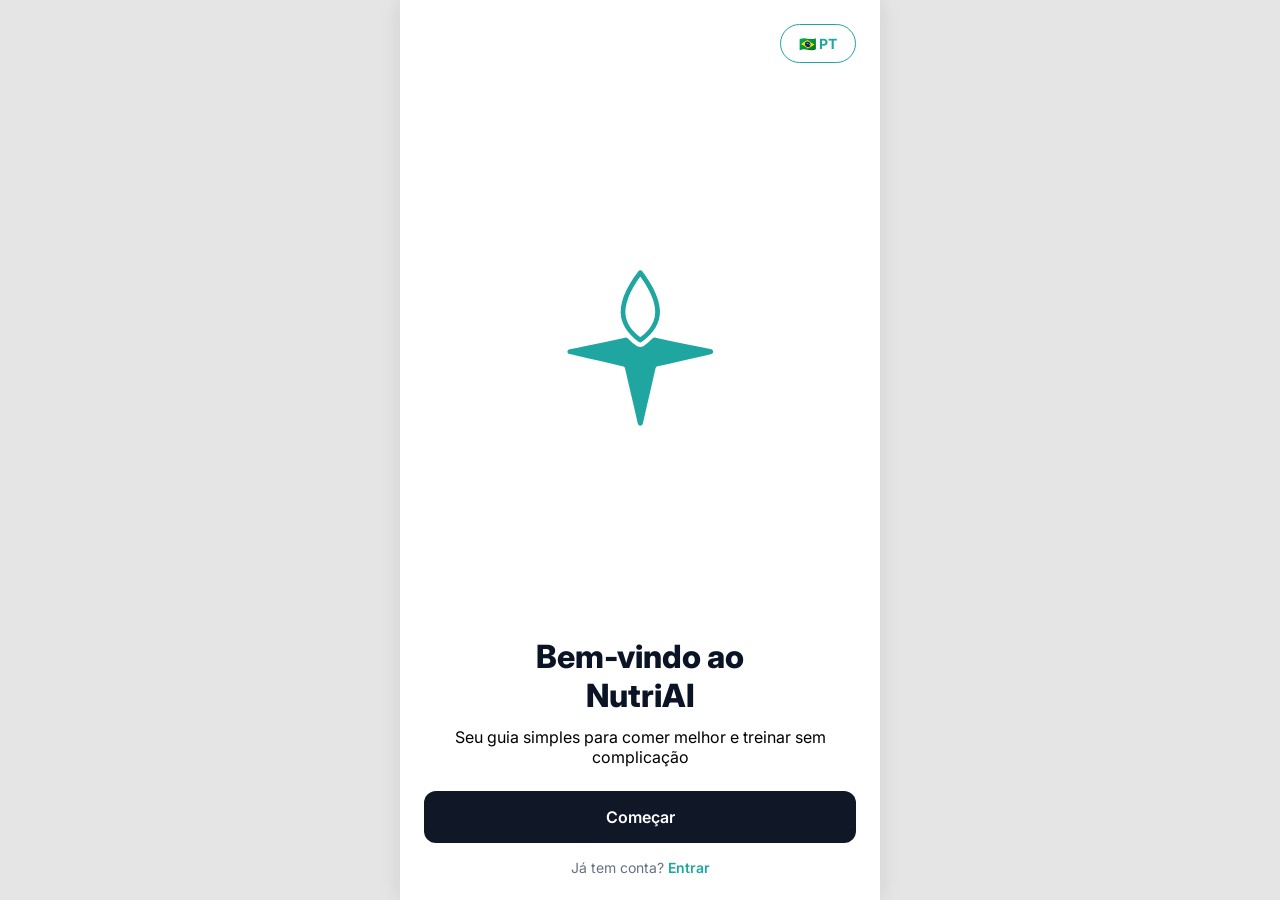
<file: index.html>
<!DOCTYPE html>
<html lang="pt-BR">
<head>
    <meta charset="UTF-8">
    <meta name="viewport" content="width=device-width, initial-scale=1.0">
    <title>NutriAI - Onboarding</title>
    <link rel="stylesheet" href="css/styles.css">
    <link href="https://fonts.googleapis.com/css2?family=Inter:wght@400;600;700;800&display=swap" rel="stylesheet">
</head>
<body>
    <div id="app">
        
       <section id="step-welcome" class="screen active">
            <div class="welcome-header">
                <div class="lang-selector">
                    <button id="lang-btn" class="lang-badge" onclick="toggleLangMenu()">🇧🇷 PT</button>
                    <div id="lang-menu" class="lang-menu hidden">
                        <button onclick="setLanguage('en')">🇺🇸 EN</button>
                        <button onclick="setLanguage('es')">🇪🇸 ES</button>
                        <button onclick="setLanguage('pt')">🇧🇷 PT</button>
                    </div>
                </div>
                
                <div style="margin: 40px 0; display: flex; justify-content: center; flex: 1; align-items: center;">
                    <img src="assets/logo.svg" alt="NutriAI Logo" style="width: 230px; height: auto;">
                </div>
            </div>
            
            <div class="welcome-content">
                <h1 data-i18n="welcome_title">Bem-vindo ao<br>NutriAI</h1>
                <p data-i18n="welcome_subtitle">Seu guia simples para comer melhor e treinar sem complicação</p>
            </div>
            
            <div class="bottom-action">
                <button class="btn-primary" onclick="nextStep('step-quiz-age')" data-i18n="btn_start">Começar</button>
                <p class="login-text"><span data-i18n="already_have_account">Já tem conta?</span> <a href="login.html" data-i18n="login">Entrar</a></p>
            </div>
        </section>

        <section id="step-quiz-age" class="screen">
            <div class="top-bar">
                <button class="icon-btn back-btn" onclick="nextStep('step-welcome')">←</button>
                <div class="progress-bar"><div class="progress" style="width: 8%;"></div></div>
            </div>
            <div class="content-wrapper" style="display: flex; flex-direction: column; align-items: center;">
                <h2 data-i18n="quiz_age_title">Qual é a sua idade?</h2>
                <p class="subtitle" data-i18n="quiz_age_subtitle">Isso nos ajuda a calcular suas necessidades calóricas diárias.</p>
                <div class="picker-container">
                    <div class="picker-frame"></div> 
                    <div class="scroll-picker" id="age-picker"></div>
                </div>
            </div>
            <div class="bottom-action">
                <button class="btn-primary" onclick="saveAgeAndNext()" data-i18n="btn_continue">Continuar</button>
            </div>
        </section>

        <section id="step-quiz-weight" class="screen">
            <div class="top-bar">
                <button class="icon-btn back-btn" onclick="nextStep('step-quiz-age')">←</button>
                <div class="progress-bar"><div class="progress" style="width: 16%;"></div></div>
            </div>
            <div class="content-wrapper" style="display: flex; flex-direction: column; align-items: center;">
                <h2 data-i18n="quiz_weight_title">Qual é o seu peso atual?</h2>
                <p class="subtitle" data-i18n="quiz_weight_subtitle">Usaremos para calcular suas porções ideais e ajustar seu plano de treino.</p>
                <div class="weight-display">
                    <span id="weight-value">70</span><span class="weight-unit" id="weight-unit-label">kg</span>
                </div>
                <div class="ruler-container">
                    <div class="ruler-pointer"></div>
                    <div class="scroll-ruler" id="weight-picker"></div>
                </div>
                <div class="unit-toggle">
                    <button class="unit-btn active" onclick="setWeightUnit('kg')" id="btn-weight-kg">kg</button>
                    <button class="unit-btn" onclick="setWeightUnit('lbs')" id="btn-weight-lbs">lbs</button>
                </div>
            </div>
            <div class="bottom-action">
                <button class="btn-primary" onclick="saveWeightAndNext()" data-i18n="btn_continue">Continuar</button>
            </div>
        </section>

        <section id="step-quiz-height" class="screen">
            <div class="top-bar">
                <button class="icon-btn back-btn" onclick="nextStep('step-quiz-weight')">←</button>
                <div class="progress-bar"><div class="progress" style="width: 24%;"></div></div>
            </div>
            <div class="content-wrapper">
                <h2 data-i18n="quiz_height_title">Qual é a sua altura?</h2>
                <p class="subtitle" data-i18n="quiz_height_subtitle">Usaremos para calcular suas porções ideais e ajustar seu plano de treino.</p>
                <div class="height-layout">
                    <div class="height-unit-toggle">
                        <button class="v-unit-btn active" onclick="setHeightUnit('cm')" id="btn-height-cm">cm</button>
                        <button class="v-unit-btn" onclick="setHeightUnit('ft')" id="btn-height-ft">ft</button>
                    </div>
                    <div class="height-display">
                        <span id="height-value">160</span><span class="height-unit-label" id="height-unit-label">cm</span>
                    </div>
                    <div class="v-ruler-container">
                        <div class="v-ruler-pointer"></div>
                        <div class="scroll-v-ruler" id="height-picker"></div>
                    </div>
                </div>
            </div>
            <div class="bottom-action">
                <button class="btn-primary" onclick="saveHeightAndNext()" data-i18n="btn_continue">Continuar</button>
            </div>
        </section>

        <section id="step-quiz-gender" class="screen">
            <div class="top-bar">
                <button class="icon-btn back-btn" onclick="nextStep('step-quiz-height')">←</button>
                <div class="progress-bar"><div class="progress" style="width: 32%;"></div></div>
            </div>
            <div class="content-wrapper">
                <h2 data-i18n="quiz_gender_title">Qual é o seu gênero?</h2>
                <p class="subtitle" data-i18n="quiz_gender_subtitle">Ajuda a personalizar suas necessidades nutricionais e plano de treino.</p>
                <div class="options-group">
                    <label class="option-card">
                        <input type="radio" name="gender" value="masculino">
                        <div class="card-icon-content">
                            <span class="emoji-icon bg-blue">👦</span>
                            <span class="card-content" data-i18n="gender_male">Masculino</span>
                        </div>
                        <div class="radio-indicator"></div>
                    </label>
                    <label class="option-card">
                        <input type="radio" name="gender" value="feminino">
                        <div class="card-icon-content">
                            <span class="emoji-icon bg-pink">👩</span>
                            <span class="card-content" data-i18n="gender_female">Feminino</span>
                        </div>
                        <div class="radio-indicator"></div>
                    </label>
                    <label class="option-card selected">
                        <input type="radio" name="gender" value="outro" checked>
                        <div class="card-icon-content">
                            <span class="emoji-icon bg-yellow">😶</span>
                            <span class="card-content" data-i18n="gender_other">Prefiro não dizer</span>
                        </div>
                        <div class="radio-indicator"></div>
                    </label>
                </div>
            </div>
            <div class="bottom-action">
                <button class="btn-primary" onclick="saveGenderAndNext()" data-i18n="btn_continue">Continuar</button>
            </div>
        </section>

        <section id="step-quiz-objective" class="screen">
            <div class="top-bar">
                <button class="icon-btn back-btn" onclick="nextStep('step-quiz-gender')">←</button>
                <div class="progress-bar"><div class="progress" style="width: 40%;"></div></div>
            </div>
            <div class="content-wrapper">
                <h2 data-i18n="quiz_objective_title">Qual é o seu objetivo?</h2>
                <p class="subtitle" data-i18n="quiz_objective_subtitle">Vamos criar um plano focado no seu resultado.</p>
                <div class="options-group">
                    <label class="option-card">
                        <input type="radio" name="objective" value="perder">
                        <span class="card-content" data-i18n="obj_lose">Perder peso</span>
                        <div class="radio-indicator"></div>
                    </label>
                    <label class="option-card">
                        <input type="radio" name="objective" value="ganhar">
                        <span class="card-content" data-i18n="obj_gain">Ganhar massa muscular</span>
                        <div class="radio-indicator"></div>
                    </label>
                    <label class="option-card">
                        <input type="radio" name="objective" value="manter">
                        <span class="card-content" data-i18n="obj_maintain">Manter peso</span>
                        <div class="radio-indicator"></div>
                    </label>
                    <label class="option-card selected">
                        <input type="radio" name="objective" value="performance" checked>
                        <span class="card-content" data-i18n="obj_perform">Melhorar performance</span>
                        <div class="radio-indicator"></div>
                    </label>
                </div>
            </div>
            <div class="bottom-action">
                <button class="btn-primary" onclick="saveObjectiveAndNext()" data-i18n="btn_continue">Continuar</button>
            </div>
        </section>

        <section id="step-quiz-routine" class="screen">
            <div class="top-bar">
                <button class="icon-btn back-btn" onclick="nextStep('step-quiz-objective')">←</button>
                <div class="progress-bar"><div class="progress" style="width: 48%;"></div></div>
            </div>
            <div class="content-wrapper">
                <h2 data-i18n="quiz_routine_title">Como está sua rotina hoje?</h2>
                <p class="subtitle" data-i18n="quiz_routine_subtitle">Isso define quantas calorias você precisa.</p>
                <div class="options-group">
                    <label class="option-card">
                        <input type="radio" name="routine" value="sedentary">
                        <div class="card-text">
                            <span class="card-content" data-i18n="routine_sedentary">Sedentário</span>
                            <span class="card-description" data-i18n="routine_sedentary_desc">Pouco ou nenhum exercício</span>
                        </div>
                        <div class="radio-indicator"></div>
                    </label>
                    <label class="option-card">
                        <input type="radio" name="routine" value="light">
                        <div class="card-text">
                            <span class="card-content" data-i18n="routine_light">Levemente ativo</span>
                            <span class="card-description" data-i18n="routine_light_desc">Exercício leve 1-3 dias/sem</span>
                        </div>
                        <div class="radio-indicator"></div>
                    </label>
                    <label class="option-card">
                        <input type="radio" name="routine" value="moderate">
                        <div class="card-text">
                            <span class="card-content" data-i18n="routine_moderate">Moderadamente ativo</span>
                            <span class="card-description" data-i18n="routine_moderate_desc">Esportes 3-5 dias/sem</span>
                        </div>
                        <div class="radio-indicator"></div>
                    </label>
                    <label class="option-card selected">
                        <input type="radio" name="routine" value="active" checked>
                        <div class="card-text">
                            <span class="card-content" data-i18n="routine_active">Muito ativo</span>
                            <span class="card-description" data-i18n="routine_active_desc">Exercício pesado 6-7 dias/sem</span>
                        </div>
                        <div class="radio-indicator"></div>
                    </label>
                </div>
            </div>
            <div class="bottom-action">
                <button class="btn-primary" onclick="saveRoutineAndNext()" data-i18n="btn_continue">Continuar</button>
            </div>
        </section>

        <section id="step-quiz-workouts" class="screen">
            <div class="top-bar">
                <button class="icon-btn back-btn" onclick="nextStep('step-quiz-routine')">←</button>
                <div class="progress-bar"><div class="progress" style="width: 56%;"></div></div>
            </div>
            <div class="content-wrapper">
                <h2 data-i18n="quiz_workouts_title">Quantas vezes por semana você consegue treinar?</h2>
                <p class="subtitle" data-i18n="quiz_workouts_subtitle">Considere o que é realista para você.</p>
                <div class="options-group">
                    <label class="option-card selected">
                        <input type="radio" name="workouts" value="1_2" checked>
                        <span class="card-content" data-i18n="workouts_1_2">1–2 vezes</span>
                        <div class="radio-indicator"></div>
                    </label>
                    <label class="option-card">
                        <input type="radio" name="workouts" value="3">
                        <span class="card-content" data-i18n="workouts_3">3 vezes</span>
                        <div class="radio-indicator"></div>
                    </label>
                    <label class="option-card">
                        <input type="radio" name="workouts" value="4_5">
                        <span class="card-content" data-i18n="workouts_4_5">4–5 vezes</span>
                        <div class="radio-indicator"></div>
                    </label>
                    <label class="option-card">
                        <input type="radio" name="workouts" value="0">
                        <span class="card-content" data-i18n="workouts_0">Não treino atualmente</span>
                        <div class="radio-indicator"></div>
                    </label>
                </div>
            </div>
            <div class="bottom-action">
                <button class="btn-primary" onclick="saveWorkoutsAndNext()" data-i18n="btn_continue">Continuar</button>
            </div>
        </section>

        <section id="step-quiz-diet" class="screen">
            <div class="top-bar">
                <button class="icon-btn back-btn" onclick="nextStep('step-quiz-workouts')">←</button>
                <div class="progress-bar"><div class="progress" style="width: 64%;"></div></div>
            </div>
            <div class="content-wrapper">
                <h2 data-i18n="quiz_diet_title">Como é sua alimentação hoje?</h2>
                <p class="subtitle" data-i18n="quiz_diet_subtitle">Não existe resposta certa.</p>
                <div class="options-group">
                    <label class="option-card selected">
                        <input type="radio" name="diet" value="irregular" checked>
                        <span class="card-content" data-i18n="diet_irregular">Irregular</span>
                        <div class="radio-indicator"></div>
                    </label>
                    <label class="option-card">
                        <input type="radio" name="diet" value="balanced">
                        <span class="card-content" data-i18n="diet_balanced">Balanceada na maior parte do tempo</span>
                        <div class="radio-indicator"></div>
                    </label>
                    <label class="option-card">
                        <input type="radio" name="diet" value="structured">
                        <span class="card-content" data-i18n="diet_structured">Estruturada</span>
                        <div class="radio-indicator"></div>
                    </label>
                    <label class="option-card">
                        <input type="radio" name="diet" value="none">
                        <span class="card-content" data-i18n="diet_none">Não sigo nenhum padrão</span>
                        <div class="radio-indicator"></div>
                    </label>
                </div>
            </div>
            <div class="bottom-action">
                <button class="btn-primary" onclick="saveDietAndNext()" data-i18n="btn_continue">Continuar</button>
            </div>
        </section>

        <section id="step-quiz-side-effects" class="screen">
            <div class="top-bar">
                <button class="icon-btn back-btn" onclick="nextStep('step-quiz-diet')">←</button>
                <div class="progress-bar"><div class="progress" style="width: 72%;"></div></div>
            </div>
            <div class="content-wrapper">
                <h2 data-i18n="quiz_side_effects_title">Qual efeito colateral você tem mais receio?</h2>
                <p class="subtitle" data-i18n="quiz_side_effects_subtitle">Essas informações ajudam a prevenir desconfortos.</p>
                <div class="options-group">
                    <label class="option-card">
                        <input type="radio" name="side_effects" value="nausea">
                        <span class="card-content" data-i18n="side_effects_nausea">Náusea</span>
                        <div class="radio-indicator"></div>
                    </label>
                    <label class="option-card">
                        <input type="radio" name="side_effects" value="fatigue">
                        <span class="card-content" data-i18n="side_effects_fatigue">Fadiga</span>
                        <div class="radio-indicator"></div>
                    </label>
                    <label class="option-card">
                        <input type="radio" name="side_effects" value="constipation">
                        <span class="card-content" data-i18n="side_effects_constipation">Constipação</span>
                        <div class="radio-indicator"></div>
                    </label>
                    <label class="option-card">
                        <input type="radio" name="side_effects" value="diarrhea">
                        <span class="card-content" data-i18n="side_effects_diarrhea">Diarreia</span>
                        <div class="radio-indicator"></div>
                    </label>
                    <label class="option-card">
                        <input type="radio" name="side_effects" value="headache">
                        <span class="card-content" data-i18n="side_effects_headache">Dor de cabeça</span>
                        <div class="radio-indicator"></div>
                    </label>
                    <label class="option-card">
                        <input type="radio" name="side_effects" value="reflux">
                        <span class="card-content" data-i18n="side_effects_reflux">Refluxo</span>
                        <div class="radio-indicator"></div>
                    </label>
                    <label class="option-card">
                        <input type="radio" name="side_effects" value="loss_of_appetite">
                        <span class="card-content" data-i18n="side_effects_loss_of_appetite">Perda de apetite</span>
                        <div class="radio-indicator"></div>
                    </label>
                    <label class="option-card selected">
                        <input type="radio" name="side_effects" value="none" checked>
                        <span class="card-content" data-i18n="side_effects_none">Nenhum em específico</span>
                        <div class="radio-indicator"></div>
                    </label>
                </div>
            </div>
            <div class="bottom-action">
                <button class="btn-primary" onclick="saveSideEffectsAndNext()" data-i18n="btn_continue">Continuar</button>
            </div>
        </section>

        <section id="step-quiz-motivation" class="screen">
            <div class="top-bar">
                <button class="icon-btn back-btn" onclick="nextStep('step-quiz-side-effects')">←</button>
                <div class="progress-bar"><div class="progress" style="width: 80%;"></div></div>
            </div>
            <div class="content-wrapper">
                <h2 data-i18n="quiz_motivation_title">O que está te levando a iniciar esse processo?</h2>
                <p class="subtitle" data-i18n="quiz_motivation_subtitle">Selecione o principal motivo.</p>
                <div class="options-group">
                    <label class="option-card">
                        <input type="radio" name="motivation" value="body_relation">
                        <span class="card-content" data-i18n="mot_body_relation">Melhorar a relação com meu corpo</span>
                        <div class="radio-indicator"></div>
                    </label>
                    <label class="option-card">
                        <input type="radio" name="motivation" value="energy">
                        <span class="card-content" data-i18n="mot_energy">Ter mais energia no dia a dia</span>
                        <div class="radio-indicator"></div>
                    </label>
                    <label class="option-card">
                        <input type="radio" name="motivation" value="health">
                        <span class="card-content" data-i18n="mot_health">Cuidar da saúde</span>
                        <div class="radio-indicator"></div>
                    </label>
                    <label class="option-card">
                        <input type="radio" name="motivation" value="new_beginning">
                        <span class="card-content" data-i18n="mot_new_beginning">Um novo começo</span>
                        <div class="radio-indicator"></div>
                    </label>
                    <label class="option-card">
                        <input type="radio" name="motivation" value="specific_event">
                        <span class="card-content" data-i18n="mot_specific_event">Um evento específico</span>
                        <div class="radio-indicator"></div>
                    </label>
                    <label class="option-card selected">
                        <input type="radio" name="motivation" value="other" checked>
                        <span class="card-content" data-i18n="mot_other">Outro motivo pessoal</span>
                        <div class="radio-indicator"></div>
                    </label>
                </div>
            </div>
            <div class="bottom-action">
                <button class="btn-primary" onclick="saveMotivationAndNext()" data-i18n="btn_continue">Continuar</button>
            </div>
        </section>

        <section id="step-quiz-pace" class="screen">
            <div class="top-bar">
                <button class="icon-btn back-btn" onclick="nextStep('step-quiz-motivation')">←</button>
                <div class="progress-bar"><div class="progress" style="width: 90%;"></div></div>
            </div>
            <div class="content-wrapper">
                <h2 data-i18n="quiz_pace_title">Qual ritmo você considera adequado?</h2>
                <p class="subtitle" data-i18n="quiz_pace_subtitle">Resultados consistentes tendem a ser progressivos.</p>
                <div class="options-group">
                    <label class="option-card selected">
                        <input type="radio" name="pace" value="gradual" checked>
                        <span class="card-content" data-i18n="pace_gradual">Gradual e sustentável</span>
                        <div class="radio-indicator"></div>
                    </label>
                    <label class="option-card">
                        <input type="radio" name="pace" value="moderate">
                        <span class="card-content" data-i18n="pace_moderate">Moderado</span>
                        <div class="radio-indicator"></div>
                    </label>
                    <label class="option-card">
                        <input type="radio" name="pace" value="unknown">
                        <span class="card-content" data-i18n="pace_unknown">Não sei informar</span>
                        <div class="radio-indicator"></div>
                    </label>
                </div>
            </div>
            <div class="bottom-action">
                <button class="btn-primary" onclick="savePaceAndNext()" data-i18n="btn_continue">Continuar</button>
            </div>
        </section>

        <section id="step-quiz-restrictions" class="screen">
            <div class="top-bar">
                <button class="icon-btn back-btn" onclick="nextStep('step-quiz-pace')">←</button>
                <div class="progress-bar"><div class="progress" style="width: 100%;"></div></div>
            </div>
            <div class="content-wrapper">
                <h2 data-i18n="quiz_restrictions_title">Você tem restrições alimentares?</h2>
                <p class="subtitle" data-i18n="quiz_restrictions_subtitle">Selecione a opção que melhor te descreve.</p>
                <div class="options-group">
                    <label class="option-card selected">
                        <input type="radio" name="restriction" value="none" checked>
                        <span class="card-content" data-i18n="rest_none">Nenhuma restrição</span>
                        <div class="radio-indicator"></div>
                    </label>
                    <label class="option-card">
                        <input type="radio" name="restriction" value="vegetarian">
                        <span class="card-content" data-i18n="rest_vegetarian">Vegetariano</span>
                        <div class="radio-indicator"></div>
                    </label>
                    <label class="option-card">
                        <input type="radio" name="restriction" value="vegan">
                        <span class="card-content" data-i18n="rest_vegan">Vegano</span>
                        <div class="radio-indicator"></div>
                    </label>
                    <div class="allergy-wrapper" style="margin-top: 12px;">
                        <div class="option-card alert-card" id="btn-allergy-toggle" onclick="toggleAllergy()">
                            <div class="card-icon-content text-danger">
                                <svg width="20" height="20" viewBox="0 0 24 24" fill="none" stroke="currentColor" stroke-width="2" stroke-linecap="round" stroke-linejoin="round"><path d="M10.29 3.86L1.82 18a2 2 0 0 0 1.71 3h16.94a2 2 0 0 0 1.71-3L13.71 3.86a2 2 0 0 0-3.42 0z"></path><line x1="12" y1="9" x2="12" y2="13"></line><line x1="12" y1="17" x2="12.01" y2="17"></line></svg>
                                <span class="card-content" data-i18n="rest_allergies" style="color: inherit;">Tenho alergias</span>
                            </div>
                            <span class="text-danger" id="allergy-icon" style="font-size: 24px; line-height: 0.5; font-weight: 400;">＋</span>
                        </div>
                        <div class="allergy-content hidden" id="allergy-content" style="margin-top: 12px;">
                            <textarea id="allergy-text" class="alert-textarea" placeholder="Quais alergias? Ex: Amendoim, Camarão, Intolerância à lactose..." data-i18n-placeholder="rest_allergies_placeholder"></textarea>
                            <p class="warning-text text-danger" data-i18n="rest_allergies_warning">ESSES ALIMENTOS SERÃO COMPLETAMENTE REMOVIDOS DO SEU PLANO.</p>
                        </div>
                    </div>
                </div>
            </div>
            <div class="bottom-action">
                <button class="btn-primary" onclick="saveRestrictionsAndNext()" data-i18n="btn_continue">Continuar</button>
            </div>
        </section>

        <section id="step-register" class="screen">
            <div class="top-bar">
                <button class="icon-btn back-btn" onclick="nextStep('step-paywall')">←</button>
                <div class="progress-bar"><div class="progress" style="width: 100%;"></div></div>
            </div>
            <div class="content-wrapper" style="display: flex; flex-direction: column; align-items: center; justify-content: center; text-align: center;">
                <h2 data-i18n="register_title">Quase lá! 🎉</h2>
                <p class="subtitle" data-i18n="register_subtitle">Crie sua conta para salvar seu progresso e receber seu plano personalizado.</p>
                
                <form id="register-form" action="Controller/api.php?action=register" method="POST" style="width: 100%; margin-top: 20px;">
                    <div class="input-group" style="display: flex; flex-direction: column; gap: 15px;">
                        <input type="text" name="nome" placeholder="Seu nome completo" required class="form-control" style="padding: 16px; border-radius: 12px; border: 1.5px solid #E5E7EB; font-size: 16px; width: 100%; box-sizing: border-box; outline: none; transition: border-color 0.2s;">
                        <input type="email" name="email" placeholder="seuemail@exemplo.com" required class="form-control" style="padding: 16px; border-radius: 12px; border: 1.5px solid #E5E7EB; font-size: 16px; width: 100%; box-sizing: border-box; outline: none; transition: border-color 0.2s;">
                        <input type="password" name="senha" placeholder="Mínimo 6 caracteres" required class="form-control" style="padding: 16px; border-radius: 12px; border: 1.5px solid #E5E7EB; font-size: 16px; width: 100%; box-sizing: border-box; outline: none; transition: border-color 0.2s;">
                    </div>
                </form>
            </div>
            <div class="bottom-action">
                <button class="btn-primary" onclick="document.getElementById('register-form').submit()" data-i18n="btn_register">Criar Minha Conta</button>
            </div>
        </section>

        <section id="step-paywall" class="screen paywall-bg">
            <div class="top-bar">
                <button class="icon-btn back-btn text-white" onclick="nextStep('step-quiz-restrictions')">✕</button>
            </div>
            <div class="paywall-content">
                <div class="paywall-card">
                    <h2 data-i18n="paywall_title">Monitore diariamente cada dose</h2>
                    <h3 class="price"><span data-i18n="price_value">R$ 12,49 /mês</span> <span class="light-price" data-i18n="price_weekly">(R$ 3,12/semana)</span></h3>
                    <button class="btn-primary btn-unlock" onclick="nextStep('step-register')" data-i18n="btn_start_journey_lock">COMEÇAR MINHA JORNADA 🔒</button>
                    <a href="#" class="view-plans" onclick="togglePlansModal()" data-i18n="view_plans">VER OS PLANOS</a>
                    <div class="legal-links">
                        <span data-i18n="terms">Termos</span> • <span data-i18n="privacy">Privacidade</span> • <span data-i18n="restore">Restaurar</span>
                    </div>
                </div>
            </div>

            <div id="plans-modal" class="plans-modal hidden">
                <div class="plans-modal-backdrop" onclick="togglePlansModal()"></div>
                <div class="plans-modal-content">
                    <button class="close-plans-btn" onclick="togglePlansModal()">✕</button>
                    <div class="plans-options-container">
                        <label class="plan-option selected">
                            <div class="plan-badge" data-i18n="save_50">ECONOMIZE 50%</div>
                            <input type="radio" name="plan" value="annual" checked>
                            <div class="plan-left">
                                <div class="plan-radio"></div>
                                <span class="plan-title" data-i18n="plan_annual">Plano anual</span>
                            </div>
                            <div class="plan-right">
                                <span class="plan-price-value" data-i18n="price_annual_monthly">R$ 12,49</span>
                                <span class="plan-price-period" data-i18n="per_month">por mês</span>
                            </div>
                        </label>
                        <label class="plan-option">
                            <input type="radio" name="plan" value="monthly">
                            <div class="plan-left">
                                <div class="plan-radio"></div>
                                <span class="plan-title" data-i18n="plan_monthly">Plano mensal</span>
                            </div>
                            <div class="plan-right">
                                <span class="plan-price-value" data-i18n="price_monthly_monthly">R$ 24,90</span>
                                <span class="plan-price-period" data-i18n="per_month">por mês</span>
                            </div>
                        </label>
                    </div>
                    <button class="btn-primary btn-unlock" onclick="nextStep('step-register')" data-i18n="btn_start_journey_lock">COMEÇAR MINHA JORNADA 🔒</button>
                </div>
            </div>
        </section>

    </div>

    <script src="js/JavaScript.js"></script>
</body>
</html>
</file>
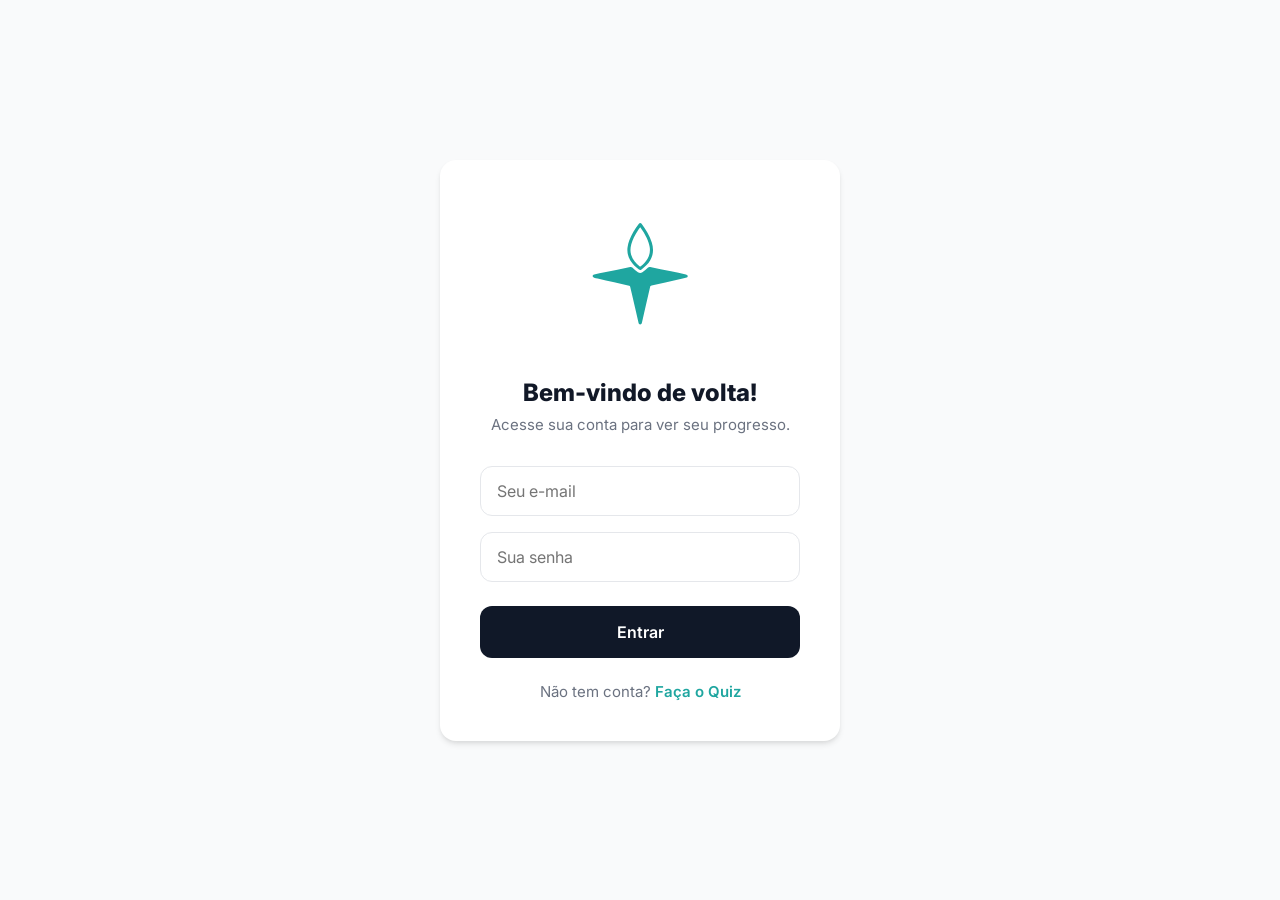
<file: app.html>
<!DOCTYPE html>
<html lang="pt-BR">

<head>
    <meta charset="UTF-8">
    <meta name="viewport" content="width=device-width, initial-scale=1.0, maximum-scale=1.0, user-scalable=no">
    <title>NutriAI - App</title>
    <link rel="stylesheet" href="css/app.css">
    <link rel="stylesheet" href="css/dashboard.css">
    <link rel="stylesheet" href="css/workout.css">
    <link rel="stylesheet" href="css/scanner.css">
    <link rel="stylesheet" href="css/progress.css">
    <link rel="stylesheet" href="css/diet.css">
    <link rel="stylesheet" href="css/recentes.css">
    <link rel="stylesheet" href="css/profile.css">
    <link href="https://fonts.googleapis.com/css2?family=Inter:wght@400;600;700;800&display=swap" rel="stylesheet">
</head>

<body>
    <script>
        // Função para realizar logout de forma limpa e segura
        function logoutUser() {
            localStorage.clear();
            sessionStorage.clear();
            window.location.href = 'Controller/api.php?action=logout';
        }

        // Função para exclusão completa da conta do usuário
        function deleteAccount() {
            if (confirm('Tem certeza de que deseja excluir permanentemente sua conta e todos os seus dados? Esta ação não pode ser desfeita.')) {
                fetch('Controller/api.php?action=delete_account')
                    .then(res => res.json())
                    .then(data => {
                        if (data.status === 'success') {
                            localStorage.clear();
                            sessionStorage.clear();
                            alert('Sua conta foi excluída com sucesso.');
                            window.location.href = 'index.html';
                        } else {
                            alert('Erro ao excluir conta: ' + (data.message || 'Erro desconhecido.'));
                        }
                    })
                    .catch(err => {
                        console.error(err);
                        alert('Erro ao conectar ao servidor para excluir conta.');
                    });
            }
        }

        // Verificação de autenticação no servidor
        fetch('Controller/api.php?action=session')
            .then(res => res.json())
            .then(data => {
                if (!data.logged_in) {
                    window.location.href = 'login.html?error=NãoAutenticado';
                } else {
                    document.getElementById('header-user-name').textContent = data.nome;
                    // Sincronizar dados iniciais
                    fetch('Controller/api.php?action=sync')
                        .then(res => res.json())
                        .then(syncData => {
                            if (syncData.status === 'success' && syncData.data) {
                                // Se o banco possui dados para este usuário, carregamos
                                if (Object.keys(syncData.data).length > 0) {
                                    // Limpar dados locais anteriores de outros usuários (preservando idioma/tema)
                                    const savedLang = localStorage.getItem('fitguide_user_lang');
                                    const savedTheme = localStorage.getItem('fitguide_theme');
                                    localStorage.clear();
                                    if (savedLang) localStorage.setItem('fitguide_user_lang', savedLang);
                                    if (savedTheme) localStorage.setItem('fitguide_theme', savedTheme);

                                    for (const [key, value] of Object.entries(syncData.data)) {
                                        // Use original setItem para não causar loop
                                        Storage.prototype.setItem.call(localStorage, key, JSON.stringify(value));
                                    }
                                } else {
                                    // Se o banco está vazio (novo usuário), enviamos o onboarding inicial do localStorage
                                    for (let i = 0; i < localStorage.length; i++) {
                                        const key = localStorage.key(i);
                                        if (key && (key.startsWith('fitguide_') || key.startsWith('diet_'))) {
                                            const value = localStorage.getItem(key);
                                            let parsedValue = value;
                                            try { parsedValue = JSON.parse(value); } catch (e) { }

                                            fetch('Controller/api.php?action=sync', {
                                                method: 'POST',
                                                headers: { 'Content-Type': 'application/json' },
                                                body: JSON.stringify({ key: key, value: parsedValue })
                                            });
                                        }
                                    }
                                }

                                // Recarregar a página se houve sincronização pela primeira vez na sessão
                                if (!sessionStorage.getItem('synced_once')) {
                                    sessionStorage.setItem('synced_once', 'true');
                                    window.location.reload();
                                }
                            }
                        });

                    // Sobrescrever localStorage.setItem para salvar no banco SQLite automaticamente!
                    const originalSetItem = localStorage.setItem;
                    localStorage.setItem = function (key, value) {
                        originalSetItem.apply(this, arguments);

                        // Apenas salvar chaves específicas do aplicativo
                        if (key.startsWith('fitguide_') || key.startsWith('diet_')) {
                            let parsedValue = value;
                            try { parsedValue = JSON.parse(value); } catch (e) { }

                            fetch('Controller/api.php?action=sync', {
                                method: 'POST',
                                headers: { 'Content-Type': 'application/json' },
                                body: JSON.stringify({ key: key, value: parsedValue })
                            });
                        }
                    };
                }
            })
            .catch(() => {
                window.location.href = 'login.html';
            });
    </script>
    <div id="app-container">

        <div id="fab-overlay" class="fab-overlay" onclick="toggleFabMenu()"></div>

        <div id="fab-menu" class="fab-menu">
            <button class="fab-action-btn" onclick="handleFabAction('search')">.
                <svg width="22" height="22" viewBox="0 0 24 24" fill="none" stroke="white" stroke-width="2"
                    stroke-linecap="round" stroke-linejoin="round">
                    <circle cx="11" cy="11" r="8"></circle>
                    <line x1="21" y1="21" x2="16.65" y2="16.65"></line>
                </svg>
            </button>
            <button class="fab-action-btn" onclick="handleFabAction('manual')">
                <svg width="22" height="22" viewBox="0 0 24 24" fill="none" stroke="white" stroke-width="2"
                    stroke-linecap="round" stroke-linejoin="round">
                    <path d="M12 20h9"></path>
                    <path d="M16.5 3.5a2.121 2.121 0 0 1 3 3L7 19l-4 1 1-4L16.5 3.5z"></path>
                </svg>
            </button>
            <button class="fab-action-btn" onclick="handleFabAction('camera')">
                <svg width="22" height="22" viewBox="0 0 24 24" fill="none" stroke="white" stroke-width="2"
                    stroke-linecap="round" stroke-linejoin="round">
                    <path d="M23 19a2 2 0 0 1-2 2H3a2 2 0 0 1-2-2V8a2 2 0 0 1 2-2h4l2-3h6l2 3h4a2 2 0 0 1 2 2z"></path>
                    <circle cx="12" cy="13" r="4"></circle>
                </svg>
            </button>
        </div>

        <main id="main-content">

            <section id="tab-dashboard" class="app-screen active">

                <header class="dash-header">
                    <div class="header-brand">
                        <img src="assets/logo.svg" alt="NutriAI" class="app-logo">
                        <h2>Olá, <span id="header-user-name">Usuário</span>!</h2>
                    </div>
                    <div class="streak-badge">
                        <span>🔥</span> 0
                    </div>
                </header>

                <div class="date-scroller" id="date-scroller">
                </div>

                <div class="carousel-container">
                    <div class="carousel-track" id="stats-carousel">

                        <div class="carousel-slide">
                            <div class="cal-main-card">
                                <div class="cal-text">
                                    <span class="cal-number" id="dash-cal-val">2306</span>
                                    <span class="cal-label">Calorias rest.</span>
                                </div>
                                <div class="cal-ring-container">
                                    <svg class="circular-chart-large" viewBox="0 0 80 80">
                                        <circle class="circle-bg" cx="40" cy="40" r="34" stroke-width="8"></circle>
                                        <circle class="circle-progress" id="dash-cal-ring" cx="40" cy="40" r="34"
                                            stroke-width="8" stroke="#111827"></circle>
                                    </svg>
                                    <div class="cal-ring-inner">
                                        <svg width="20" height="20" viewBox="0 0 24 24" fill="none"
                                            stroke="currentColor" stroke-width="2" stroke-linecap="round"
                                            stroke-linejoin="round">
                                            <path
                                                d="M8.5 14.5A2.5 2.5 0 0011 12c0-1.38-.5-2-1-3-1.072-2.143-.224-4.054 2-6 .5 2.5 2 4.9 4 6.5 2 1.6 3 3.5 3 5.5a7 7 0 11-14 0c0-1.153.433-2.294 1-3a2.5 2.5 0 002.5 2.5z">
                                            </path>
                                        </svg>
                                    </div>
                                </div>
                            </div>

                            <div class="macros-grid">
                                <div class="macro-min-card">
                                    <span class="macro-val" id="dash-prot-val">129g</span>
                                    <span class="macro-lbl">Proteínas rest.</span>
                                    <div class="macro-icon-wrapper">
                                        <svg class="circular-chart" viewBox="0 0 44 44">
                                            <circle class="circle-bg" cx="22" cy="22" r="18"></circle>
                                            <circle class="circle-progress" id="dash-prot-ring" cx="22" cy="22" r="18"
                                                stroke="#EF4444"></circle>
                                        </svg>
                                        <div class="macro-icon-inner bg-red-light">🍗</div>
                                    </div>
                                </div>
                                <div class="macro-min-card">
                                    <span class="macro-val" id="dash-carb-val">303g</span>
                                    <span class="macro-lbl">Carbos rest.</span>
                                    <div class="macro-icon-wrapper">
                                        <svg class="circular-chart" viewBox="0 0 44 44">
                                            <circle class="circle-bg" cx="22" cy="22" r="18"></circle>
                                            <circle class="circle-progress" id="dash-carb-ring" cx="22" cy="22" r="18"
                                                stroke="#F59E0B"></circle>
                                        </svg>
                                        <div class="macro-icon-inner bg-yellow-light">🌾</div>
                                    </div>
                                </div>
                                <div class="macro-min-card">
                                    <span class="macro-val" id="dash-fat-val">64g</span>
                                    <span class="macro-lbl">Gorduras rest.</span>
                                    <div class="macro-icon-wrapper">
                                        <svg class="circular-chart" viewBox="0 0 44 44">
                                            <circle class="circle-bg" cx="22" cy="22" r="18"></circle>
                                            <circle class="circle-progress" id="dash-fat-ring" cx="22" cy="22" r="18"
                                                stroke="#3B82F6"></circle>
                                        </svg>
                                        <div class="macro-icon-inner bg-blue-light">🥑</div>
                                    </div>
                                </div>
                            </div>
                        </div>

                        <div class="carousel-slide">
                            <div class="macros-grid">
                                <div class="macro-min-card">
                                    <span class="macro-val" id="dash-fib-val">38g</span>
                                    <span class="macro-lbl">Fibras rest.</span>
                                    <div class="macro-icon-wrapper">
                                        <svg class="circular-chart" viewBox="0 0 44 44">
                                            <circle class="circle-bg" cx="22" cy="22" r="18"></circle>
                                            <circle class="circle-progress" id="dash-fib-ring" cx="22" cy="22" r="18"
                                                stroke="#A855F7"></circle>
                                        </svg>
                                        <div class="macro-icon-inner bg-purple-light">🫐</div>
                                    </div>
                                </div>
                                <div class="macro-min-card">
                                    <span class="macro-val" id="dash-sug-val">87g</span>
                                    <span class="macro-lbl">Açúcar rest.</span>
                                    <div class="macro-icon-wrapper">
                                        <svg class="circular-chart" viewBox="0 0 44 44">
                                            <circle class="circle-bg" cx="22" cy="22" r="18"></circle>
                                            <circle class="circle-progress" id="dash-sug-ring" cx="22" cy="22" r="18"
                                                stroke="#EC4899"></circle>
                                        </svg>
                                        <div class="macro-icon-inner bg-pink-light">🥄</div>
                                    </div>
                                </div>
                                <div class="macro-min-card">
                                    <span class="macro-val" id="dash-sod-val">2300mg</span>
                                    <span class="macro-lbl">Sódio rest.</span>
                                    <div class="macro-icon-wrapper">
                                        <svg class="circular-chart" viewBox="0 0 44 44">
                                            <circle class="circle-bg" cx="22" cy="22" r="18"></circle>
                                            <circle class="circle-progress" id="dash-sod-ring" cx="22" cy="22" r="18"
                                                stroke="#F97316"></circle>
                                        </svg>
                                        <div class="macro-icon-inner bg-orange-light">🧂</div>
                                    </div>
                                </div>
                            </div>
                            <div class="health-score-card">
                                <div class="health-header">
                                    <h4>Health score</h4><span>0/10</span>
                                </div>
                                <div class="health-bar">
                                    <div class="health-fill" style="width: 0%;"></div>
                                </div>
                                <p class="health-desc">Carbos e gorduras estão no caminho certo. Você está com poucas
                                    calorias e proteínas.</p>
                            </div>
                        </div>

                        <div class="carousel-slide">
                            <div class="activity-grid">
                                <div class="activity-card">
                                    <div class="act-header"><span class="act-number">0</span><span
                                            class="act-total">/10000</span></div><span class="act-label">Passos
                                        Hoje</span>
                                </div>
                                <div class="activity-card right-card">
                                    <div class="burned-header"><span>🔥</span><span class="act-number">0</span></div>
                                    <span class="act-label">Calorias gastas</span>
                                </div>
                            </div>
                            <div class="water-card">
                                <div class="water-left">
                                    <div class="water-icon-large">💧</div>
                                    <div class="water-info">
                                        <h4>Água</h4><span id="water-amount">0 ml</span>
                                    </div>
                                </div>
                                <div class="water-controls"><button class="circle-btn"
                                        onclick="updateWater(-250)">-</button><button class="circle-btn btn-dark"
                                        onclick="updateWater(250)">+</button></div>
                            </div>
                        </div>
                    </div>

                    <div class="carousel-indicators" id="carousel-dots">
                        <span class="dot active"></span><span class="dot"></span><span class="dot"></span>
                    </div>
                </div>

                <div id="dashboard-bottom-area" style="padding: 0 24px 24px 24px; margin-top: 24px;">

                    <div id="slide-sugestoes">
                        <div class="section-header-row" style="margin-top: 0;">
                            <h3 class="section-title">Sugestões do dia</h3>
                            <span class="link-action" style="cursor: pointer;"
                                onclick="switchTab('tab-diet', document.getElementById('nav-diet'))">VER MAIS</span>
                        </div>

                        <div class="suggestions-stack-container" id="suggestions-stack">
                        </div>
                    </div>

                </div>
            </section>

            <section id="tab-workout" class="app-screen">

                <header class="app-header">
                    <h2>Meus Treinos</h2>
                    <button class="icon-btn">
                        <svg width="24" height="24" viewBox="0 0 24 24" fill="none" stroke="currentColor"
                            stroke-width="2" stroke-linecap="round" stroke-linejoin="round">
                            <circle cx="12" cy="12" r="3"></circle>
                            <path
                                d="M19.4 15a1.65 1.65 0 0 0 .33 1.82l.06.06a2 2 0 0 1 0 2.83 2 2 0 0 1-2.83 0l-.06-.06a1.65 1.65 0 0 0-1.82-.33 1.65 1.65 0 0 0-1 1.51V21a2 2 0 0 1-2 2 2 2 0 0 1-2-2v-.09A1.65 1.65 0 0 0 9 19.4a1.65 1.65 0 0 0-1.82.33l-.06.06a2 2 0 0 1-2.83 0 2 2 0 0 1 0-2.83l.06-.06a1.65 1.65 0 0 0 .33-1.82 1.65 1.65 0 0 0-1.51-1H3a2 2 0 0 1-2-2 2 2 0 0 1 2-2h.09A1.65 1.65 0 0 0 4.6 9a1.65 1.65 0 0 0-.33-1.82l-.06-.06a2 2 0 0 1 0-2.83 2 2 0 0 1 2.83 0l.06.06a1.65 1.65 0 0 0 1.82.33H9a1.65 1.65 0 0 0 1-1.51V3a2 2 0 0 1 2-2 2 2 0 0 1 2 2v.09a1.65 1.65 0 0 0 1 1.51 1.65 1.65 0 0 0 1.82-.33l.06-.06a2 2 0 0 1 2.83 0 2 2 0 0 1 0 2.83l-.06.06a1.65 1.65 0 0 0-.33 1.82V9a1.65 1.65 0 0 0 1.51 1H21a2 2 0 0 1 2 2 2 2 0 0 1-2 2h-.09a1.65 1.65 0 0 0-1.51 1z">
                            </path>
                        </svg>
                    </button>
                </header>

                <div class="date-scroller" id="workout-date-scroller">
                </div>

                <div class="screen-body">

                    <div class="workout-carousel-container">
                        <div class="workout-carousel-track" id="workout-hero-carousel">

                            <div class="workout-carousel-slide">
                                <div class="workout-hero-card">
                                    <div class="hero-top">
                                        <span class="ai-badge">✨ Feito sob medida (IA)</span>
                                    </div>
                                    <h3 class="hero-title">Peito, Ombros e Tríceps</h3>
                                    <div class="hero-details">
                                        <span>⏱ 45 min</span>
                                        <span class="dot-separator">•</span>
                                        <span>🔥 Alta intensidade</span>
                                    </div>
                                    <button class="btn-start-workout">COMEÇAR TREINO</button>
                                </div>
                            </div>

                            <div class="workout-carousel-slide">
                                <div class="workout-hero-card generate-card" onclick="openGenerateModal()">
                                    <div class="hero-top">
                                        <span class="ai-badge dark-badge">🤖 Inteligência Artificial</span>
                                    </div>
                                    <h3 class="hero-title" style="color: var(--text-dark);">Gerar Novo Treino</h3>
                                    <div class="hero-details" style="color: var(--text-muted); margin-bottom: 20px;">
                                        <span>Crie uma nova rotina baseada na sua semana</span>
                                    </div>
                                    <button class="btn-start-workout btn-dark-outline">CONFIGURAR PARÂMETROS</button>
                                </div>
                            </div>

                        </div>

                        <div class="carousel-indicators" id="workout-carousel-dots">
                            <span class="dot active"></span>
                            <span class="dot"></span>
                        </div>
                    </div>

                    <div class="section-header-row">
                        <h3 class="section-title">Exercícios (4)</h3>
                    </div>

                    <div class="exercise-list-container">
                        <div class="exercise-card">
                            <div class="ex-image-box">
                                <svg width="24" height="24" viewBox="0 0 24 24" fill="none" stroke="currentColor"
                                    stroke-width="2" stroke-linecap="round" stroke-linejoin="round">
                                    <path d="M6.5 6.5h11M6.5 17.5h11M5 4v16M19 4v16M9 9h6v6H9z"></path>
                                </svg>
                            </div>
                            <div class="ex-info">
                                <h4>Supino Reto com Halteres</h4>
                                <p>3 séries • 10 a 12 reps</p>
                            </div>
                            <button class="ex-action-btn" onclick="openSwapModal(this, 'Peitoral')">
                                <svg width="20" height="20" viewBox="0 0 24 24" fill="none" stroke="currentColor"
                                    stroke-width="2" stroke-linecap="round" stroke-linejoin="round">
                                    <path d="M17 3l4 4-4 4"></path>
                                    <path d="M3 7h18"></path>
                                    <path d="M7 21l-4-4 4-4"></path>
                                    <path d="M21 17H3"></path>
                                </svg>
                            </button>
                        </div>

                        <div class="exercise-card">
                            <div class="ex-image-box">
                                <svg width="24" height="24" viewBox="0 0 24 24" fill="none" stroke="currentColor"
                                    stroke-width="2" stroke-linecap="round" stroke-linejoin="round">
                                    <path d="M6.5 6.5h11M6.5 17.5h11M5 4v16M19 4v16M9 9h6v6H9z"></path>
                                </svg>
                            </div>
                            <div class="ex-info">
                                <h4>Crucifixo Inclinado</h4>
                                <p>3 séries • 12 reps</p>
                            </div>
                            <button class="ex-action-btn" onclick="openSwapModal(this, 'Peitoral')">
                                <svg width="20" height="20" viewBox="0 0 24 24" fill="none" stroke="currentColor"
                                    stroke-width="2" stroke-linecap="round" stroke-linejoin="round">
                                    <path d="M17 3l4 4-4 4"></path>
                                    <path d="M3 7h18"></path>
                                    <path d="M7 21l-4-4 4-4"></path>
                                    <path d="M21 17H3"></path>
                                </svg>
                            </button>
                        </div>

                        <div class="exercise-card">
                            <div class="ex-image-box">
                                <svg width="24" height="24" viewBox="0 0 24 24" fill="none" stroke="currentColor"
                                    stroke-width="2" stroke-linecap="round" stroke-linejoin="round">
                                    <path d="M18 8h1a4 4 0 0 1 0 8h-1M2 8h16v9a4 4 0 0 1-4 4H6a4 4 0 0 1-4-4V8z"></path>
                                    <line x1="6" y1="1" x2="6" y2="4"></line>
                                    <line x1="10" y1="1" x2="10" y2="4"></line>
                                    <line x1="14" y1="1" x2="14" y2="4"></line>
                                </svg>
                            </div>
                            <div class="ex-info">
                                <h4>Desenvolvimento Lateral</h4>
                                <p>4 séries • 15 reps</p>
                            </div>
                            <button class="ex-action-btn" onclick="openSwapModal(this, 'Ombros')">
                                <svg width="20" height="20" viewBox="0 0 24 24" fill="none" stroke="currentColor"
                                    stroke-width="2" stroke-linecap="round" stroke-linejoin="round">
                                    <path d="M17 3l4 4-4 4"></path>
                                    <path d="M3 7h18"></path>
                                    <path d="M7 21l-4-4 4-4"></path>
                                    <path d="M21 17H3"></path>
                                </svg>
                            </button>
                        </div>

                        <div class="exercise-card">
                            <div class="ex-image-box">
                                <svg width="24" height="24" viewBox="0 0 24 24" fill="none" stroke="currentColor"
                                    stroke-width="2" stroke-linecap="round" stroke-linejoin="round">
                                    <path d="M6.5 6.5h11M6.5 17.5h11M5 4v16M19 4v16M9 9h6v6H9z"></path>
                                </svg>
                            </div>
                            <div class="ex-info">
                                <h4>Tríceps na Polia</h4>
                                <p>3 séries • Falha</p>
                            </div>
                            <button class="ex-action-btn" onclick="openSwapModal(this, 'Tríceps')">
                                <svg width="20" height="20" viewBox="0 0 24 24" fill="none" stroke="currentColor"
                                    stroke-width="2" stroke-linecap="round" stroke-linejoin="round">
                                    <path d="M17 3l4 4-4 4"></path>
                                    <path d="M3 7h18"></path>
                                    <path d="M7 21l-4-4 4-4"></path>
                                    <path d="M21 17H3"></path>
                                </svg>
                            </button>
                        </div>

                    </div>

                </div>
            </section>

            <section id="tab-camera" class="app-screen">

                <video id="camera-stream" class="camera-feed" autoplay playsinline></video>

                <div class="camera-ui">
                    <div class="camera-top-bar">
                        <button class="cam-icon-btn dark-cam-btn"
                            onclick="switchTab('tab-dashboard', document.getElementById('nav-dashboard'))">
                            <svg width="20" height="20" viewBox="0 0 24 24" fill="none" stroke="white" stroke-width="2"
                                stroke-linecap="round" stroke-linejoin="round">
                                <line x1="18" y1="6" x2="6" y2="18"></line>
                                <line x1="6" y1="6" x2="18" y2="18"></line>
                            </svg>
                        </button>

                        <button class="cam-icon-btn dark-cam-btn">
                            <span style="color: white; font-weight: 600; font-size: 16px;">?</span>
                        </button>
                    </div>

                    <div class="focus-frame-container">
                        <div class="focus-frame">
                            <div class="corner top-left"></div>
                            <div class="corner top-right"></div>
                            <div class="corner bottom-left"></div>
                            <div class="corner bottom-right"></div>
                            <div class="scan-laser" id="scan-laser"></div>
                        </div>
                    </div>

                    <div class="camera-bottom-section">

                        <div class="scanner-mode-pill">
                            <button class="mode-btn active">
                                <svg width="18" height="18" viewBox="0 0 24 24" fill="none" stroke="currentColor"
                                    stroke-width="2" stroke-linecap="round" stroke-linejoin="round">
                                    <path
                                        d="M12 20.94c1.5 0 2.75 1.06 4 1.06 3 0 6-8 6-12.22A4.91 4.91 0 0 0 17 5c-2.22 0-4 1.44-5 2-1-.56-2.78-2-5-2a4.9 4.9 0 0 0-5 4.78C2 14 5 22 8 22c1.25 0 2.5-1.06 4-1.06Z">
                                    </path>
                                    <path d="M10 2c1 .5 2 2 2 5"></path>
                                </svg>
                                <span>Scan Food</span>
                            </button>
                            <button class="mode-btn">
                                <svg width="20" height="20" viewBox="0 0 24 24" fill="none" stroke="currentColor"
                                    stroke-width="2" stroke-linecap="round" stroke-linejoin="round">
                                    <path d="M3 5v14"></path>
                                    <path d="M8 5v14"></path>
                                    <path d="M12 5v14"></path>
                                    <path d="M17 5v14"></path>
                                    <path d="M21 5v14"></path>
                                </svg>
                            </button>
                        </div>

                        <div class="camera-capture-row">
                            <button class="cam-icon-btn outline-cam-btn" id="flash-btn"
                                onclick="this.classList.toggle('active')">
                                <svg width="20" height="20" viewBox="0 0 24 24" fill="none" stroke="currentColor"
                                    stroke-width="2" stroke-linecap="round" stroke-linejoin="round">
                                    <polygon points="13 2 3 14 12 14 11 22 21 10 12 10 13 2"></polygon>
                                </svg>
                            </button>

                            <button class="capture-btn" onclick="simulateScan()">
                                <div class="capture-btn-inner"></div>
                            </button>

                            <button class="cam-icon-btn outline-cam-btn">
                                <svg width="20" height="20" viewBox="0 0 24 24" fill="none" stroke="currentColor"
                                    stroke-width="2" stroke-linecap="round" stroke-linejoin="round">
                                    <rect x="3" y="3" width="18" height="18" rx="2" ry="2"></rect>
                                    <circle cx="8.5" cy="8.5" r="1.5"></circle>
                                    <polyline points="21 15 16 10 5 21"></polyline>
                                </svg>
                            </button>
                        </div>
                    </div>
                </div>

                <div id="analyzing-overlay" class="analyzing-overlay">
                    <div class="ai-spinner">
                        <svg viewBox="0 0 24 24" fill="none" stroke="var(--primary)" stroke-width="2"
                            stroke-linecap="round" stroke-linejoin="round">
                            <path
                                d="M12 2v4M12 18v4M4.93 4.93l2.83 2.83M16.24 16.24l2.83 2.83M2 12h4M18 12h4M4.93 19.07l2.83-2.83M16.24 7.76l2.83-2.83">
                            </path>
                        </svg>
                    </div>
                    <h3 class="mt-16 text-white">Analisando...</h3>
                    <p class="text-gray-400 text-sm mt-8">A Inteligência Artificial está calculando os macros.</p>
                </div>

                <div id="scan-result-modal" class="modal-overlay" style="z-index: 1000;">
                    <div class="bottom-sheet">
                        <div class="sheet-header">
                            <h3>Prato Identificado</h3>
                            <button class="icon-btn" onclick="closeScanResult()">
                                <svg width="24" height="24" viewBox="0 0 24 24" fill="none" stroke="currentColor"
                                    stroke-width="2" stroke-linecap="round" stroke-linejoin="round">
                                    <line x1="18" y1="6" x2="6" y2="18"></line>
                                    <line x1="6" y1="6" x2="18" y2="18"></line>
                                </svg>
                            </button>
                        </div>

                        <div class="scanned-food-info">
                            <div class="feature-card"
                                style="margin-bottom: 24px; cursor: default; transform: none; box-shadow: none; border: 1px solid var(--border-color);">
                                <div class="recipe-image-placeholder"><span>🥗</span></div>
                                <div class="recipe-info">
                                    <h4 class="recipe-title">Salada de Frango Grelhado</h4>
                                    <p class="recipe-macros">Porção estimada: 350g</p>
                                    <span class="recipe-tag" style="background: #ECFDF5; color: #10B981;">98% de
                                        Precisão</span>
                                </div>
                            </div>

                            <h4 class="section-title" style="font-size: 14px;">Macros Calculados</h4>
                            <div class="macros-grid" style="margin-bottom: 24px;">
                                <div class="macro-min-card" style="background: #F8FAFC;"><span
                                        class="macro-val">320</span><span class="macro-lbl">Calorias</span></div>
                                <div class="macro-min-card" style="background: #FEF2F2;"><span
                                        class="macro-val">35g</span><span class="macro-lbl">Proteínas</span></div>
                                <div class="macro-min-card" style="background: #FEF3C7;"><span
                                        class="macro-val">12g</span><span class="macro-lbl">Carbos</span></div>
                                <div class="macro-min-card" style="background: #DBEAFE;"><span
                                        class="macro-val">15g</span><span class="macro-lbl">Gorduras</span></div>
                            </div>

                            <button class="btn-submit-gen" onclick="addToDiet()">Registrar no Diário</button>
                        </div>
                    </div>
                </div>

            </section>

            <section id="tab-diet" class="app-screen">
                <header class="app-header">
                    <h2>Banco de Alimentos</h2>
                </header>

                <div class="screen-body diet-body">
                    <div class="search-input-wrapper">
                        <svg class="search-icon" width="20" height="20" viewBox="0 0 24 24" fill="none"
                            stroke="currentColor" stroke-width="2" stroke-linecap="round" stroke-linejoin="round">
                            <circle cx="11" cy="11" r="8"></circle>
                            <line x1="21" y1="21" x2="16.65" y2="16.65"></line>
                        </svg>
                        <input type="text" id="main-food-search" class="food-search-input"
                            placeholder="Buscar receitas, produtos..." onkeyup="searchMainDatabase()">
                    </div>

                    <div id="main-food-results" class="food-results-list">
                        <div class="empty-state-search">
                            <span
                                style="font-size: 48px; display: block; text-align: center; margin-top: 40px;">🥗</span>
                            <p class="placeholder-text" style="margin-top: 16px;">Consulte calorias, macros, sódio e
                                muito mais em nosso banco de dados.</p>
                        </div>
                    </div>
                </div>

            </section>

            <section id="tab-recentes" class="app-screen">
                <header class="app-header">
                    <button class="icon-btn" style="margin-right: auto; margin-left: -8px;"
                        onclick="switchTab('tab-diet', null)">
                        <svg width="24" height="24" viewBox="0 0 24 24" fill="none" stroke="currentColor"
                            stroke-width="2" stroke-linecap="round" stroke-linejoin="round">
                            <line x1="19" y1="12" x2="5" y2="12"></line>
                            <polyline points="12 19 5 12 12 5"></polyline>
                        </svg>
                    </button>
                    <h2 style="margin-right: auto;">Adicionados</h2>
                </header>

                <div class="screen-body">
                    <div class="recent-summary-hero">
                        <div class="cal-main-card" style="box-shadow: 0 4px 12px rgba(0,0,0,0.03);">
                            <div class="cal-text">
                                <span class="cal-number" id="recent-cal-val">2306</span>
                                <span class="cal-label">Calorias rest.</span>
                            </div>
                            <div class="cal-ring-container">
                                <svg class="circular-chart-large" viewBox="0 0 80 80">
                                    <circle class="circle-bg" cx="40" cy="40" r="34" stroke-width="8"></circle>
                                    <circle class="circle-progress" id="recent-cal-ring" cx="40" cy="40" r="34"
                                        stroke-width="8" stroke="#111827"></circle>
                                </svg>
                                <div class="cal-ring-inner">
                                    <svg width="20" height="20" viewBox="0 0 24 24" fill="none" stroke="currentColor"
                                        stroke-width="2" stroke-linecap="round" stroke-linejoin="round">
                                        <path
                                            d="M8.5 14.5A2.5 2.5 0 0011 12c0-1.38-.5-2-1-3-1.072-2.143-.224-4.054 2-6 .5 2.5 2 4.9 4 6.5 2 1.6 3 3.5 3 5.5a7 7 0 11-14 0c0-1.153.433-2.294 1-3a2.5 2.5 0 002.5 2.5z">
                                        </path>
                                    </svg>
                                </div>
                            </div>
                        </div>

                        <div class="macros-grid">
                            <div class="macro-min-card" style="box-shadow: 0 4px 12px rgba(0,0,0,0.03);">
                                <span class="macro-val" id="recent-prot-val">129g</span>
                                <span class="macro-lbl">Proteínas rest.</span>
                                <div class="macro-icon-wrapper">
                                    <svg class="circular-chart" viewBox="0 0 44 44">
                                        <circle class="circle-bg" cx="22" cy="22" r="18"></circle>
                                        <circle class="circle-progress" id="recent-prot-ring" cx="22" cy="22" r="18"
                                            stroke="#EF4444"></circle>
                                    </svg>
                                    <div class="macro-icon-inner bg-red-light">🍗</div>
                                </div>
                            </div>
                            <div class="macro-min-card" style="box-shadow: 0 4px 12px rgba(0,0,0,0.03);">
                                <span class="macro-val" id="recent-carb-val">303g</span>
                                <span class="macro-lbl">Carbos rest.</span>
                                <div class="macro-icon-wrapper">
                                    <svg class="circular-chart" viewBox="0 0 44 44">
                                        <circle class="circle-bg" cx="22" cy="22" r="18"></circle>
                                        <circle class="circle-progress" id="recent-carb-ring" cx="22" cy="22" r="18"
                                            stroke="#F59E0B"></circle>
                                    </svg>
                                    <div class="macro-icon-inner bg-yellow-light">🌾</div>
                                </div>
                            </div>
                            <div class="macro-min-card" style="box-shadow: 0 4px 12px rgba(0,0,0,0.03);">
                                <span class="macro-val" id="recent-fat-val">64g</span>
                                <span class="macro-lbl">Gorduras rest.</span>
                                <div class="macro-icon-wrapper">
                                    <svg class="circular-chart" viewBox="0 0 44 44">
                                        <circle class="circle-bg" cx="22" cy="22" r="18"></circle>
                                        <circle class="circle-progress" id="recent-fat-ring" cx="22" cy="22" r="18"
                                            stroke="#3B82F6"></circle>
                                    </svg>
                                    <div class="macro-icon-inner bg-blue-light">🥑</div>
                                </div>
                            </div>
                        </div>
                    </div>

                    <h3 class="section-title" style="margin-top: 24px;">Comido recentemente</h3>
                    <div id="recent-foods-list" class="recent-foods-list">
                        <p class="placeholder-text" style="margin-top: 0;">Nenhum alimento registrado hoje.</p>
                    </div>
                </div>
            </section>

            <section id="tab-progress" class="app-screen">

                <header class="progress-header">
                    <h2>Progresso</h2>
                </header>

                <div class="progress-body">

                    <div class="progress-grid-2">
                        <div class="prog-card">
                            <span class="prog-label">Meu peso</span>
                            <h3 class="prog-value">55 kg</h3>
                            <div class="prog-bar-bg">
                                <div class="prog-bar-fill" style="width: 30%;"></div>
                            </div>
                            <div class="prog-meta-row">
                                <span>Meta <strong>70 kg</strong></span>
                            </div>
                            <div class="prog-footer-text">Próxima pesagem: 1d</div>
                        </div>

                        <div class="prog-card flex-center">
                            <div class="fire-icon-wrapper">
                                <span>🔥</span>
                                <div class="fire-number">0</div>
                            </div>
                            <span class="prog-label highlight-orange">Sequência de dias</span>
                            <div class="week-dots">
                                <div class="w-dot-col"><span>S</span>
                                    <div class="w-dot"></div>
                                </div>
                                <div class="w-dot-col"><span>M</span>
                                    <div class="w-dot"></div>
                                </div>
                                <div class="w-dot-col"><span>T</span>
                                    <div class="w-dot"></div>
                                </div>
                                <div class="w-dot-col"><span>W</span>
                                    <div class="w-dot"></div>
                                </div>
                                <div class="w-dot-col"><span>T</span>
                                    <div class="w-dot"></div>
                                </div>
                                <div class="w-dot-col"><span>F</span>
                                    <div class="w-dot"></div>
                                </div>
                                <div class="w-dot-col"><span>S</span>
                                    <div class="w-dot"></div>
                                </div>
                            </div>
                        </div>
                    </div>

                    <div class="prog-tabs-bar">
                        <button class="prog-tab active" onclick="toggleProgTab(this, 'time1')">90 Dias</button>
                        <button class="prog-tab" onclick="toggleProgTab(this, 'time1')">6 Meses</button>
                        <button class="prog-tab" onclick="toggleProgTab(this, 'time1')">1 Ano</button>
                        <button class="prog-tab" onclick="toggleProgTab(this, 'time1')">Todos os tempos</button>
                    </div>

                    <div class="prog-card">
                        <div class="card-header-row">
                            <h4 class="card-title-white">Progresso do Objetivo</h4>
                            <button class="prog-badge outline-badge">
                                <svg width="12" height="12" viewBox="0 0 24 24" fill="none" stroke="currentColor"
                                    stroke-width="2">
                                    <path d="M4 15s1-1 4-1 5 2 8 2 4-1 4-1V3s-1 1-4 1-5-2-8-2-4 1-4 1z"></path>
                                    <line x1="4" y1="22" x2="4" y2="15"></line>
                                </svg>
                                0% da meta
                                <svg width="12" height="12" viewBox="0 0 24 24" fill="none" stroke="currentColor"
                                    stroke-width="2" style="margin-left:4px;">
                                    <path d="M12 20h9"></path>
                                    <path d="M16.5 3.5a2.121 2.121 0 0 1 3 3L7 19l-4 1 1-4L16.5 3.5z"></path>
                                </svg>
                            </button>
                        </div>

                        <div class="chart-container">
                            <div class="chart-grid-line"><span>55.5</span>
                                <div class="dashed-line"></div>
                            </div>
                            <div class="chart-grid-line"><span>55.3</span>
                                <div class="dashed-line"></div>
                            </div>
                            <div class="chart-grid-line"><span>55.0</span>
                                <div class="dashed-line"></div>
                            </div>
                            <div class="chart-grid-line"><span>54.8</span>
                                <div class="dashed-line"></div>
                            </div>
                            <div class="chart-grid-line"><span>54.5</span>
                                <div class="dashed-line"></div>
                            </div>

                            <div class="chart-solid-line" style="top: 50%;"></div>
                        </div>

                        <p class="motivational-text">Começar é a parte mais difícil. Você está pronto para isso!</p>
                    </div>

                    <h3 class="section-title-prog">Fotos de progresso</h3>
                    <div class="prog-card photo-card">
                        <div class="photo-icon-box">
                            <svg width="24" height="24" viewBox="0 0 24 24" fill="none" stroke="#9CA3AF"
                                stroke-width="2">
                                <rect x="5" y="2" width="14" height="20" rx="2" ry="2"></rect>
                                <line x1="12" y1="18" x2="12.01" y2="18"></line>
                            </svg>
                        </div>
                        <div class="photo-info">
                            <p>Deseja adicionar uma foto para acompanhar seu progresso?</p>
                            <button class="btn-prog-action">+ Carregar uma foto</button>
                        </div>
                    </div>

                    <div class="prog-tabs-bar">
                        <button class="prog-tab active" onclick="toggleProgTab(this, 'time2')">Esta semana</button>
                        <button class="prog-tab" onclick="toggleProgTab(this, 'time2')">Semana passada</button>
                        <button class="prog-tab" onclick="toggleProgTab(this, 'time2')">Há 2 semanas</button>
                        <button class="prog-tab" onclick="toggleProgTab(this, 'time2')">Há 3 semanas</button>
                    </div>

                    <div class="prog-card">
                        <h4 class="card-title-white" style="margin-bottom: 8px;">Calorias totais</h4>
                        <div class="calories-val">0.0 <span>cal</span></div>

                        <div class="chart-container large-chart">
                            <div class="chart-grid-line"><span>0</span>
                                <div class="dashed-line"></div>
                            </div>
                            <div class="chart-grid-line"><span>0</span>
                                <div class="dashed-line"></div>
                            </div>
                            <div class="chart-grid-line"><span>0</span>
                                <div class="dashed-line"></div>
                            </div>
                            <div class="chart-grid-line"><span>0</span>
                                <div class="dashed-line"></div>
                            </div>

                            <div class="x-axis-labels">
                                <span>dom.</span><span>seg.</span><span>ter.</span><span>qua.</span><span>qui.</span><span>sex.</span><span>sáb.</span>
                            </div>
                        </div>

                        <div class="chart-legend">
                            <div class="legend-item"><span class="lg-icon" style="color:#F87171;">🍗</span> Protein
                            </div>
                            <div class="legend-item"><span class="lg-icon" style="color:#FBBF24;">🌾</span> Carbs</div>
                            <div class="legend-item"><span class="lg-icon" style="color:#60A5FA;">🥑</span> Fats</div>
                        </div>

                        <p class="motivational-text">Começar é a parte mais difícil. Você está pronto para isso!</p>
                    </div>

                    <div class="prog-card">
                        <div class="card-header-row" style="margin-bottom: 12px;">
                            <h4 class="card-title-white">Seu IMC</h4>
                            <svg width="20" height="20" viewBox="0 0 24 24" fill="none" stroke="#9CA3AF"
                                stroke-width="2">
                                <circle cx="12" cy="12" r="10"></circle>
                                <path d="M9.09 9a3 3 0 0 1 5.83 1c0 2-3 3-3 3"></path>
                                <line x1="12" y1="17" x2="12.01" y2="17"></line>
                            </svg>
                        </div>

                        <div class="imc-value-row">
                            <span class="imc-number">17.96</span>
                            <span class="imc-desc">"Seu peso é"</span>
                            <span class="imc-badge blue-badge">Abaixo do peso</span>
                        </div>

                        <div class="imc-gradient-bar-container">
                            <div class="imc-gradient-bar"></div>
                            <div class="imc-marker" style="left: 15%;"></div>
                        </div>

                        <div class="imc-legend">
                            <span>
                                <div class="dot-c" style="background:#38BDF8;"></div> Abaixo do peso
                            </span>
                            <span>
                                <div class="dot-c" style="background:#10B981;"></div> Saudável
                            </span>
                            <span>
                                <div class="dot-c" style="background:#F59E0B;"></div> Sobrepeso
                            </span>
                            <span>
                                <div class="dot-c" style="background:#EF4444;"></div> Obeso
                            </span>
                        </div>
                    </div>

                </div>
            </section>

            <section id="tab-profile" class="app-screen">
                <header class="app-header">
                    <h2>Perfil</h2>
                </header>

                <div class="screen-body profile-body">

                    <!-- User Card -->
                    <div class="profile-user-card">
                        <div class="profile-avatar-large">
                            <svg width="24" height="24" viewBox="0 0 24 24" fill="none" stroke="currentColor"
                                stroke-width="2" stroke-linecap="round" stroke-linejoin="round">
                                <path d="M20 21v-2a4 4 0 0 0-4-4H8a4 4 0 0 0-4 4v2"></path>
                                <circle cx="12" cy="7" r="4"></circle>
                            </svg>
                        </div>
                        <div class="profile-user-info">
                            <h3>Jonas</h3>
                            <p>16 years old</p>
                        </div>
                    </div>

                    <!-- Conta Section -->
                    <h3 class="profile-section-title">Conta</h3>
                    <div class="profile-menu-card">
                        <button class="profile-menu-item" onclick="switchTab('screen-personal-details', null)">
                            <svg width="20" height="20" viewBox="0 0 24 24" fill="none" stroke="currentColor"
                                stroke-width="2" stroke-linecap="round" stroke-linejoin="round">
                                <rect x="2" y="3" width="20" height="14" rx="2" ry="2"></rect>
                                <line x1="8" y1="21" x2="16" y2="21"></line>
                                <line x1="12" y1="17" x2="12" y2="21"></line>
                            </svg>
                            <span>Detalhes pessoais</span>
                        </button>
                        <div class="profile-divider"></div>
                        <button class="profile-menu-item" onclick="switchTab('screen-preferences', null)">
                            <svg width="20" height="20" viewBox="0 0 24 24" fill="none" stroke="currentColor"
                                stroke-width="2" stroke-linecap="round" stroke-linejoin="round">
                                <circle cx="12" cy="12" r="3"></circle>
                                <path
                                    d="M19.4 15a1.65 1.65 0 0 0 .33 1.82l.06.06a2 2 0 0 1 0 2.83 2 2 0 0 1-2.83 0l-.06-.06a1.65 1.65 0 0 0-1.82-.33 1.65 1.65 0 0 0-1 1.51V21a2 2 0 0 1-2 2 2 2 0 0 1-2-2v-.09A1.65 1.65 0 0 0 9 19.4a1.65 1.65 0 0 0-1.82.33l-.06.06a2 2 0 0 1-2.83 0 2 2 0 0 1 0-2.83l.06-.06a1.65 1.65 0 0 0 .33-1.82 1.65 1.65 0 0 0-1.51-1H3a2 2 0 0 1-2-2 2 2 0 0 1 2-2h.09A1.65 1.65 0 0 0 4.6 9a1.65 1.65 0 0 0-.33-1.82l-.06-.06a2 2 0 0 1 0-2.83 2 2 0 0 1 2.83 0l.06.06a1.65 1.65 0 0 0 1.82.33H9a1.65 1.65 0 0 0 1-1.51V3a2 2 0 0 1 2-2 2 2 0 0 1 2 2v.09a1.65 1.65 0 0 0 1 1.51 1.65 1.65 0 0 0 1.82-.33l.06-.06a2 2 0 0 1 2.83 0 2 2 0 0 1 0 2.83l-.06.06a1.65 1.65 0 0 0-.33 1.82V9a1.65 1.65 0 0 0 1.51 1H21a2 2 0 0 1 2 2 2 2 0 0 1-2 2h-.09a1.65 1.65 0 0 0-1.51 1z">
                                </path>
                            </svg>
                            <span>Preferências</span>
                        </button>
                        <div class="profile-divider"></div>
                        <button class="profile-menu-item"
                            onclick="document.getElementById('modal-language').classList.add('show')">
                            <span
                                style="font-weight: 500; font-size: 18px; width: 20px; text-align: center; display: inline-block;">文</span>
                            <span>Idioma</span>
                        </button>
                    </div>

                    <!-- Metas & Rastreamento -->
                    <h3 class="profile-section-title">Metas & Rastreamento</h3>
                    <div class="profile-menu-card">
                        <button class="profile-menu-item">
                            <svg width="20" height="20" viewBox="0 0 24 24" fill="none" stroke="currentColor"
                                stroke-width="2" stroke-linecap="round" stroke-linejoin="round"
                                style="transform: rotate(45deg);">
                                <path d="M12 2v20M17 5H9.5a3.5 3.5 0 0 0 0 7h5a3.5 3.5 0 0 1 0 7H6"></path>
                            </svg>
                            <span>Ajustar macronutrientes</span>
                        </button>
                        <div class="profile-divider"></div>
                        <button class="profile-menu-item" onclick="switchTab('screen-personal-details', null)">
                            <svg width="20" height="20" viewBox="0 0 24 24" fill="none" stroke="currentColor"
                                stroke-width="2" stroke-linecap="round" stroke-linejoin="round">
                                <path d="M4 15s1-1 4-1 5 2 8 2 4-1 4-1V3s-1 1-4 1-5-2-8-2-4 1-4 1z"></path>
                                <line x1="4" y1="22" x2="4" y2="15"></line>
                            </svg>
                            <span>Meta e peso atual</span>
                        </button>
                        <div class="profile-divider"></div>
                        <button class="profile-menu-item">
                            <svg width="20" height="20" viewBox="0 0 24 24" fill="none" stroke="currentColor"
                                stroke-width="2" stroke-linecap="round" stroke-linejoin="round">
                                <path d="M17 21v-2a4 4 0 0 0-4-4H5a4 4 0 0 0-4 4v2"></path>
                                <circle cx="9" cy="7" r="4"></circle>
                                <path d="M23 21v-2a4 4 0 0 0-3-3.87"></path>
                                <path d="M16 3.13a4 4 0 0 1 0 7.75"></path>
                            </svg>
                            <span>Atualizar para Plano Familiar</span>
                        </button>
                        <div class="profile-divider"></div>
                        <button class="profile-menu-item">
                            <svg width="20" height="20" viewBox="0 0 24 24" fill="none" stroke="currentColor"
                                stroke-width="2" stroke-linecap="round" stroke-linejoin="round">
                                <path d="M3 3v18h18"></path>
                                <path d="M18.7 8l-5.1 5.2-2.8-2.7L7 14.3"></path>
                            </svg>
                            <span>Histórico de peso</span>
                        </button>
                        <div class="profile-divider"></div>
                        <button class="profile-menu-item">
                            <svg width="20" height="20" viewBox="0 0 24 24" fill="none" stroke="currentColor"
                                stroke-width="2" stroke-linecap="round" stroke-linejoin="round">
                                <circle cx="12" cy="12" r="10"></circle>
                                <path d="M12 8v4l3 3"></path>
                            </svg>
                            <span>Cores dos Anéis Explicadas</span>
                        </button>
                    </div>

                    <!-- Widgets Section -->
                    <div class="profile-section-header">
                        <h3 class="profile-section-title" style="margin-bottom: 0;">Widgets</h3>
                        <a href="#" class="profile-link">Como adicionar?</a>
                    </div>

                    <div class="profile-widgets-row">
                        <!-- Widget 1 -->
                        <div class="profile-widget-card" style="flex: 1; max-width: calc(50% - 6px);">
                            <div class="widget-preview-circle">
                                <span class="widget-preview-val">2522</span>
                                <span class="widget-preview-lbl">Calorias esquerda</span>
                            </div>
                            <button class="widget-preview-btn">
                                <span>+</span> Registre sua comida
                            </button>
                        </div>
                        <!-- Widget 2 -->
                        <div class="profile-widget-card"
                            style="flex: 1; max-width: calc(50% - 6px); display: flex; flex-direction: row; align-items: center; justify-content: space-between; padding: 16px;">
                            <div class="widget-preview-circle small-circle">
                                <span class="widget-preview-val">2522</span>
                                <span class="widget-preview-lbl" style="font-size: 8px;">Calorias...</span>
                            </div>
                            <div class="widget-preview-macros">
                                <div class="w-macro-row"><span class="w-macro-icon bg-red-light">🍗</span>
                                    <div><strong>137g</strong><span>Proteínas</span></div>
                                </div>
                                <div class="w-macro-row"><span class="w-macro-icon bg-yellow-light">🌾</span>
                                    <div><strong>336g</strong><span>Carboid...</span></div>
                                </div>
                                <div class="w-macro-row"><span class="w-macro-icon bg-blue-light">🥑</span>
                                    <div><strong>70g</strong><span>Gorduras</span></div>
                                </div>
                            </div>
                        </div>
                    </div>

                    <!-- Suporte & Jurídico -->
                    <h3 class="profile-section-title">Suporte & Jurídico</h3>
                    <div class="profile-menu-card">
                        <button class="profile-menu-item">
                            <svg width="20" height="20" viewBox="0 0 24 24" fill="none" stroke="currentColor"
                                stroke-width="2" stroke-linecap="round" stroke-linejoin="round">
                                <path d="M21 15a2 2 0 0 1-2 2H7l-4 4V5a2 2 0 0 1 2-2h14a2 2 0 0 1 2 2z"></path>
                                <line x1="7" y1="15" x2="7" y2="5"></line>
                            </svg>
                            <span>Solicitação de recurso</span>
                        </button>
                        <div class="profile-divider"></div>
                        <button class="profile-menu-item">
                            <svg width="20" height="20" viewBox="0 0 24 24" fill="none" stroke="currentColor"
                                stroke-width="2" stroke-linecap="round" stroke-linejoin="round">
                                <path d="M4 4h16c1.1 0 2 .9 2 2v12c0 1.1-.9 2-2 2H4c-1.1 0-2-.9-2-2V6c0-1.1.9-2 2-2z">
                                </path>
                                <polyline points="22,6 12,13 2,6"></polyline>
                            </svg>
                            <span>Email de Suporte</span>
                        </button>
                        <div class="profile-divider"></div>
                        <button class="profile-menu-item">
                            <svg width="20" height="20" viewBox="0 0 24 24" fill="none" stroke="currentColor"
                                stroke-width="2" stroke-linecap="round" stroke-linejoin="round">
                                <path d="M14 2H6a2 2 0 0 0-2 2v16a2 2 0 0 0 2 2h12a2 2 0 0 0 2-2V8z"></path>
                                <polyline points="14 2 14 8 20 8"></polyline>
                                <line x1="16" y1="13" x2="8" y2="13"></line>
                                <line x1="16" y1="17" x2="8" y2="17"></line>
                                <polyline points="10 9 9 9 8 9"></polyline>
                            </svg>
                            <span>Termos e Condições</span>
                        </button>
                        <div class="profile-divider"></div>
                        <button class="profile-menu-item">
                            <svg width="20" height="20" viewBox="0 0 24 24" fill="none" stroke="currentColor"
                                stroke-width="2" stroke-linecap="round" stroke-linejoin="round">
                                <path d="M12 22s8-4 8-10V5l-8-3-8 3v7c0 6 8 10 8 10z"></path>
                            </svg>
                            <span>Política de Privacidade</span>
                        </button>
                    </div>

                    <!-- Ações da Conta -->
                    <h3 class="profile-section-title">Ações da Conta</h3>
                    <div class="profile-menu-card">
                        <button class="profile-menu-item" onclick="logoutUser()">
                            <svg width="20" height="20" viewBox="0 0 24 24" fill="none" stroke="currentColor"
                                stroke-width="2" stroke-linecap="round" stroke-linejoin="round">
                                <path d="M9 21H5a2 2 0 0 1-2-2V5a2 2 0 0 1 2-2h4"></path>
                                <polyline points="16 17 21 12 16 7"></polyline>
                                <line x1="21" y1="12" x2="9" y2="12"></line>
                            </svg>
                            <span>Sair</span>
                        </button>
                        <div class="profile-divider"></div>
                        <button class="profile-menu-item" style="color: #EF4444;" onclick="deleteAccount()">
                            <svg width="20" height="20" viewBox="0 0 24 24" fill="none" stroke="currentColor"
                                stroke-width="2" stroke-linecap="round" stroke-linejoin="round">
                                <path d="M21 4H8l-7 8 7 8h13a2 2 0 0 0 2-2V6a2 2 0 0 0-2-2z"></path>
                                <line x1="18" y1="9" x2="12" y2="15"></line>
                                <line x1="12" y1="9" x2="18" y2="15"></line>
                            </svg>
                            <span>Excluir Conta?</span>
                        </button>
                    </div>

                    <div class="profile-version">
                        VERSÃO 1.0.211
                    </div>

                </div>
            </section>

            <!-- Screen: Detalhes Pessoais -->
            <section id="screen-personal-details" class="app-screen">
                <header class="app-header header-with-back">
                    <button class="icon-btn back-btn"
                        onclick="switchTab('tab-profile', document.getElementById('nav-profile'))">
                        <svg width="24" height="24" viewBox="0 0 24 24" fill="none" stroke="currentColor"
                            stroke-width="2" stroke-linecap="round" stroke-linejoin="round">
                            <line x1="19" y1="12" x2="5" y2="12"></line>
                            <polyline points="12 19 5 12 12 5"></polyline>
                        </svg>
                    </button>
                    <h2 style="margin-right: auto;">Detalhes pessoais</h2>
                </header>
                <div class="screen-body profile-body">
                    <div class="target-weight-card">
                        <div>
                            <p class="target-lbl">Objetivo</p>
                            <h3 class="target-val" id="pd-val-goal">Manter Peso</h3>
                        </div>
                        <button class="btn-outline-small" onclick="updateProfilePrompt('objective')">Mudar
                            Objetivo</button>
                    </div>

                    <div class="profile-menu-card">
                        <div class="profile-edit-item">
                            <div class="edit-item-info"><span>Peso Atual</span><strong id="pd-val-weight">75 kg</strong>
                            </div>
                            <button class="icon-edit-btn" onclick="updateProfilePrompt('weight')">
                                <svg width="20" height="20" viewBox="0 0 24 24" fill="none" stroke="currentColor"
                                    stroke-width="2" stroke-linecap="round" stroke-linejoin="round">
                                    <path d="M12 20h9"></path>
                                    <path d="M16.5 3.5a2.121 2.121 0 0 1 3 3L7 19l-4 1 1-4L16.5 3.5z"></path>
                                </svg>
                            </button>
                        </div>
                        <div class="profile-divider"></div>
                        <div class="profile-edit-item">
                            <div class="edit-item-info"><span>Altura</span><strong id="pd-val-height">175 cm</strong>
                            </div>
                            <button class="icon-edit-btn" onclick="updateProfilePrompt('height')">
                                <svg width="20" height="20" viewBox="0 0 24 24" fill="none" stroke="currentColor"
                                    stroke-width="2" stroke-linecap="round" stroke-linejoin="round">
                                    <path d="M12 20h9"></path>
                                    <path d="M16.5 3.5a2.121 2.121 0 0 1 3 3L7 19l-4 1 1-4L16.5 3.5z"></path>
                                </svg>
                            </button>
                        </div>
                        <div class="profile-divider"></div>
                        <div class="profile-edit-item">
                            <div class="edit-item-info"><span>Idade</span><strong id="pd-val-age">30 anos</strong></div>
                            <button class="icon-edit-btn" onclick="updateProfilePrompt('age')">
                                <svg width="20" height="20" viewBox="0 0 24 24" fill="none" stroke="currentColor"
                                    stroke-width="2" stroke-linecap="round" stroke-linejoin="round">
                                    <path d="M12 20h9"></path>
                                    <path d="M16.5 3.5a2.121 2.121 0 0 1 3 3L7 19l-4 1 1-4L16.5 3.5z"></path>
                                </svg>
                            </button>
                        </div>
                        <div class="profile-divider"></div>
                        <div class="profile-edit-item">
                            <div class="edit-item-info"><span>Gênero</span><strong id="pd-val-gender">Masculino</strong>
                            </div>
                            <button class="icon-edit-btn" onclick="updateProfilePrompt('gender')">
                                <svg width="20" height="20" viewBox="0 0 24 24" fill="none" stroke="currentColor"
                                    stroke-width="2" stroke-linecap="round" stroke-linejoin="round">
                                    <path d="M12 20h9"></path>
                                    <path d="M16.5 3.5a2.121 2.121 0 0 1 3 3L7 19l-4 1 1-4L16.5 3.5z"></path>
                                </svg>
                            </button>
                        </div>
                        <div class="profile-divider"></div>
                        <div class="profile-edit-item">
                            <div class="edit-item-info"><span>Meta Diária de Passos</span><strong>10000</strong></div>
                            <button class="icon-edit-btn">
                                <svg width="20" height="20" viewBox="0 0 24 24" fill="none" stroke="currentColor"
                                    stroke-width="2" stroke-linecap="round" stroke-linejoin="round">
                                    <path d="M12 20h9"></path>
                                    <path d="M16.5 3.5a2.121 2.121 0 0 1 3 3L7 19l-4 1 1-4L16.5 3.5z"></path>
                                </svg>
                            </button>
                        </div>
                    </div>
                </div>
            </section>

            <!-- Screen: Preferências -->
            <section id="screen-preferences" class="app-screen">
                <header class="app-header header-with-back">
                    <button class="icon-btn back-btn"
                        onclick="switchTab('tab-profile', document.getElementById('nav-profile'))">
                        <svg width="24" height="24" viewBox="0 0 24 24" fill="none" stroke="currentColor"
                            stroke-width="2" stroke-linecap="round" stroke-linejoin="round">
                            <line x1="19" y1="12" x2="5" y2="12"></line>
                            <polyline points="12 19 5 12 12 5"></polyline>
                        </svg>
                    </button>
                    <h2 style="margin-right: auto;">Preferências</h2>
                </header>
                <div class="screen-body profile-body">
                    <div class="profile-menu-card">
                        <div class="pref-item">
                            <span>Aparência</span>
                            <select class="pref-select" id="theme-select" onchange="changeTheme(this.value)">
                                <option value="system">Sistema do dispositivo</option>
                                <option value="light">Claro</option>
                                <option value="dark">Escuro</option>
                            </select>
                        </div>
                    </div>

                    <h3 class="profile-section-title" style="margin-top: 16px;">Geral</h3>
                    <div class="profile-menu-card">
                        <div class="pref-item">
                            <span>Celebrações de Medalhas</span>
                            <label class="toggle-switch">
                                <input type="checkbox" checked>
                                <span class="slider round"></span>
                            </label>
                        </div>
                        <div class="profile-divider"></div>
                        <div class="pref-item">
                            <span>Calorias Queimadas</span>
                            <label class="toggle-switch">
                                <input type="checkbox" checked>
                                <span class="slider round"></span>
                            </label>
                        </div>
                        <div class="profile-divider"></div>
                        <div class="pref-item">
                            <span>Transferir calorias</span>
                            <label class="toggle-switch">
                                <input type="checkbox">
                                <span class="slider round"></span>
                            </label>
                        </div>
                    </div>
                </div>
            </section>

        </main>

        <nav class="bottom-nav">
            <button class="nav-item active" id="nav-dashboard" onclick="switchTab('tab-dashboard', this)">
                <svg viewBox="0 0 24 24" fill="none" stroke="currentColor" stroke-width="2" stroke-linecap="round"
                    stroke-linejoin="round">
                    <path d="M3 9l9-7 9 7v11a2 2 0 0 1-2 2H5a2 2 0 0 1-2-2z"></path>
                    <polyline points="9 22 9 12 15 12 15 22"></polyline>
                </svg>
                <span>Início</span>
            </button>
            <button class="nav-item" id="nav-workout" onclick="switchTab('tab-workout', this)">
                <svg viewBox="0 0 24 24" fill="none" stroke="currentColor" stroke-width="2" stroke-linecap="round"
                    stroke-linejoin="round">
                    <path d="M6.5 6.5h11M6.5 17.5h11M5 4v16M19 4v16M9 9h6v6H9z"></path>
                </svg>
                <span>Treinos</span>
            </button>

            <button class="nav-item nav-fab" id="main-fab" onclick="toggleFabMenu()">
                <div class="fab-circle">
                    <svg viewBox="0 0 24 24" fill="none" stroke="white" stroke-width="2" stroke-linecap="round"
                        stroke-linejoin="round" class="fab-icon-plus">
                        <line x1="12" y1="5" x2="12" y2="19"></line>
                        <line x1="5" y1="12" x2="19" y2="12"></line>
                    </svg>
                </div>
            </button>

            <button class="nav-item" id="nav-progress" onclick="switchTab('tab-progress', this)">
                <svg viewBox="0 0 24 24" fill="none" stroke="currentColor" stroke-width="2" stroke-linecap="round"
                    stroke-linejoin="round">
                    <path d="M18 20V10"></path>
                    <path d="M12 20V4"></path>
                    <path d="M6 20v-4"></path>
                </svg>
                <span>Progresso</span>
            </button>

            <button class="nav-item" id="nav-profile" onclick="switchTab('tab-profile', this)">
                <div class="profile-avatar"></div>
                <span>Perfil</span>
            </button>
        </nav>

        <div id="swap-modal" class="modal-overlay">
            <div class="bottom-sheet">
                <div class="sheet-header">
                    <h3>Alternativas</h3>
                    <button class="icon-btn" onclick="closeSwapModal()">
                        <svg width="24" height="24" viewBox="0 0 24 24" fill="none" stroke="currentColor"
                            stroke-width="2" stroke-linecap="round" stroke-linejoin="round">
                            <line x1="18" y1="6" x2="6" y2="18"></line>
                            <line x1="6" y1="6" x2="18" y2="18"></line>
                        </svg>
                    </button>
                </div>
                <div id="alt-exercises-list" class="exercise-list-container"></div>
            </div>
        </div>

        <div id="generate-modal" class="modal-overlay">
            <div class="bottom-sheet">
                <div class="sheet-header">
                    <h3>Gerar Treino</h3>
                    <button class="icon-btn" onclick="closeGenerateModal()">
                        <svg width="24" height="24" viewBox="0 0 24 24" fill="none" stroke="currentColor"
                            stroke-width="2" stroke-linecap="round" stroke-linejoin="round">
                            <line x1="18" y1="6" x2="6" y2="18"></line>
                            <line x1="6" y1="6" x2="18" y2="18"></line>
                        </svg>
                    </button>
                </div>
                <div class="generate-form-container">

                    <div class="week-selector-container">
                        <button class="day-circle-btn" onclick="toggleDay(this)">Dom</button>
                        <button class="day-circle-btn active" onclick="toggleDay(this)">Seg</button>
                        <button class="day-circle-btn active" onclick="toggleDay(this)">Ter</button>
                        <button class="day-circle-btn active" onclick="toggleDay(this)">Qua</button>
                        <button class="day-circle-btn active" onclick="toggleDay(this)">Qui</button>
                        <button class="day-circle-btn active" onclick="toggleDay(this)">Sex</button>
                        <button class="day-circle-btn" onclick="toggleDay(this)">Sáb</button>
                    </div>

                    <div class="equip-selector-container">
                        <button class="equip-btn" onclick="toggleEquip(this)">Com equipamentos</button>
                        <button class="equip-btn" onclick="toggleEquip(this)">Sem equipamentos</button>
                    </div>

                    <button class="restrict-btn">Exercícios restringidos</button>

                    <button class="btn-submit-gen" onclick="simulateGenerate()">Gerar treino</button>

                </div>
            </div>
        </div>

        <div id="food-detail-modal" class="modal-overlay" style="z-index: 1000;">
            <div class="bottom-sheet">
                <div class="sheet-header">
                    <h3>Informação Nutricional</h3>
                    <button class="icon-btn" onclick="closeFoodDetail()">
                        <svg width="24" height="24" viewBox="0 0 24 24" fill="none" stroke="currentColor"
                            stroke-width="2" stroke-linecap="round" stroke-linejoin="round">
                            <line x1="18" y1="6" x2="6" y2="18"></line>
                            <line x1="6" y1="6" x2="18" y2="18"></line>
                        </svg>
                    </button>
                </div>
                <div id="food-detail-content"></div>
                <button id="btn-register-food" class="btn-submit-gen" style="margin-top: 24px;">Registrar
                    Alimento</button>
            </div>
        </div>

        <!-- EDIT SCREENS (Copied from Onboarding) -->
        <section id="screen-edit-age" class="app-screen">
            <header class="app-header header-with-back">
                <button class="icon-btn back-btn" onclick="switchTab('screen-personal-details', null)">
                    <svg width="24" height="24" viewBox="0 0 24 24" fill="none" stroke="currentColor" stroke-width="2"
                        stroke-linecap="round" stroke-linejoin="round">
                        <line x1="19" y1="12" x2="5" y2="12"></line>
                        <polyline points="12 19 5 12 12 5"></polyline>
                    </svg>
                </button>
                <h2 style="margin-right: auto;">Atualizar Idade</h2>
            </header>
            <div class="screen-body" style="display: flex; flex-direction: column; align-items: center;">
                <div class="picker-container" style="margin-top: 40px;">
                    <div class="picker-frame"></div>
                    <div class="scroll-picker" id="edit-age-picker"></div>
                </div>
                <div class="bottom-action" style="margin-top: auto; padding-top: 20px;">
                    <button class="btn-primary" onclick="saveProfileEdit('age')">Salvar Alteração</button>
                </div>
            </div>
        </section>

        <section id="screen-edit-weight" class="app-screen">
            <header class="app-header header-with-back">
                <button class="icon-btn back-btn" onclick="switchTab('screen-personal-details', null)">
                    <svg width="24" height="24" viewBox="0 0 24 24" fill="none" stroke="currentColor" stroke-width="2"
                        stroke-linecap="round" stroke-linejoin="round">
                        <line x1="19" y1="12" x2="5" y2="12"></line>
                        <polyline points="12 19 5 12 12 5"></polyline>
                    </svg>
                </button>
                <h2 style="margin-right: auto;">Atualizar Peso</h2>
            </header>
            <div class="screen-body" style="display: flex; flex-direction: column; align-items: center;">
                <div class="weight-display" style="margin-top: 40px;">
                    <span id="edit-weight-value">70</span><span class="weight-unit"
                        id="edit-weight-unit-label">kg</span>
                </div>
                <div class="ruler-container">
                    <div class="ruler-pointer"></div>
                    <div class="scroll-ruler" id="edit-weight-picker"></div>
                </div>
                <div class="unit-toggle">
                    <button class="unit-btn active" onclick="setEditWeightUnit('kg')"
                        id="btn-edit-weight-kg">kg</button>
                    <button class="unit-btn" onclick="setEditWeightUnit('lbs')" id="btn-edit-weight-lbs">lbs</button>
                </div>
                <div class="bottom-action" style="margin-top: auto; padding-top: 20px;">
                    <button class="btn-primary" onclick="saveProfileEdit('weight')">Salvar Alteração</button>
                </div>
            </div>
        </section>

        <section id="screen-edit-height" class="app-screen">
            <header class="app-header header-with-back">
                <button class="icon-btn back-btn" onclick="switchTab('screen-personal-details', null)">
                    <svg width="24" height="24" viewBox="0 0 24 24" fill="none" stroke="currentColor" stroke-width="2"
                        stroke-linecap="round" stroke-linejoin="round">
                        <line x1="19" y1="12" x2="5" y2="12"></line>
                        <polyline points="12 19 5 12 12 5"></polyline>
                    </svg>
                </button>
                <h2 style="margin-right: auto;">Atualizar Altura</h2>
            </header>
            <div class="screen-body">
                <div class="height-layout" style="margin-top: 20px;">
                    <div class="height-unit-toggle">
                        <button class="v-unit-btn active" onclick="setEditHeightUnit('cm')"
                            id="btn-edit-height-cm">cm</button>
                        <button class="v-unit-btn" onclick="setEditHeightUnit('ft')" id="btn-edit-height-ft">ft</button>
                    </div>
                    <div class="height-display">
                        <span id="edit-height-value">160</span><span class="height-unit-label"
                            id="edit-height-unit-label">cm</span>
                    </div>
                    <div class="v-ruler-container" style="height: 350px;">
                        <div class="v-ruler-pointer"></div>
                        <div class="scroll-v-ruler" id="edit-height-picker"></div>
                    </div>
                </div>
                <div class="bottom-action" style="margin-top: auto; padding-top: 20px;">
                    <button class="btn-primary" onclick="saveProfileEdit('height')">Salvar Alteração</button>
                </div>
            </div>
        </section>

        <section id="screen-edit-gender" class="app-screen">
            <header class="app-header header-with-back">
                <button class="icon-btn back-btn" onclick="switchTab('screen-personal-details', null)">
                    <svg width="24" height="24" viewBox="0 0 24 24" fill="none" stroke="currentColor" stroke-width="2"
                        stroke-linecap="round" stroke-linejoin="round">
                        <line x1="19" y1="12" x2="5" y2="12"></line>
                        <polyline points="12 19 5 12 12 5"></polyline>
                    </svg>
                </button>
                <h2 style="margin-right: auto;">Atualizar Gênero</h2>
            </header>
            <div class="screen-body">
                <div class="options-group" style="margin-top: 20px;">
                    <label class="option-card">
                        <input type="radio" name="edit_gender" value="male">
                        <div class="card-icon-content">
                            <span class="emoji-icon bg-blue">👦</span>
                            <span class="card-content">Masculino</span>
                        </div>
                        <div class="radio-indicator"></div>
                    </label>
                    <label class="option-card">
                        <input type="radio" name="edit_gender" value="female">
                        <div class="card-icon-content">
                            <span class="emoji-icon bg-pink">👩</span>
                            <span class="card-content">Feminino</span>
                        </div>
                        <div class="radio-indicator"></div>
                    </label>
                    <label class="option-card">
                        <input type="radio" name="edit_gender" value="other">
                        <div class="card-icon-content">
                            <span class="emoji-icon bg-yellow">😶</span>
                            <span class="card-content">Prefiro não dizer</span>
                        </div>
                        <div class="radio-indicator"></div>
                    </label>
                </div>
                <div class="bottom-action" style="margin-top: auto; padding-top: 20px;">
                    <button class="btn-primary" onclick="saveProfileEdit('gender')">Salvar Alteração</button>
                </div>
            </div>
        </section>

        <section id="screen-edit-objective" class="app-screen">
            <header class="app-header header-with-back">
                <button class="icon-btn back-btn" onclick="switchTab('screen-personal-details', null)">
                    <svg width="24" height="24" viewBox="0 0 24 24" fill="none" stroke="currentColor" stroke-width="2"
                        stroke-linecap="round" stroke-linejoin="round">
                        <line x1="19" y1="12" x2="5" y2="12"></line>
                        <polyline points="12 19 5 12 12 5"></polyline>
                    </svg>
                </button>
                <h2 style="margin-right: auto;">Atualizar Objetivo</h2>
            </header>
            <div class="screen-body">
                <div class="options-group" style="margin-top: 20px;">
                    <label class="option-card">
                        <input type="radio" name="edit_objective" value="lose">
                        <span class="card-content">Perder peso</span>
                        <div class="radio-indicator"></div>
                    </label>
                    <label class="option-card">
                        <input type="radio" name="edit_objective" value="gain">
                        <span class="card-content">Ganhar massa muscular</span>
                        <div class="radio-indicator"></div>
                    </label>
                    <label class="option-card">
                        <input type="radio" name="edit_objective" value="maintain">
                        <span class="card-content">Manter peso</span>
                        <div class="radio-indicator"></div>
                    </label>
                    <label class="option-card">
                        <input type="radio" name="edit_objective" value="performance">
                        <span class="card-content">Melhorar performance</span>
                        <div class="radio-indicator"></div>
                    </label>
                </div>
                <div class="bottom-action" style="margin-top: auto; padding-top: 20px;">
                    <button class="btn-primary" onclick="saveProfileEdit('objective')">Salvar Alteração</button>
                </div>
            </div>
        </section>


        <!-- Modal Idioma -->
        <div id="modal-language" class="modal-overlay center-modal">
            <div class="modal-center-card">
                <div class="modal-card-header">
                    <h3>Escolher idioma</h3>
                    <button class="icon-btn"
                        onclick="document.getElementById('modal-language').classList.remove('show')">
                        <svg width="24" height="24" viewBox="0 0 24 24" fill="none" stroke="currentColor"
                            stroke-width="2" stroke-linecap="round" stroke-linejoin="round">
                            <line x1="18" y1="6" x2="6" y2="18"></line>
                            <line x1="6" y1="6" x2="18" y2="18"></line>
                        </svg>
                    </button>
                </div>
                <div class="lang-list">
                    <button class="lang-option active">
                        <span class="lang-flag">🇧🇷</span> Português (BR)
                        <svg class="check-icon" width="20" height="20" viewBox="0 0 24 24" fill="none"
                            stroke="currentColor" stroke-width="2" stroke-linecap="round" stroke-linejoin="round">
                            <polyline points="20 6 9 17 4 12"></polyline>
                        </svg>
                    </button>
                    <button class="lang-option">
                        <span class="lang-flag">🇺🇸</span> English (US)
                    </button>
                    <button class="lang-option">
                        <span class="lang-flag">🇪🇸</span> Español
                    </button>
                    <button class="lang-option">
                        <span class="lang-flag">🇫🇷</span> Français
                    </button>
                    <button class="lang-option">
                        <span class="lang-flag">🇩🇪</span> Deutsch
                    </button>
                    <button class="lang-option">
                        <span class="lang-flag">🇮🇹</span> Italiano
                    </button>
                </div>
            </div>
        </div>

    </div>

    <script src="js/profile.js?v=2"></script>
    <script src="js/alimentos.js?v=2"></script>
    <script src="js/app.js?v=2"></script>
</body>

</html>
</file>
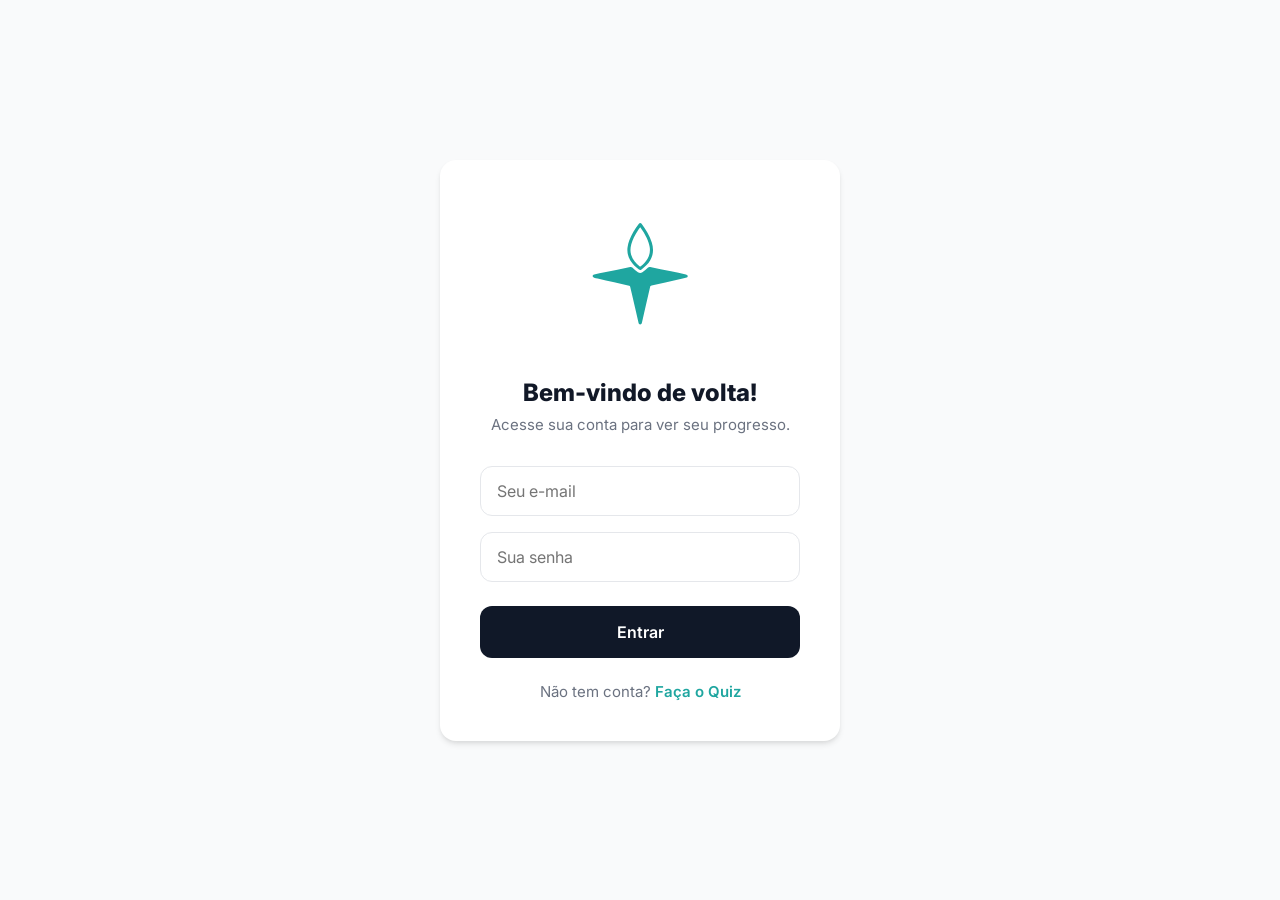
<file: login.html>
<!DOCTYPE html>
<html lang="pt-BR">
<head>
    <meta charset="UTF-8">
    <meta name="viewport" content="width=device-width, initial-scale=1.0">
    <title>NutriAI - Login</title>
    <link rel="stylesheet" href="css/styles.css">
    <link href="https://fonts.googleapis.com/css2?family=Inter:wght@400;600;700;800&display=swap" rel="stylesheet">
    <style>
        body {
            background-color: #F9FAFB;
            display: flex;
            align-items: center;
            justify-content: center;
            min-height: 100vh;
            margin: 0;
            font-family: 'Inter', sans-serif;
        }
        .login-card {
            background: white;
            padding: 40px;
            border-radius: 16px;
            box-shadow: 0 4px 6px -1px rgba(0, 0, 0, 0.1), 0 2px 4px -1px rgba(0, 0, 0, 0.06);
            width: 100%;
            max-width: 400px;
            text-align: center;
        }
        .login-card img {
            width: 150px;
            margin-bottom: 24px;
        }
        .login-card h2 {
            margin-top: 0;
            color: #111827;
            font-size: 24px;
            margin-bottom: 8px;
        }
        .login-card p {
            color: #6B7280;
            margin-bottom: 32px;
            font-size: 15px;
        }
        .input-group {
            display: flex;
            flex-direction: column;
            gap: 16px;
            margin-bottom: 24px;
        }
        .input-group input {
            padding: 14px 16px;
            border-radius: 12px;
            border: 1.5px solid #E5E7EB;
            font-size: 16px;
            outline: none;
            transition: border-color 0.2s;
            font-family: 'Inter', sans-serif;
        }
        .input-group input:focus {
            border-color: #4F46E5;
        }
        .alert-error {
            background-color: #FEE2E2;
            color: #B91C1C;
            padding: 12px;
            border-radius: 8px;
            margin-bottom: 24px;
            font-size: 14px;
            font-weight: 600;
        }
    </style>
</head>
<body>

    <div class="login-card">
        <img src="assets/logo.svg" alt="NutriAI Logo">
        <h2>Bem-vindo de volta!</h2>
        <p>Acesse sua conta para ver seu progresso.</p>

        <script>
            const urlParams = new URLSearchParams(window.location.search);
            const error = urlParams.get('error');
            if (error === 'CredenciaisInvalidas') {
                document.write('<div class="alert-error">E-mail ou senha incorretos.</div>');
            } else if (error === 'NãoAutenticado') {
                document.write('<div class="alert-error">Você precisa fazer login para acessar o app.</div>');
            }
        </script>

        <form action="Controller/api.php?action=login" method="POST">
            <div class="input-group">
                <input type="email" name="email" placeholder="Seu e-mail" required>
                <input type="password" name="senha" placeholder="Sua senha" required>
            </div>
            <button type="submit" class="btn-primary" style="width: 100%;">Entrar</button>
        </form>

        <div style="margin-top: 24px;">
            <p class="login-text" style="margin: 0;">Não tem conta? <a href="index.html">Faça o Quiz</a></p>
        </div>
    </div>

</body>
</html>
</file>
<file: css/styles.css>
:root {
    --primary: #1FA6A0;
    --primary-light: #E6F6F5;
    --bg-color: #F9FAFB;
    --card-bg: #FFFFFF;
    --text-dark: #0B1426;
    --text-muted: #667085;
    --border-color: #EAECF0;
    --btn-dark: #101828;
    --font-family: 'Inter', sans-serif;
}

@keyframes pulse-glow {
    0% { box-shadow: 0 0 0 0 rgba(31, 166, 160, 0.7); }
    50% { box-shadow: 0 0 15px 5px rgba(31, 166, 160, 0.4); }
    100% { box-shadow: 0 0 0 0 rgba(31, 166, 160, 0); }
}

.glow-effect { animation: pulse-glow 2s infinite; border-color: #1FA6A0 !important; color: #1FA6A0 !important; }

* { margin: 0; padding: 0; box-sizing: border-box; font-family: var(--font-family); -webkit-tap-highlight-color: transparent; }

body { background-color: #E5E5E5; display: flex; justify-content: center; height: 100dvh; }

#app {
    width: 100%; max-width: 480px; background-color: var(--card-bg);
    height: 100dvh; overflow-y: auto; position: relative;
    box-shadow: 0 0 20px rgba(0,0,0,0.1); display: flex; flex-direction: column;
}

.bg-gray { background-color: var(--bg-color) !important; }
.screen { display: none; flex-direction: column; flex: 1; }
.screen.active { display: flex; }

h1, h2 { color: var(--text-dark); font-weight: 800; text-align: center; }
h1 { font-size: 32px; margin-bottom: 12px; }
h2 { font-size: 24px; margin-bottom: 8px; }
.subtitle { color: var(--text-muted); text-align: center; font-size: 14px; margin-bottom: 32px; }

.btn-primary {
    background-color: var(--btn-dark); color: white; width: 100%;
    padding: 16px; border-radius: 12px; border: none; font-size: 16px;
    font-weight: 600; cursor: pointer; transition: opacity 0.2s;
}
.btn-primary:active { opacity: 0.8; }
.bottom-action { padding: 24px; margin-top: auto; background: var(--card-bg); }

#step-welcome { justify-content: space-between; }
.welcome-header { flex: 1; display: flex; flex-direction: column; align-items: center; padding: 24px 24px 0 24px; min-height: 0; }
.illustration-placeholder { 
    width: 100%; max-width: 250px; flex: 1; max-height: 220px; min-height: 120px; 
    background: #F0FDF8; border: 1px solid var(--primary-light); border-radius: 24px; 
    margin-top: 24px; margin-bottom: 24px; display: flex; align-items: flex-end; justify-content: center; padding-bottom: 24px;
}
.lang-selector { align-self: flex-end; position: relative; }
.lang-badge {
    background: var(--card-bg); border: 1px solid var(--border-color); padding: 10px 18px; 
    border-radius: 24px; font-size: 14px; font-weight: 700; color: var(--text-dark); cursor: pointer;
    display: flex; align-items: center; transition: background 0.2s;
}
.lang-badge:active { background: var(--bg-color); }
.lang-menu {
    position: absolute; top: 100%; right: 0; margin-top: 8px; background: var(--card-bg);
    border: 1px solid var(--border-color); border-radius: 12px; box-shadow: 0 4px 12px rgba(0,0,0,0.1);
    display: flex; flex-direction: column; overflow: hidden; z-index: 100; min-width: 100px; 
}
.lang-menu.hidden { display: none; }
.lang-menu button { background: none; border: none; padding: 12px 16px; text-align: left; font-size: 14px; font-weight: 600; color: var(--text-dark); cursor: pointer; border-bottom: 1px solid var(--border-color); }
.lang-menu button:last-child { border-bottom: none; }
.welcome-content { padding: 0 24px; text-align: center; }
.login-text { text-align: center; margin-top: 16px; font-size: 14px; color: var(--text-muted); }
.login-text a { color: var(--primary); font-weight: 600; text-decoration: none; }

.top-bar { 
    padding: 20px 24px; display: flex; align-items: center; gap: 16px; 
    position: sticky; top: 0; z-index: 10;
    background: transparent; border-bottom: none;
}
.top-bar::before {
    content: ''; position: absolute; top: 0; left: 0; right: 0; bottom: -24px;
    z-index: -1; pointer-events: none;
    backdrop-filter: blur(12px); -webkit-backdrop-filter: blur(12px);
    -webkit-mask-image: linear-gradient(to bottom, black 50%, transparent 100%);
    mask-image: linear-gradient(to bottom, black 50%, transparent 100%);
}
.back-btn { background: none; border: none; font-size: 24px; color: var(--text-muted); cursor: pointer; }
.text-white { color: white !important; }
.progress-bar { flex: 1; height: 6px; background: var(--border-color); border-radius: 4px; }
.progress { height: 100%; background: var(--primary); border-radius: 4px; transition: width 0.3s ease; }
.content-wrapper { padding: 0 24px 24px 24px; flex: 1; }

.options-group { display: flex; flex-direction: column; gap: 12px; }
.option-card { display: flex; align-items: center; justify-content: space-between; padding: 16px 20px; border: 1px solid var(--border-color); border-radius: 16px; cursor: pointer; transition: all 0.2s; }
.option-card input { display: none; }

.card-text { display: flex; flex-direction: column; gap: 4px; }
.card-description { font-size: 12px; color: var(--text-muted); font-weight: 400; }

.card-icon-content { display: flex; align-items: center; gap: 16px; }
.emoji-icon { width: 44px; height: 44px; border-radius: 50%; display: flex; align-items: center; justify-content: center; font-size: 22px; }
.bg-blue { background-color: #E0F2FE; }
.bg-pink { background-color: #FCE7F3; }
.bg-yellow { background-color: #FEF9C3; }

.card-content { font-weight: 600; color: var(--text-dark); }

.radio-indicator { width: 24px; height: 24px; border: 2px solid var(--border-color); border-radius: 50%; display: flex; align-items: center; justify-content: center; transition: all 0.2s; }
.option-card.selected { background-color: var(--primary-light); border-color: var(--primary-light); }
.option-card.selected .radio-indicator { border-color: var(--primary); background-color: var(--primary); }
.option-card.selected .radio-indicator::after { content: '✓'; color: white; font-size: 14px; font-weight: bold; }

.picker-container { position: relative; height: 250px; margin: 40px auto; width: 140px; overflow: hidden; -webkit-mask-image: linear-gradient(to bottom, transparent 0%, black 25%, black 75%, transparent 100%); mask-image: linear-gradient(to bottom, transparent 0%, black 25%, black 75%, transparent 100%); }
.picker-frame { position: absolute; top: 50%; left: 0; width: 100%; height: 70px; transform: translateY(-50%); border: 3px solid var(--primary); border-radius: 16px; pointer-events: none; z-index: 2; }
.scroll-picker { height: 100%; overflow-y: scroll; scroll-snap-type: y mandatory; scrollbar-width: none; padding: 90px 0; }
.scroll-picker::-webkit-scrollbar { display: none; }
.picker-item { height: 70px; display: flex; align-items: center; justify-content: center; font-size: 32px; font-weight: 800; color: var(--border-color); scroll-snap-align: center; transition: all 0.2s ease-out; }
.picker-item.active { color: var(--primary); font-size: 56px; }

.weight-display { margin-top: 20px; margin-bottom: 24px; text-align: center; }
#weight-value { font-size: 80px; font-weight: 800; color: var(--primary); line-height: 1; letter-spacing: -2px; }
.weight-unit { font-size: 24px; font-weight: 700; color: #D0D5DD; margin-left: 8px; }
.ruler-container { position: relative; width: 100%; height: 100px; overflow: hidden; -webkit-mask-image: linear-gradient(to right, transparent 0%, black 30%, black 70%, transparent 100%); mask-image: linear-gradient(to right, transparent 0%, black 30%, black 70%, transparent 100%); }
.ruler-pointer { position: absolute; top: 0; left: 50%; transform: translateX(-50%); width: 2px; height: 60px; background-color: var(--primary); border-radius: 2px; z-index: 2; pointer-events: none; }
.ruler-pointer::before { content: ''; position: absolute; top: -4px; left: -4px; border-left: 5px solid transparent; border-right: 5px solid transparent; border-top: 6px solid var(--primary); }
.scroll-ruler { display: flex; height: 100%; overflow-x: scroll; scroll-snap-type: x mandatory; scrollbar-width: none; padding: 0 calc(50% - 50px); }
.scroll-ruler::-webkit-scrollbar { display: none; }
.ruler-mark { min-width: 100px; height: 100%; position: relative; scroll-snap-align: center; display: flex; justify-content: center; }
.ruler-mark span { position: absolute; top: 30px; font-size: 14px; font-weight: 700; color: var(--border-color); transition: color 0.2s; }
.ruler-mark.active span { color: var(--text-dark); }
.ruler-mark::before { content: ''; position: absolute; bottom: 0; left: 50%; transform: translateX(-50%); width: 2px; height: 40px; background-color: var(--border-color); z-index: 1; }
.ruler-mark::after { content: ''; position: absolute; bottom: 0; left: 0; width: 100%; height: 20px; background-image: repeating-linear-gradient(to right, var(--border-color) 0px, var(--border-color) 2px, transparent 2px, transparent 10px); background-position: center bottom; background-repeat: no-repeat; background-size: 100px 20px; }

.unit-toggle { display: flex; background-color: var(--bg-color); border-radius: 12px; padding: 4px; margin-top: 32px; margin-bottom: 24px; }
.unit-btn { background: transparent; border: none; padding: 10px 24px; border-radius: 8px; font-size: 14px; font-weight: 700; color: var(--text-muted); cursor: pointer; transition: all 0.2s; }
.unit-btn.active { background: var(--card-bg); color: var(--text-dark); box-shadow: 0 2px 4px rgba(0,0,0,0.05); }

.height-layout { display: flex; justify-content: space-between; align-items: center; margin-top: 20px; height: 350px; }
.height-unit-toggle { display: flex; flex-direction: column; background-color: var(--bg-color); border-radius: 12px; padding: 4px; }
.v-unit-btn { background: transparent; border: none; padding: 14px 12px; border-radius: 8px; font-size: 14px; font-weight: 700; color: var(--text-muted); cursor: pointer; transition: all 0.2s; }
.v-unit-btn.active { background: var(--card-bg); color: var(--text-dark); box-shadow: 0 2px 4px rgba(0,0,0,0.05); }
.height-display { text-align: center; flex: 1; }
#height-value { font-size: 70px; font-weight: 800; color: var(--primary); line-height: 1; letter-spacing: -2px; }
.height-unit-label { font-size: 20px; font-weight: 700; color: #D0D5DD; margin-left: 4px; }
.v-ruler-container { position: relative; width: 90px; height: 100%; border: 1px solid var(--border-color); border-radius: 40px; box-shadow: 0 4px 12px rgba(0,0,0,0.02); overflow: hidden; background: var(--card-bg); }
.scroll-v-ruler { height: 100%; overflow-y: scroll; scroll-snap-type: y mandatory; scrollbar-width: none; padding: calc(50% - 6px) 0; -webkit-mask-image: linear-gradient(to bottom, transparent 0%, black 20%, black 80%, transparent 100%); mask-image: linear-gradient(to bottom, transparent 0%, black 20%, black 80%, transparent 100%); }
.scroll-v-ruler::-webkit-scrollbar { display: none; }
.v-ruler-pointer { position: absolute; top: 50%; left: 0; transform: translateY(-50%); width: 100%; height: 2px; background-color: var(--primary); z-index: 2; pointer-events: none; }
.v-ruler-pointer::after { content: ''; position: absolute; top: -5px; right: -2px; border-top: 6px solid transparent; border-bottom: 6px solid transparent; border-right: 8px solid var(--primary); }
.v-ruler-mark { height: 12px; position: relative; scroll-snap-align: center; display: flex; align-items: center; justify-content: flex-end; }
.v-ruler-mark::after { content: ''; width: 15px; height: 2px; background-color: var(--border-color); margin-left: 10px; }
.v-ruler-mark.major::after { width: 25px; background-color: var(--text-muted); }
.v-ruler-mark span { font-size: 12px; font-weight: 700; color: var(--text-muted); display: none; margin-right: 4px; }
.v-ruler-mark.major span { display: block; }

.paywall-bg { background-color: var(--primary); justify-content: space-between; }
.paywall-content { padding: 24px; margin-top: auto; }
.paywall-card { background: white; border-radius: 24px; padding: 32px 24px; text-align: center; box-shadow: 0 -10px 40px rgba(0,0,0,0.1); }
.paywall-card h2 { font-size: 20px; margin-bottom: 16px; }
.price { font-size: 24px; margin-bottom: 24px; }
.light-price { color: var(--text-muted); font-size: 14px; font-weight: 400; }
.btn-unlock { background-color: var(--primary); margin-bottom: 16px; }
.view-plans { display: block; color: var(--text-muted); font-size: 12px; font-weight: 700; text-decoration: none; margin-bottom: 24px; letter-spacing: 1px; cursor: pointer; }
.legal-links { color: var(--border-color); font-size: 12px; color: #D0D5DD; }

.text-danger { color: #F87171; }
.alert-card { border-color: #F87171; background: transparent; }
.alert-textarea { width: 100%; min-height: 100px; padding: 16px; border: 1px solid #F87171; border-radius: 12px; font-size: 14px; color: var(--text-dark); resize: none; outline: none; font-family: var(--font-family); box-shadow: inset 0 2px 4px rgba(0,0,0,0.02); }
.alert-textarea::placeholder { color: #9CA3AF; }
.warning-text { font-size: 10px; font-weight: 800; text-transform: uppercase; margin-top: 8px; line-height: 1.4; }
.hidden { display: none !important; }

/* ==========================================
   MODAL DE PLANOS (NOVO)
   ========================================== */
.plans-modal {
    position: absolute; inset: 0; z-index: 200;
    display: flex; flex-direction: column; justify-content: flex-end;
}
.plans-modal-backdrop {
    position: absolute; inset: 0;
    background: rgba(11, 20, 38, 0.4); 
}
.plans-modal-content {
    position: relative; background: var(--card-bg);
    border-radius: 32px 32px 0 0; padding: 40px 24px 32px 24px;
    z-index: 201; animation: slideUp 0.3s ease-out;
}
@keyframes slideUp {
    from { transform: translateY(100%); }
    to { transform: translateY(0); }
}
.close-plans-btn {
    position: absolute; top: -60px; right: 24px;
    width: 40px; height: 40px; border-radius: 50%;
    background: white; border: none; font-size: 18px;
    font-weight: bold; color: var(--text-dark);
    cursor: pointer; box-shadow: 0 4px 12px rgba(0,0,0,0.1);
    display: flex; align-items: center; justify-content: center;
}
.plans-options-container {
    display: flex; flex-direction: column; gap: 16px; margin-bottom: 24px;
}
.plan-option {
    position: relative; display: flex; justify-content: space-between; align-items: center;
    padding: 24px 20px; border: 2px solid var(--border-color); border-radius: 20px;
    cursor: pointer; transition: all 0.2s;
}
.plan-option input { display: none; }
.plan-option.selected { border-color: black; }

.plan-badge {
    position: absolute; top: 0; left: 50%; transform: translate(-50%, -50%);
    background: black; color: white; font-size: 10px; font-weight: 800;
    padding: 4px 12px; border-radius: 12px; text-transform: uppercase; white-space: nowrap;
}
.plan-left { display: flex; align-items: center; gap: 12px; }
.plan-radio {
    width: 24px; height: 24px; border: 2px solid var(--border-color); border-radius: 50%;
    display: flex; align-items: center; justify-content: center;
}
.plan-option.selected .plan-radio { border-color: black; }
.plan-option.selected .plan-radio::after {
    content: ''; width: 10px; height: 10px; background: black; border-radius: 50%;
}
.plan-title { font-weight: 800; font-size: 16px; color: var(--text-dark); }
.plan-right { display: flex; flex-direction: column; align-items: flex-end; }
.plan-price-value { font-weight: 800; font-size: 16px; color: var(--text-dark); }
.plan-price-period { font-size: 12px; color: var(--text-muted); font-weight: 600; }

/* ==========================================
   TEMA ESCURO (DARK THEME OVERRIDES)
   ========================================== */
body.dark-theme {
    --bg-color: #030712;
    --card-bg: #1F2937;
    --text-dark: #F3F4F6;
    --text-muted: #9CA3AF;
    --border-color: #374151;
    --btn-dark: #374151;
    --primary-light: #134e4a;
    background-color: #030712;
}
body.dark-theme .app-header, body.dark-theme .top-bar { 
    background: transparent;
}
body.dark-theme .lang-menu { border-color: var(--border-color); }
</file>
<file: css/app.css>
:root {
    --primary: #1FA6A0;
    --primary-light: #E6F6F5;
    --bg-color: #F9FAFB;
    --card-bg: #FFFFFF;
    --text-dark: #0B1426;
    --text-muted: #667085;
    --border-color: #EAECF0;
    --nav-bg: #FFFFFF;
    --font-family: 'Inter', sans-serif;
    
    /* Cores unificadas */
    --yellow: #FACC15;
    --red: #F43F5E;
    --blue: #60A5FA;
}

* { margin: 0; padding: 0; box-sizing: border-box; font-family: var(--font-family); -webkit-tap-highlight-color: transparent; }

body { background-color: #E5E5E5; display: flex; justify-content: center; height: 100dvh; overflow: hidden; }

#app-container {
    width: 100%; max-width: 480px; background-color: var(--bg-color);
    height: 100dvh; position: relative;
    box-shadow: 0 0 20px rgba(0,0,0,0.1); display: flex; flex-direction: column;
}

#main-content {
    flex: 1; overflow-y: auto; overflow-x: hidden; 
    padding-bottom: 120px; /* Impede que a tela seja escondida pela barra flutuante */
}

/* --- ESTRUTURA GLOBAL DAS TELAS --- */
.app-screen { display: none; flex-direction: column; min-height: 100%; animation: fadeIn 0.2s ease-out; }
.app-screen.active { display: flex; }

@keyframes fadeIn {
    from { opacity: 0; transform: translateY(5px); }
    to { opacity: 1; transform: translateY(0); }
}

/* --- CABEÇALHO E TEXTOS GLOBAIS --- */
.app-header {
    display: flex; justify-content: space-between; align-items: center;
    padding: 20px 24px; position: sticky; top: 0; z-index: 10;
    background: transparent; border-bottom: none;
}
.app-header::before {
    content: ''; position: absolute; top: 0; left: 0; right: 0; bottom: -24px;
    z-index: -1; pointer-events: none;
    backdrop-filter: blur(12px); -webkit-backdrop-filter: blur(12px);
    -webkit-mask-image: linear-gradient(to bottom, black 50%, transparent 100%);
    mask-image: linear-gradient(to bottom, black 50%, transparent 100%);
}
.header-left { display: flex; align-items: center; gap: 12px; }
.app-logo { width: 32px; height: 32px; object-fit: contain; }
.app-header h2 { font-size: 20px; font-weight: 800; color: var(--text-dark); margin: 0; }

.icon-btn { background: none; border: none; cursor: pointer; position: relative; color: var(--text-muted); display: flex; align-items: center; justify-content: center; }
.notification-dot { position: absolute; top: 0px; right: 2px; width: 8px; height: 8px; background: var(--red); border-radius: 50%; border: 2px solid var(--bg-color); }

.screen-body { padding: 0 24px 24px 24px; flex: 1; display: flex; flex-direction: column; }
.placeholder-text { text-align: center; color: var(--text-muted); margin-top: 40px; font-size: 14px; }

.section-title { font-size: 20px; font-weight: 800; color: var(--text-dark); margin-bottom: 16px; margin-top: 8px; }
.section-header-row { display: flex; justify-content: space-between; align-items: center; margin-top: 24px; margin-bottom: 16px; }
.section-header-row .section-title { margin: 0; }
.link-action { font-size: 12px; font-weight: 800; color: var(--primary); text-decoration: none; text-transform: uppercase; letter-spacing: 0.5px; }

/* ==========================================
   NOVA BARRA DE NAVEGAÇÃO INFERIOR 
   (ESTILO PÍLULA COM RECORTE TRANSPARENTE REAL)
   ========================================== */
.bottom-nav {
    position: absolute; 
    bottom: 24px; 
    left: 50%; 
    transform: translateX(-50%); 
    width: 92%; 
    max-width: 420px;
    height: 72px;
    display: flex; 
    justify-content: space-between; 
    align-items: center;
    padding: 0 8px; 
    z-index: 100;
    /* Usamos drop-shadow no lugar de box-shadow para que a sombra respeite o contorno do buraco! */
    filter: drop-shadow(0 10px 24px rgba(0,0,0,0.08));
}

/* O fundo branco com o buraco mascarado */
.bottom-nav::before {
    content: '';
    position: absolute;
    inset: 0;
    background: var(--nav-bg);
    border-radius: 36px;
    z-index: -1;
    /* A MÁGICA: Corta fisicamente um círculo transparente (38px de raio) exatamente no centro */
    -webkit-mask: radial-gradient(circle at 50% 12px, transparent 38px, black 39px);
    mask: radial-gradient(circle at 50% 12px, transparent 38px, black 39px);
}

.nav-item {
    background: none; border: none; flex: 1; display: flex; flex-direction: column;
    align-items: center; justify-content: center; gap: 4px; cursor: pointer;
    color: #9CA3AF; transition: color 0.2s; height: 100%;
    z-index: 2;
}

.nav-item svg { width: 24px; height: 24px; transition: transform 0.2s; }
.nav-item span { font-size: 10px; font-weight: 600; }

/* Estado Ativo (Clicado) */
.nav-item.active { color: var(--primary); }
.nav-item.active svg { transform: scale(1.1); }

/* Botão Central (A Câmera dentro do buraco) */
.nav-fab { 
    position: relative; 
    top: -24px; /* Levanta o botão exatamente para o meio do buraco */
    flex: 0 0 76px; 
    height: 76px;
    display: flex;
    align-items: center;
    justify-content: center;
}

.fab-circle {
    width: 58px; 
    height: 58px; 
    border-radius: 50%; 
    background: var(--text-dark); 
    display: flex; align-items: center; justify-content: center;
    box-shadow: 0 8px 20px rgba(0,0,0,0.15); 
    transition: transform 0.2s;
    /* SEM NENHUMA BORDA. O buraco em volta é vazado e mostra o fundo do App */
}

.nav-fab.active .fab-circle { background: var(--primary); }
.nav-fab:active .fab-circle { transform: scale(0.95); }

/* Avatar do Perfil (Último botão) */
.profile-avatar { width: 24px; height: 24px; background: #38BDF8; border-radius: 50%; margin-bottom: 4px; }

/* ==========================================
   MENU EXPANSÍVEL DO BOTÃO CENTRAL (SPEED DIAL)
   ========================================== */

.fab-overlay {
    position: absolute; inset: 0; background: rgba(243, 244, 246, 0.7);
    backdrop-filter: blur(5px); z-index: 95; opacity: 0; pointer-events: none;
    transition: opacity 0.3s;
}
.fab-overlay.show { opacity: 1; pointer-events: auto; }

.fab-menu {
    position: absolute; bottom: 85px; left: 50%; transform: translateX(-50%);
    z-index: 105; display: flex; justify-content: center; pointer-events: none;
}

.fab-action-btn {
    position: absolute; bottom: 0; width: 52px; height: 52px; border-radius: 50%;
    background: var(--text-dark); border: 2px solid var(--bg-color);
    display: flex; align-items: center; justify-content: center;
    box-shadow: 0 4px 12px rgba(0,0,0,0.15); opacity: 0; transform: scale(0) translateY(0);
    transition: all 0.3s cubic-bezier(0.175, 0.885, 0.32, 1.275); pointer-events: none;
    cursor: pointer;
}
.fab-action-btn:active { opacity: 0.7 !important; background-color: var(--primary) !important; }

/* Evita que o click pegue nas formas do ícone causando cancelamento no Firefox */
.fab-action-btn svg { pointer-events: none; }

.fab-menu.show .fab-action-btn { opacity: 1; pointer-events: auto; }

/* A Matemática do Arco Perfeito (Para 3 botões) */
.fab-menu.show .fab-action-btn:nth-child(1) { transform: translate(-75px, -45px) scale(1); transition-delay: 0.0s; }
.fab-menu.show .fab-action-btn:nth-child(2) { transform: translate(0px, -85px) scale(1); transition-delay: 0.05s; }
.fab-menu.show .fab-action-btn:nth-child(3) { transform: translate(75px, -45px) scale(1); transition-delay: 0.1s; }

/* Animação do + virando um X */
.fab-icon-plus { transition: transform 0.3s cubic-bezier(0.175, 0.885, 0.32, 1.275); }
.nav-fab.open .fab-icon-plus { transform: rotate(45deg); }

/* ==========================================
   TEMA ESCURO (DARK THEME OVERRIDES)
   ========================================== */
body.dark-theme {
    --bg-color: #030712;
    --card-bg: #1F2937;
    --text-dark: #F9FAFB;
    --text-muted: #9CA3AF;
    --border-color: #374151;
    --nav-bg: #1F2937;
    --primary-light: #134e4a;
    background-color: #030712;
}
body.dark-theme .app-header { 
    background: transparent;
}
body.dark-theme .bottom-nav::before {
    background: var(--nav-bg); 
}
body.dark-theme .fab-circle { 
    background: var(--primary); 
}
body.dark-theme .fab-icon-plus { 
    stroke: white; 
}
body.dark-theme .fab-action-btn { 
    background-color: var(--primary); 
    border-color: var(--nav-bg); 
}
body.dark-theme .fab-action-btn svg { 
    stroke: white; 
}
</file>
<file: css/dashboard.css>
/* ==========================================
   DASHBOARD SCREEN (Híbrido)
   ========================================== */

:root {
    --bg-grad-top: #F0E8ED;
    --bg-grad-bottom: #F9FAFB;
    --surface-card: #FFFFFF;
    --text-primary: #111827;
    --text-secondary: #6B7280;
    
    --bg-red-light: #FEE2E2;
    --bg-yellow-light: #FEF3C7;
    --bg-blue-light: #DBEAFE;
    --bg-purple-light: #F3E8FF;
    --bg-pink-light: #FCE7F3;
    --bg-orange-light: #FFEDD5;
}

#tab-dashboard { background: linear-gradient(to bottom, var(--bg-grad-top) 0%, var(--bg-grad-bottom) 25%); }

/* Header e Calendário */
.dash-header { 
    display: flex; justify-content: space-between; align-items: center; padding: 20px 24px 16px 24px; 
    position: sticky; top: 0; z-index: 10; 
    background: transparent; border-bottom: none;
}
.dash-header::before {
    content: ''; position: absolute; top: 0; left: 0; right: 0; bottom: -24px;
    z-index: -1; pointer-events: none;
    backdrop-filter: blur(12px); -webkit-backdrop-filter: blur(12px);
    -webkit-mask-image: linear-gradient(to bottom, black 50%, transparent 100%);
    mask-image: linear-gradient(to bottom, black 50%, transparent 100%);
}
.header-brand { display: flex; align-items: center; gap: 8px; }
.app-logo { width: 28px; height: 28px; object-fit: contain; }
.header-brand h2 { font-size: 22px; font-weight: 800; color: var(--text-primary); letter-spacing: -0.5px; margin: 0; }
.streak-badge { background: white; padding: 6px 12px; border-radius: 20px; font-size: 14px; font-weight: 700; color: var(--text-primary); display: flex; align-items: center; gap: 4px; box-shadow: 0 2px 8px rgba(0,0,0,0.05); }

.date-scroller { display: flex; overflow-x: auto; scrollbar-width: none; padding: 0 24px 20px 24px; gap: 16px; }
.date-scroller::-webkit-scrollbar { display: none; }
.date-item { display: flex; flex-direction: column; align-items: center; gap: 8px; flex-shrink: 0; }
.day-name { font-size: 12px; font-weight: 600; color: var(--text-secondary); }
.day-circle { width: 40px; height: 40px; border-radius: 50%; display: flex; align-items: center; justify-content: center; font-size: 14px; font-weight: 700; color: var(--text-primary); border: 2px dashed #D1D5DB; transition: all 0.2s; }
.date-item.active .day-name { color: var(--text-primary); font-weight: 800; }
.date-item.active .day-circle { border: 2px solid var(--text-primary); background: white; }

/* Carrossel de Macros */
.carousel-container { width: 100%; position: relative; }
.carousel-track { display: flex; overflow-x: auto; scroll-snap-type: x mandatory; scrollbar-width: none; }
.carousel-track::-webkit-scrollbar { display: none; }
.carousel-slide { min-width: 100%; scroll-snap-align: start; padding: 0 24px; display: flex; flex-direction: column; gap: 16px; }

.cal-main-card { background: var(--surface-card); border-radius: 28px; padding: 24px; display: flex; justify-content: space-between; align-items: center; box-shadow: 0 8px 30px rgba(0,0,0,0.04); }
.cal-text { display: flex; flex-direction: column; gap: 4px; }
.cal-number { font-size: 36px; font-weight: 800; color: var(--text-primary); line-height: 1; letter-spacing: -1px; }
.cal-label { font-size: 14px; font-weight: 600; color: var(--text-primary); }

.macros-grid { display: grid; grid-template-columns: repeat(3, 1fr); gap: 12px; }
.macro-min-card { background: var(--surface-card); border-radius: 24px; padding: 16px 12px; display: flex; flex-direction: column; box-shadow: 0 8px 30px rgba(0,0,0,0.04); }
.macro-val { font-size: 16px; font-weight: 800; color: var(--text-primary); margin-bottom: 2px; }
.macro-lbl { font-size: 11px; font-weight: 500; color: var(--text-secondary); margin-bottom: 16px; white-space: nowrap; }

/* ==========================================
   OS NOVOS ANÉIS DE SVG (CANTOS ARREDONDADOS E FLUIDOS)
   ========================================== */
.cal-ring-container {
    width: 80px; height: 80px; position: relative;
    display: flex; align-items: center; justify-content: center;
}
.circular-chart-large { position: absolute; inset: 0; width: 100%; height: 100%; transform: rotate(-90deg); }
.circular-chart-large .circle-bg { fill: none; stroke: #F3F4F6; }
.circular-chart-large .circle-progress { fill: none; stroke-linecap: round; transition: stroke-dashoffset 1.2s cubic-bezier(0.16, 1, 0.3, 1); }
.cal-ring-inner { position: relative; z-index: 1; width: 36px; height: 36px; background: #F3F4F6; border-radius: 50%; display: flex; align-items: center; justify-content: center; color: var(--text-primary); }

.macro-icon-wrapper { 
    width: 44px; height: 44px; align-self: center; position: relative; 
    display: flex; align-items: center; justify-content: center; 
}
.circular-chart { position: absolute; inset: 0; width: 100%; height: 100%; transform: rotate(-90deg); }
.circular-chart .circle-bg { fill: none; stroke: #F3F4F6; stroke-width: 4; }
.circular-chart .circle-progress { fill: none; stroke-width: 4; stroke-linecap: round; transition: stroke-dashoffset 1.2s cubic-bezier(0.16, 1, 0.3, 1); }
.macro-icon-inner { position: relative; z-index: 1; display: flex; align-items: center; justify-content: center; width: 28px; height: 28px; border-radius: 50%; font-size: 14px; }

/* Cores de fundo dos emojis */
.bg-red-light { background-color: var(--bg-red-light); }
.bg-yellow-light { background-color: var(--bg-yellow-light); }
.bg-blue-light { background-color: var(--bg-blue-light); }
.bg-purple-light { background-color: var(--bg-purple-light); }
.bg-pink-light { background-color: var(--bg-pink-light); }
.bg-orange-light { background-color: var(--bg-orange-light); }

/* Slide 2 e 3 */
.health-score-card { background: var(--surface-card); border-radius: 28px; padding: 20px; box-shadow: 0 8px 30px rgba(0,0,0,0.04); }
.health-header { display: flex; justify-content: space-between; align-items: center; margin-bottom: 12px; }
.health-header h4 { font-size: 14px; font-weight: 700; color: var(--text-primary); }
.health-bar { width: 100%; height: 6px; background: #F3F4F6; border-radius: 4px; margin-bottom: 12px; overflow: hidden; }
.health-fill { height: 100%; background: var(--text-primary); border-radius: 4px; }
.health-desc { font-size: 12px; color: var(--text-secondary); line-height: 1.5; }

.activity-grid { display: grid; grid-template-columns: 1fr 1fr; gap: 12px; }
.activity-card { background: var(--surface-card); border-radius: 28px; padding: 20px; box-shadow: 0 8px 30px rgba(0,0,0,0.04); display: flex; flex-direction: column; }
.act-header { margin-bottom: 4px; }
.act-number { font-size: 24px; font-weight: 800; color: var(--text-primary); }
.act-total { font-size: 14px; font-weight: 600; color: var(--text-secondary); }
.act-label { font-size: 12px; font-weight: 600; color: var(--text-primary); margin-bottom: auto; }

.water-card { background: var(--surface-card); border-radius: 28px; padding: 16px 20px; box-shadow: 0 8px 30px rgba(0,0,0,0.04); display: flex; justify-content: space-between; align-items: center; }
.water-left { display: flex; align-items: center; gap: 16px; }
.water-icon-large { width: 48px; height: 48px; background: #EFF6FF; border-radius: 16px; display: flex; align-items: center; justify-content: center; font-size: 24px; }
.water-info h4 { font-size: 14px; font-weight: 600; color: var(--text-primary); margin-bottom: 2px; }
.water-info span { font-size: 14px; font-weight: 600; color: var(--text-secondary); }
.water-controls { display: flex; gap: 8px; }
.circle-btn { width: 36px; height: 36px; border-radius: 50%; border: 1px solid var(--text-primary); background: transparent; font-size: 18px; color: var(--text-primary); display: flex; align-items: center; justify-content: center; cursor: pointer; }
.circle-btn.btn-dark { background: var(--text-primary); color: white; }

.carousel-indicators { display: flex; justify-content: center; gap: 8px; margin-top: 16px; }
.dot { width: 6px; height: 6px; border-radius: 50%; background: #D1D5DB; transition: all 0.3s; }
.dot.active { background: var(--text-primary); }

/* ==========================================
   OS SEUS DIFERENCIAIS (RECEITAS E TREINOS)
   ========================================== */
.features-section { padding: 24px; margin-top: 8px; }

/* Atalhos e Botões Estilizados */
.feature-card {
    background: var(--surface-card); border-radius: 24px; padding: 16px 20px;
    display: flex; align-items: center; gap: 16px; box-shadow: 0 8px 30px rgba(0,0,0,0.04);
    cursor: pointer; transition: transform 0.2s; border: 1px solid transparent;
}
.feature-card:active { transform: scale(0.98); border-color: var(--border-color); }

/* Cartão de Receita */
.recipe-image-placeholder {
    width: 56px; height: 56px; border-radius: 16px; background: #F0FDF4;
    display: flex; align-items: center; justify-content: center; font-size: 28px;
}
.recipe-info { flex: 1; display: flex; flex-direction: column; gap: 4px; }
.recipe-title { font-size: 14px; font-weight: 700; color: var(--text-primary); }
.recipe-macros { font-size: 12px; font-weight: 600; color: var(--text-secondary); }
.recipe-tag { font-size: 10px; font-weight: 700; color: var(--primary); background: var(--primary-light); padding: 4px 8px; border-radius: 8px; width: fit-content; margin-top: 4px; }

.action-btn {
    width: 40px; height: 40px; border-radius: 50%; border: 1px solid var(--border-color);
    background: transparent; color: var(--text-primary); display: flex; align-items: center; justify-content: center;
}

/* Cartão de Treino */
.workout-icon-box {
    width: 56px; height: 56px; border-radius: 16px; background: var(--text-primary);
    display: flex; align-items: center; justify-content: center;
}
.play-btn {
    width: 40px; height: 40px; border-radius: 50%; background: var(--text-primary);
    color: white; border: none; display: flex; align-items: center; justify-content: center;
}

/* ==========================================
   SUGESTÕES DO DIA (STACK CARDS - SLIDE 1)
   ========================================== */
.suggestions-stack-container {
    position: relative;
    width: 100%;
    height: 310px; /* Altura exata para acomodar as cartas empilhadas */
    margin-top: 8px;
}

.sug-card {
    position: absolute;
    top: 0; left: 0; right: 0;
    background: var(--surface-card);
    border-radius: 28px;
    box-shadow: 0 12px 40px rgba(0,0,0,0.08);
    transition: all 0.6s cubic-bezier(0.25, 1, 0.5, 1); /* Animação elástica 60fps */
    cursor: pointer;
    border: 1px solid var(--border-color);
    display: flex; flex-direction: column;
}

/* Lógica de Empilhamento (O JS rotaciona essas classes) */
.card-pos-1 { z-index: 3; transform: translate(0, 0) scale(1); opacity: 1; }
/* A carta de trás fica puxada para a esquerda e para baixo, como no seu print */
.card-pos-2 { z-index: 2; transform: translate(-12px, 12px) scale(0.95); opacity: 0.9; } 
.card-pos-3 { z-index: 1; transform: translate(-24px, 24px) scale(0.90); opacity: 0.5; }

/* Visual interno da Carta */
.sug-img {
    width: 100%; height: 160px; object-fit: cover;
    border-radius: 28px 28px 0 0; background: #F3F4F6;
}
.sug-content { padding: 16px 20px; }
.sug-title { 
    font-size: 18px; font-weight: 800; color: var(--text-primary); 
    white-space: nowrap; overflow: hidden; text-overflow: ellipsis; margin-bottom: 8px; 
}
.sug-cals { 
    display: flex; align-items: center; gap: 8px; 
    font-size: 24px; font-weight: 800; color: var(--text-primary); margin-bottom: 12px; 
}
.sug-cals svg { color: var(--text-primary); width: 22px; height: 22px; }
.sug-macros { display: flex; gap: 16px; font-size: 18px; font-weight: 800; color: var(--text-primary); }
.sug-macros span { display: flex; align-items: center; gap: 6px; }

/* ==========================================
   TEMA ESCURO (DARK THEME OVERRIDES)
   ========================================== */
body.dark-theme {
    --bg-grad-top: #2D232C; 
    --bg-grad-bottom: #030712; 
    --surface-card: #1F2937;
    --text-primary: #F3F4F6;
    --text-secondary: #9CA3AF;
}
body.dark-theme .streak-badge { background: var(--surface-card); }
body.dark-theme .dash-header { 
    background: transparent;
}
body.dark-theme .date-item.active .day-circle { background: var(--surface-card); }
body.dark-theme .circular-chart-large .circle-bg, 
body.dark-theme .circular-chart .circle-bg { stroke: #374151; }
body.dark-theme .cal-ring-inner { background: #374151; }
body.dark-theme .health-bar { background: #374151; }
body.dark-theme .water-icon-large { background: #1E3A8A; color: #60A5FA; }
body.dark-theme .circle-btn:not(.btn-dark) { color: #F3F4F6; border-color: #F3F4F6; }
body.dark-theme .sug-img { background: #374151; }
body.dark-theme .action-btn { color: #F3F4F6; }
body.dark-theme .play-btn { color: #030712; background: #F3F4F6; }
body.dark-theme .bg-red-light { background-color: rgba(248, 113, 113, 0.2); }
body.dark-theme .bg-yellow-light { background-color: rgba(251, 191, 36, 0.2); }
body.dark-theme .bg-blue-light { background-color: rgba(96, 165, 250, 0.2); }
body.dark-theme .bg-purple-light { background-color: rgba(192, 132, 252, 0.2); }
body.dark-theme .bg-pink-light { background-color: rgba(244, 114, 182, 0.2); }
body.dark-theme .bg-orange-light { background-color: rgba(251, 146, 60, 0.2); }
</file>
<file: css/workout.css>
/* ==========================================
   WORKOUT SCREEN STYLES
   ========================================== */

/* Cartão Herói (Resumo do Treino) */
.workout-hero-card {
    background: linear-gradient(145deg, #111827 0%, #1F2937 100%);
    border-radius: 28px; padding: 28px 24px; color: white;
    box-shadow: 0 12px 32px rgba(17, 24, 39, 0.15); margin-bottom: 12px;
    display: flex; flex-direction: column; position: relative; overflow: hidden;
    height: 100%; /* Para alinhar as alturas no carrossel */
}

/* Detalhe de fundo (firula visual premium) */
.workout-hero-card::after {
    content: ''; position: absolute; top: -50px; right: -30px;
    width: 150px; height: 150px; border-radius: 50%;
    background: radial-gradient(circle, var(--primary) 0%, transparent 70%);
    opacity: 0.15; pointer-events: none;
}

.hero-top { margin-bottom: 16px; position: relative; z-index: 1; }
.ai-badge {
    background: rgba(255, 255, 255, 0.1); border: 1px solid rgba(255, 255, 255, 0.1);
    padding: 6px 12px; border-radius: 12px; font-size: 10px; font-weight: 700;
    text-transform: uppercase; letter-spacing: 0.5px; backdrop-filter: blur(4px);
}

.hero-title { font-size: 24px; font-weight: 800; margin-bottom: 8px; line-height: 1.2; position: relative; z-index: 1; }
.hero-details { display: flex; align-items: center; gap: 8px; font-size: 13px; color: #9CA3AF; font-weight: 500; margin-bottom: 24px; position: relative; z-index: 1; }
.dot-separator { font-size: 10px; opacity: 0.5; }

.btn-start-workout {
    background: var(--primary); color: white; border: none;
    padding: 16px; border-radius: 16px; font-size: 14px; font-weight: 800;
    text-transform: uppercase; letter-spacing: 1px; cursor: pointer;
    box-shadow: 0 4px 12px rgba(31, 166, 160, 0.3); transition: transform 0.2s;
    position: relative; z-index: 1; margin-top: auto;
}
.btn-start-workout:active { transform: scale(0.98); }

/* ==========================================
   NOVO: CARROSSEL DE TREINOS
   ========================================== */
.workout-carousel-container { position: relative; width: 100%; margin-bottom: 24px; margin-top: 8px; }
.workout-carousel-track { display: flex; overflow-x: auto; scroll-snap-type: x mandatory; scrollbar-width: none; padding-bottom: 8px; gap: 16px; }
.workout-carousel-track::-webkit-scrollbar { display: none; }
.workout-carousel-slide { min-width: 100%; scroll-snap-align: center; flex-shrink: 0; display: flex; flex-direction: column; }

/* Slide 2: Cartão de Gerar Novo Treino */
.generate-card { background: var(--card-bg); border: 2px dashed var(--border-color); box-shadow: none; cursor: pointer; transition: transform 0.2s; }
.generate-card:active { transform: scale(0.98); }
.generate-card::after { display: none; } /* Remove brilho de fundo */
.dark-badge { background: #F3F4F6; color: var(--text-dark); border: none; backdrop-filter: none; }
.btn-dark-outline { background: transparent; color: var(--text-dark); border: 2px solid var(--text-dark); box-shadow: none; }

/* Lista de Exercícios */
.exercise-list-container { display: flex; flex-direction: column; gap: 12px; }
.exercise-card { background: var(--card-bg); border: 1px solid var(--border-color); border-radius: 20px; padding: 16px; display: flex; align-items: center; gap: 16px; box-shadow: 0 4px 12px rgba(0,0,0,0.02); transition: border-color 0.2s; }
.ex-image-box { width: 56px; height: 56px; background: var(--bg-color); border-radius: 12px; display: flex; align-items: center; justify-content: center; color: var(--text-dark); }
.ex-info { flex: 1; display: flex; flex-direction: column; gap: 4px; }
.ex-info h4 { font-size: 14px; font-weight: 700; color: var(--text-dark); line-height: 1.2; }
.ex-info p { font-size: 12px; font-weight: 500; color: var(--text-muted); }
.ex-action-btn { background: none; border: none; color: var(--primary); width: 40px; height: 40px; display: flex; align-items: center; justify-content: flex-end; cursor: pointer; transition: transform 0.2s; }
.ex-action-btn:active { transform: scale(0.9); }

/* ==========================================
   MODAIS / GAVETAS (BOTTOM SHEETS)
   ========================================== */
.modal-overlay { position: absolute; inset: 0; background: rgba(11, 20, 38, 0.6); z-index: 200; display: flex; flex-direction: column; justify-content: flex-end; opacity: 0; pointer-events: none; transition: opacity 0.3s ease; }
.modal-overlay.show { opacity: 1; pointer-events: auto; }
.bottom-sheet { background: var(--bg-color); width: 100%; border-radius: 24px 24px 0 0; padding: 24px; padding-bottom: calc(24px + env(safe-area-inset-bottom)); transform: translateY(100%); transition: transform 0.3s cubic-bezier(0.16, 1, 0.3, 1); max-height: 85vh; display: flex; flex-direction: column; }
.modal-overlay.show .bottom-sheet { transform: translateY(0); }
.sheet-header { display: flex; justify-content: space-between; align-items: center; margin-bottom: 24px; }
.sheet-header h3 { font-size: 18px; font-weight: 800; color: var(--text-dark); margin: 0; }

/* Cartão da Gaveta de Troca */
.alt-exercise-card { cursor: pointer; border: 2px solid transparent; }
.alt-exercise-card:active { border-color: var(--primary); background: var(--primary-light); }
.alt-tag { font-size: 10px; font-weight: 700; color: var(--primary); background: var(--primary-light); padding: 4px 8px; border-radius: 6px; width: fit-content; margin-top: 4px; }

/* ==========================================
   NOVO: FORMULÁRIO DE GERAR TREINO (Inspirado no desenho)
   ========================================== */
.generate-form-container { background: #E5E7EB; border-radius: 24px; padding: 24px; display: flex; flex-direction: column; gap: 16px; }

.week-selector-container { display: flex; justify-content: space-between; gap: 4px; }
.day-circle-btn { width: 36px; height: 36px; border-radius: 50%; background: white; border: none; font-size: 12px; font-weight: 700; color: var(--text-dark); cursor: pointer; transition: all 0.2s; box-shadow: 0 2px 4px rgba(0,0,0,0.05); flex-shrink: 0; }
.day-circle-btn.active { background: var(--text-dark); color: white; }

.equip-selector-container { display: flex; gap: 12px; }
.equip-btn { flex: 1; background: white; border: 2px solid transparent; padding: 14px 8px; border-radius: 16px; font-size: 13px; font-weight: 600; color: var(--text-dark); cursor: pointer; box-shadow: 0 2px 4px rgba(0,0,0,0.05); transition: all 0.2s; }
.equip-btn.active { border-color: var(--text-dark); }

.restrict-btn { width: 100%; background: white; border: none; padding: 16px; border-radius: 16px; font-size: 14px; font-weight: 600; color: var(--text-dark); cursor: pointer; box-shadow: 0 2px 4px rgba(0,0,0,0.05); transition: transform 0.2s; }
.restrict-btn:active { transform: scale(0.98); }

.btn-submit-gen { width: 100%; background: #0B1426; color: white; border: none; padding: 18px; border-radius: 16px; font-size: 16px; font-weight: 700; cursor: pointer; margin-top: 8px; box-shadow: 0 4px 12px rgba(11, 20, 38, 0.2); transition: transform 0.2s; }
.btn-submit-gen:active { transform: scale(0.98); }

#tab-workout {
    background: linear-gradient(to bottom, var(--bg-grad-top, #F0E8ED) 0%, var(--bg-grad-bottom, #F9FAFB) 25%);
    color: var(--text-dark);
}

/* ==========================================
   TEMA ESCURO (DARK THEME OVERRIDES)
   ========================================== */
body.dark-theme .dark-badge { background: #374151; color: var(--text-dark); }
body.dark-theme .btn-dark-outline { color: var(--text-dark); border-color: var(--border-color); }
body.dark-theme .ex-image-box { background: #374151; color: var(--text-dark); }
body.dark-theme .ex-info h4 { color: var(--text-dark); }
body.dark-theme .bottom-sheet { background: var(--card-bg); }
body.dark-theme .sheet-header h3 { color: var(--text-dark); }
body.dark-theme .generate-form-container { background: #1F2937; } 
body.dark-theme .day-circle-btn { background: #374151; color: var(--text-dark); }
body.dark-theme .day-circle-btn.active { background: var(--text-dark); color: #1F2937; }
body.dark-theme .equip-btn { background: #374151; color: var(--text-dark); }
body.dark-theme .equip-btn.active { border-color: var(--text-dark); }
body.dark-theme .restrict-btn { background: #374151; color: var(--text-dark); }
body.dark-theme .btn-submit-gen { background: var(--text-dark); color: #1F2937; }
</file>
<file: css/scanner.css>
/* ==========================================
   SCANNER CAMERA SCREEN STYLES (CAL AI STYLE)
   ========================================== */

#tab-camera.active {
    position: absolute; inset: 0; z-index: 999;
    background-color: #000; display: flex; flex-direction: column;
}

/* O vídeo real da câmera do usuário */
.camera-feed {
    position: absolute; inset: 0; z-index: 1;
    width: 100%; height: 100%; object-fit: cover;
    background: #111827; 
}

/* Interface por cima da câmera */
.camera-ui {
    position: relative; z-index: 2; flex: 1;
    display: flex; flex-direction: column; justify-content: space-between;
    padding: 32px 24px; padding-top: max(32px, env(safe-area-inset-top));
    padding-bottom: max(32px, env(safe-area-inset-bottom));
}

.camera-top-bar { display: flex; justify-content: space-between; align-items: center; }

/* Botões do Topo Escuros/Translúcidos */
.cam-icon-btn {
    width: 44px; height: 44px; border-radius: 50%; border: none;
    display: flex; align-items: center; justify-content: center;
    cursor: pointer; transition: all 0.2s;
}
.cam-icon-btn:active { transform: scale(0.9); }

.dark-cam-btn {
    background: rgba(0, 0, 0, 0.4); backdrop-filter: blur(10px);
}

.outline-cam-btn {
    background: transparent; border: 1px solid rgba(255,255,255,0.5);
    color: white; backdrop-filter: blur(4px);
}
.outline-cam-btn.active {
    background: white; color: black; border-color: white;
}

/* O Visor de Foco (Viewfinder) */
.focus-frame-container { display: flex; flex-direction: column; align-items: center; gap: 16px; margin-top: -40px; }

.focus-frame {
    width: 260px; height: 260px; position: relative;
    /* Removemos a borda fina e deixamos só os cantos */
}

/* Quinas (Corners) do Visor mais suaves e modernas */
.corner { position: absolute; width: 44px; height: 44px; border-color: #FFFFFF; border-style: solid; }
.top-left { top: -2px; left: -2px; border-width: 4px 0 0 4px; border-top-left-radius: 16px; }
.top-right { top: -2px; right: -2px; border-width: 4px 4px 0 0; border-top-right-radius: 16px; }
.bottom-left { bottom: -2px; left: -2px; border-width: 0 0 4px 4px; border-bottom-left-radius: 16px; }
.bottom-right { bottom: -2px; right: -2px; border-width: 0 4px 4px 0; border-bottom-right-radius: 16px; }

.scan-laser {
    position: absolute; left: 0; width: 100%; height: 2px;
    background: var(--primary); box-shadow: 0 0 12px var(--primary);
    animation: scan 2.5s infinite linear; opacity: 0;
}
.scanning .scan-laser { opacity: 1; }

@keyframes scan {
    0% { top: 10%; opacity: 0; }
    10% { opacity: 1; }
    90% { opacity: 1; }
    100% { top: 90%; opacity: 0; }
}

/* ==========================================
   Controles Inferiores (A Pílula e Captura)
   ========================================== */
.camera-bottom-section {
    display: flex; flex-direction: column; gap: 32px; align-items: center; width: 100%;
}

.scanner-mode-pill {
    display: flex; justify-content: space-between; align-items: center;
    background: rgba(255, 255, 255, 0.95); backdrop-filter: blur(10px);
    border-radius: 40px; padding: 8px; width: 100%; max-width: 340px;
}

.mode-btn {
    background: transparent; border: none; color: #6B7280;
    display: flex; align-items: center; justify-content: center; gap: 6px;
    padding: 10px 16px; border-radius: 30px; cursor: pointer; transition: all 0.2s;
}

.mode-btn.active {
    background: #FFFFFF; color: #111827; box-shadow: 0 2px 10px rgba(0,0,0,0.08); font-weight: 700;
}

.mode-btn span { font-size: 13px; white-space: nowrap; }
.mode-btn:not(.active) span { display: none; } /* Oculta texto se não for ativo, mantendo só o ícone */

.camera-capture-row {
    display: flex; justify-content: space-between; align-items: center; width: 100%; padding: 0 16px;
}

.capture-btn {
    width: 76px; height: 76px; border-radius: 50%; background: transparent;
    border: 3px solid white; display: flex; align-items: center; justify-content: center;
    cursor: pointer; transition: transform 0.2s;
}
.capture-btn-inner { width: 62px; height: 62px; border-radius: 50%; background: white; transition: all 0.2s; }
.capture-btn:active .capture-btn-inner { transform: scale(0.9); }

/* Tela de Processamento Escura */
.analyzing-overlay {
    position: absolute; inset: 0; background: rgba(0, 0, 0, 0.85); z-index: 10;
    display: flex; flex-direction: column; align-items: center; justify-content: center;
    opacity: 0; pointer-events: none; transition: opacity 0.3s; backdrop-filter: blur(8px);
}
.analyzing-overlay.show { opacity: 1; pointer-events: auto; }

.ai-spinner { animation: spin 1s linear infinite; }
.ai-spinner svg { width: 48px; height: 48px; }
@keyframes spin { 100% { transform: rotate(360deg); } }

.text-white { color: white; }
.text-gray-400 { color: #9CA3AF; }
.text-sm { font-size: 14px; }
.mt-16 { margin-top: 16px; }
.mt-8 { margin-top: 8px; }
</file>
<file: css/progress.css>
/* ==========================================
   PROGRESS SCREEN STYLES (LIGHT MODE)
   ========================================== */

#tab-progress {
    /* Puxa o mesmo gradiente de fundo da tela de Início (suportando light e dark mode) */
    background: linear-gradient(to bottom, var(--bg-grad-top, #F0E8ED) 0%, var(--bg-grad-bottom, #F9FAFB) 25%);
    color: var(--text-dark);
}

.progress-header {
    padding: 24px 24px 16px 24px;
    position: sticky; top: 0; z-index: 10;
    background: transparent; border-bottom: none;
}
.progress-header::before {
    content: ''; position: absolute; top: 0; left: 0; right: 0; bottom: -24px;
    z-index: -1; pointer-events: none;
    backdrop-filter: blur(12px); -webkit-backdrop-filter: blur(12px);
    -webkit-mask-image: linear-gradient(to bottom, black 50%, transparent 100%);
    mask-image: linear-gradient(to bottom, black 50%, transparent 100%);
}

.progress-header h2 { font-size: 28px; font-weight: 800; color: var(--text-dark); margin: 0; letter-spacing: -0.5px; }

.progress-body {
    padding: 0 20px 40px 20px;
    display: flex; flex-direction: column; gap: 16px;
    overflow-y: auto;
}

/* Grids e Cartões (Estilo Dashboard Light) */
.progress-grid-2 { display: grid; grid-template-columns: 1fr 1fr; gap: 16px; }

/* 1. MÁGICA DOS CARTÕES QUADRADOS AQUI */
.progress-grid-2 .prog-card {
    min-height: 220px;
    justify-content: center;
}

.prog-card {
    background: var(--card-bg); /* Fundo branco */
    border-radius: 28px; padding: 20px;
    display: flex; flex-direction: column;
    box-shadow: 0 8px 30px rgba(0,0,0,0.04); /* Sombra suave idêntica ao dashboard */
}

.prog-label { font-size: 12px; font-weight: 600; color: var(--text-muted); text-align: center; margin-bottom: 8px; }
.prog-value { font-size: 24px; font-weight: 800; color: var(--text-dark); text-align: center; margin-bottom: 16px; }

/* 2. MÁGICA DA BARRA MAIS GROSSA E COR PRIMÁRIA AQUI */
.prog-bar-bg { width: 100%; height: 12px; background: #F3F4F6; border-radius: 6px; margin-bottom: 12px; }
.prog-bar-fill { height: 100%; background: var(--primary); border-radius: 6px; }

.prog-meta-row { display: flex; justify-content: center; font-size: 11px; color: var(--text-muted); margin-bottom: 16px; }
.prog-meta-row strong { color: var(--text-dark); font-weight: 700; margin-left: 4px; }

.prog-footer-text { font-size: 10px; font-weight: 600; color: #9CA3AF; text-align: center; }

/* Sequência de Fogo */
.flex-center { align-items: center; justify-content: center; }
.fire-icon-wrapper { position: relative; font-size: 56px; line-height: 1; margin-bottom: 12px; filter: drop-shadow(0 4px 12px rgba(245, 158, 11, 0.3)); }
.fire-number { position: absolute; top: 55%; left: 50%; transform: translate(-50%, -50%); font-size: 18px; font-weight: 800; color: #FFFFFF; }
.highlight-orange { color: #F59E0B; }

/* 3. MÁGICA DOS DIAS DA SEMANA MAIORES AQUI */
.week-dots { display: flex; width: 100%; justify-content: space-between; margin-top: 16px; padding: 0 4px; }
.w-dot-col { display: flex; flex-direction: column; align-items: center; gap: 8px; }
.w-dot-col span { font-size: 11px; font-weight: 800; color: var(--text-muted); }
.w-dot { width: 20px; height: 20px; border-radius: 50%; background: #F3F4F6; } /* Bolinhas maiores */

/* ==========================================
   FILTROS EXPANSÍVEIS (SEGMENTED CONTROL)
   ========================================== */
.prog-tabs-bar {
    display: flex;
    background: #F3F4F6; /* Fundo da barra inteira */
    border-radius: 20px;
    padding: 4px;
    gap: 4px;
    margin: 8px 0 16px 0;
    width: 100%;
}

.prog-tab {
    flex: 1; /* Inativos dividem o espaço por igual */
    background: transparent; 
    color: var(--text-muted); 
    border: none;
    padding: 8px 4px; 
    border-radius: 16px; 
    font-size: 12px; 
    font-weight: 700;
    white-space: nowrap; 
    overflow: hidden;
    text-overflow: ellipsis; /* Bota os "..." sozinho se faltar espaço! */
    cursor: pointer; 
    transition: all 0.35s cubic-bezier(0.4, 0, 0.2, 1); /* Animação fluida e elástica */
}

.prog-tab.active {
    flex: 2.2; /* O botão ativo rouba mais do dobro de espaço da barra */
    background: var(--text-dark); 
    color: white; 
    box-shadow: 0 4px 10px rgba(0,0,0,0.1);
}

/* Gráficos e Linhas */
.card-header-row { display: flex; justify-content: space-between; align-items: center; }
.card-title-white { font-size: 16px; font-weight: 700; color: var(--text-dark); }
.prog-badge {
    background: transparent; color: var(--text-muted); border: 1px solid var(--border-color);
    padding: 4px 8px; border-radius: 8px; font-size: 11px; font-weight: 600;
    display: flex; align-items: center; gap: 4px;
}

.chart-container { position: relative; width: 100%; margin-top: 24px; display: flex; flex-direction: column; gap: 24px; margin-bottom: 16px; }
.large-chart { gap: 32px; margin-top: 16px; }
.chart-grid-line { display: flex; align-items: center; gap: 12px; width: 100%; }
.chart-grid-line span { font-size: 11px; color: var(--text-muted); width: 24px; text-align: right; }
.dashed-line { flex: 1; border-bottom: 1px dashed #E5E7EB; } /* Linhas pontilhadas claras */
.chart-solid-line { position: absolute; left: 36px; right: 0; height: 2px; background: var(--text-dark); z-index: 2; border-radius: 1px; }

.x-axis-labels { display: flex; justify-content: space-between; padding-left: 36px; margin-top: -8px; }
.x-axis-labels span { font-size: 11px; color: var(--text-muted); }

.motivational-text { font-size: 11px; font-weight: 700; color: #10B981; text-align: center; margin-top: 16px; }

/* Cartão de Fotos */
.section-title-prog { font-size: 16px; font-weight: 700; color: var(--text-dark); margin-top: 8px; margin-bottom: -4px;}
.photo-card { flex-direction: row; gap: 16px; }
.photo-icon-box { width: 56px; height: 72px; background: #F3F4F6; border-radius: 12px; display: flex; align-items: center; justify-content: center; }
.photo-info { flex: 1; display: flex; flex-direction: column; gap: 8px; }
.photo-info p { font-size: 12px; color: var(--text-muted); line-height: 1.4; font-weight: 500; }
.btn-prog-action { background: transparent; border: 1px solid var(--border-color); color: var(--text-dark); padding: 8px 16px; border-radius: 20px; font-size: 12px; font-weight: 700; width: fit-content; cursor: pointer; }

/* Calorias */
.calories-val { font-size: 32px; font-weight: 800; color: var(--text-dark); display: flex; align-items: baseline; gap: 4px; line-height: 1; }
.calories-val span { font-size: 14px; font-weight: 600; color: var(--text-muted); }
.chart-legend { display: flex; justify-content: center; gap: 16px; margin-top: 16px; }
.legend-item { font-size: 11px; font-weight: 600; color: var(--text-dark); display: flex; align-items: center; gap: 4px; }
.lg-icon { font-size: 14px; }

/* Cartão IMC */
.imc-value-row { display: flex; align-items: baseline; gap: 8px; margin-bottom: 24px; }
.imc-number { font-size: 32px; font-weight: 800; color: var(--text-dark); line-height: 1; }
.imc-desc { font-size: 12px; font-weight: 500; color: var(--text-muted); }
.imc-badge { padding: 4px 8px; border-radius: 6px; font-size: 11px; font-weight: 700; }
.blue-badge { background: #0EA5E9; color: white; }

/* Barra Gradiente do IMC */
.imc-gradient-bar-container { position: relative; width: 100%; height: 24px; margin-bottom: 16px; }
.imc-gradient-bar { 
    width: 100%; height: 6px; border-radius: 3px; position: absolute; top: 50%; transform: translateY(-50%);
    background: linear-gradient(to right, #0EA5E9 0%, #10B981 33%, #F59E0B 66%, #EF4444 100%);
}
.imc-marker {
    position: absolute; top: 0; width: 3px; height: 100%; background: var(--text-dark); border-radius: 2px;
    box-shadow: 0 0 4px rgba(255,255,255,0.8);
}

.imc-legend { display: flex; justify-content: space-between; }
.imc-legend span { font-size: 10px; font-weight: 600; color: var(--text-muted); display: flex; align-items: center; gap: 4px; }
.dot-c { width: 6px; height: 6px; border-radius: 50%; }

/* ==========================================
   TEMA ESCURO (DARK THEME OVERRIDES)
   ========================================== */
body.dark-theme .prog-bar-bg { background: #374151; }
body.dark-theme .progress-header { 
    background: transparent;
}
body.dark-theme .w-dot { background: #374151; }
body.dark-theme .prog-tabs-bar { background: #1F2937; }
body.dark-theme .prog-tab.active { background: #374151; color: white; box-shadow: 0 4px 10px rgba(0,0,0,0.5); }
body.dark-theme .dashed-line { border-bottom-color: #4B5563; }
body.dark-theme .chart-solid-line { background: var(--text-dark); }
body.dark-theme .photo-icon-box { background: #374151; }
body.dark-theme .btn-prog-action { color: var(--text-dark); border-color: var(--border-color); }
body.dark-theme .fire-number { color: #000; }
</file>
<file: css/diet.css>
/* ==========================================
   DIET DATABASE & SEARCH SCREEN
   ========================================== */

.diet-body { gap: 16px; padding-top: 8px; }

/* Barra de Busca */
.search-input-wrapper { position: relative; margin-bottom: 8px; width: 100%; }
.search-icon { position: absolute; left: 16px; top: 50%; transform: translateY(-50%); color: #9CA3AF; }
.food-search-input { 
    width: 100%; background: var(--card-bg); border: 1px solid var(--border-color); 
    padding: 16px 16px 16px 44px; border-radius: 16px; font-size: 16px; 
    font-weight: 600; color: var(--text-dark); outline: none; 
    box-shadow: 0 4px 12px rgba(0,0,0,0.02); transition: border-color 0.2s;
}
.food-search-input:focus { border-color: var(--primary); }
.food-search-input::placeholder { color: #9CA3AF; font-weight: 500; }

/* Lista de Resultados */
.food-results-list { display: flex; flex-direction: column; gap: 12px; overflow-y: auto; flex: 1; padding-bottom: 24px; }
.food-result-card { 
    display: flex; justify-content: space-between; align-items: center; padding: 16px; 
    background: var(--card-bg); border: 1px solid var(--border-color); border-radius: 16px; 
    cursor: pointer; transition: all 0.2s; box-shadow: 0 2px 8px rgba(0,0,0,0.02);
}
.food-result-card:active { border-color: var(--primary); background: var(--primary-light); transform: scale(0.98); }
.food-res-info { display: flex; flex-direction: column; gap: 4px; }
.food-res-name { font-size: 14px; font-weight: 700; color: var(--text-dark); }
.food-res-detail { font-size: 12px; font-weight: 500; color: var(--text-muted); }

/* Seta do cartão de busca */
.btn-arrow-icon { color: #D1D5DB; }

/* ==========================================
   MODAL DE DETALHES NUTRICIONAIS
   ========================================== */
.detail-hero { display: flex; justify-content: space-between; align-items: flex-start; margin-bottom: 24px; }
.detail-title-block { display: flex; flex-direction: column; gap: 4px; }
.detail-name { font-size: 20px; font-weight: 800; color: var(--text-dark); }
.detail-brand { font-size: 13px; font-weight: 600; color: var(--text-muted); }
.detail-cal-block { background: #F3F4F6; padding: 12px 16px; border-radius: 16px; text-align: center; }
.detail-cal-val { font-size: 24px; font-weight: 800; color: var(--text-dark); display: block; line-height: 1; }
.detail-cal-lbl { font-size: 11px; font-weight: 700; color: var(--text-muted); }

/* Grid de Macros */
.detail-macro-grid { display: grid; grid-template-columns: repeat(3, 1fr); gap: 12px; margin-bottom: 24px; }
.dm-card { background: var(--card-bg); border: 1px solid var(--border-color); padding: 16px 12px; border-radius: 16px; text-align: center; display: flex; flex-direction: column; gap: 4px;}
.dm-val { font-size: 18px; font-weight: 800; color: var(--text-dark); }
.dm-lbl { font-size: 11px; font-weight: 600; color: var(--text-muted); }

/* Lista de Micro Nutrientes (Sódio, Fibras, etc) */
.micro-list { display: flex; flex-direction: column; border-top: 1px solid var(--border-color); }
.micro-row { display: flex; justify-content: space-between; padding: 12px 0; border-bottom: 1px solid var(--border-color); font-size: 13px; }
.micro-lbl { color: var(--text-muted); font-weight: 600; }
.micro-val { color: var(--text-dark); font-weight: 800; }
</file>
<file: css/recentes.css>
/* ==========================================
   RECENTES SCREEN STYLES (DIÁRIO / CONSUMIDOS)
   ========================================== */

.recent-summary-hero { display: flex; flex-direction: column; gap: 12px; margin-top: 8px; }

.rs-main-card { 
    background: var(--card-bg); border-radius: 24px; padding: 20px 24px; 
    display: flex; justify-content: space-between; align-items: center; 
    box-shadow: 0 4px 12px rgba(0,0,0,0.03); 
}
.rs-text { display: flex; flex-direction: column; gap: 4px; }
.rs-val { font-size: 32px; font-weight: 800; color: var(--text-dark); line-height: 1; letter-spacing: -1px; }
.rs-lbl { font-size: 13px; font-weight: 700; color: var(--text-dark); }
.rs-icon { 
    width: 64px; height: 64px; border-radius: 50%; border: 4px solid #F3F4F6; 
    display: flex; align-items: center; justify-content: center; color: var(--text-dark); 
}

.rs-macro-row { display: flex; gap: 12px; }
.rs-macro-card { 
    flex: 1; background: var(--card-bg); border-radius: 20px; padding: 16px 12px; 
    display: flex; flex-direction: column; box-shadow: 0 4px 12px rgba(0,0,0,0.03); 
}
.rs-m-val { font-size: 16px; font-weight: 800; color: var(--text-dark); margin-bottom: 2px; }
.rs-m-lbl { font-size: 10px; font-weight: 600; color: var(--text-muted); margin-bottom: 12px; white-space: nowrap; }
.rs-m-icon { 
    width: 32px; height: 32px; border-radius: 50%; align-self: center; 
    display: flex; align-items: center; justify-content: center; font-size: 14px; 
    box-shadow: 0 0 0 1px #F3F4F6; 
}

/* Lista de Comidas Recentes */
.recent-foods-list { display: flex; flex-direction: column; gap: 12px; padding-bottom: 24px; margin-top: 16px; }
.recent-food-card {
    background: var(--card-bg); border-radius: 20px;
    display: flex; height: 100px; box-shadow: 0 4px 12px rgba(0,0,0,0.03);
    overflow: hidden; border: 1px solid var(--border-color);
}
.rf-img-box {
    width: 100px; height: 100%; flex-shrink: 0;
    /* Foto de comida padrão */
    background: url('https://images.unsplash.com/photo-1546069901-ba9599a7e63c?ixlib=rb-4.0.3&auto=format&fit=crop&w=300&q=80') center/cover;
}
.rf-content { padding: 12px 16px; flex: 1; display: flex; flex-direction: column; justify-content: space-between; }
.rf-header { display: flex; justify-content: space-between; align-items: flex-start; }
.rf-title { font-size: 14px; font-weight: 700; color: var(--text-dark); white-space: nowrap; overflow: hidden; text-overflow: ellipsis; max-width: 130px; }
.rf-time { font-size: 11px; font-weight: 600; color: var(--text-muted); }
.rf-cals-row { display: flex; align-items: center; gap: 6px; font-size: 20px; font-weight: 800; color: var(--text-dark); }
.rf-macros { display: flex; gap: 12px; font-size: 11px; font-weight: 700; color: var(--text-muted); }
</file>
<file: css/profile.css>
/* Profile Tab Styles */

.profile-body {
    padding: 0 24px 120px 24px; /* Padding for bottom nav */
    display: flex;
    flex-direction: column;
    gap: 24px;
    background: transparent;
}

.profile-user-card {
    background: var(--card-bg);
    border-radius: 20px;
    padding: 20px;
    display: flex;
    align-items: center;
    gap: 16px;
    box-shadow: 0 2px 10px rgba(0,0,0,0.03);
}

.profile-avatar-large {
    width: 56px;
    height: 56px;
    border-radius: 50%;
    background: #F3F4F6;
    display: flex;
    align-items: center;
    justify-content: center;
    color: #111827;
}

.profile-user-info h3 {
    margin: 0 0 4px 0;
    font-size: 18px;
    font-weight: 600;
    color: #111827;
}

.profile-user-info p {
    margin: 0;
    font-size: 13px;
    color: #6B7280;
}

.profile-section-title {
    font-size: 14px;
    font-weight: 600;
    color: #9CA3AF;
    margin: 0 0 -12px 0;
    text-transform: none;
}

.profile-section-header {
    display: flex;
    justify-content: space-between;
    align-items: flex-end;
    margin-bottom: -12px;
}

.profile-link {
    font-size: 13px;
    font-weight: 600;
    color: #111827;
    text-decoration: none;
}

.profile-menu-card {
    background: var(--card-bg);
    border-radius: 20px;
    padding: 8px 0;
    box-shadow: 0 2px 10px rgba(0,0,0,0.03);
}

.profile-menu-item {
    width: 100%;
    display: flex;
    align-items: center;
    gap: 16px;
    padding: 16px 20px;
    background: transparent;
    border: none;
    font-size: 15px;
    font-weight: 600;
    color: #111827;
    text-align: left;
    cursor: pointer;
    font-family: inherit;
    transition: background 0.2s ease;
}

.profile-menu-item svg {
    color: #111827;
    flex-shrink: 0;
}

.profile-menu-item:active {
    background: #F9FAFB;
}

.profile-divider {
    height: 1px;
    background: #F3F4F6;
    margin: 0 20px;
}

/* Widgets Section */
.profile-widgets-row {
    display: flex;
    gap: 12px;
}

.profile-widget-card {
    background: var(--card-bg);
    border-radius: 20px;
    padding: 16px;
    box-shadow: 0 2px 10px rgba(0,0,0,0.03);
    display: flex;
    flex-direction: column;
    align-items: center;
    justify-content: center;
}

.widget-preview-circle {
    width: 120px;
    height: 120px;
    border-radius: 50%;
    border: 8px solid #F3F4F6;
    display: flex;
    flex-direction: column;
    align-items: center;
    justify-content: center;
    margin-bottom: 16px;
    position: relative;
}

/* Simulate the progress ring slightly */
.widget-preview-circle::after {
    content: '';
    position: absolute;
    top: -8px; left: -8px; right: -8px; bottom: -8px;
    border-radius: 50%;
    border: 8px solid #E5E7EB;
    clip-path: polygon(0 0, 50% 0, 50% 50%, 0 50%);
}

.widget-preview-circle.small-circle {
    width: 90px;
    height: 90px;
    border-width: 6px;
    margin-bottom: 0;
}
.widget-preview-circle.small-circle::after {
    top: -6px; left: -6px; right: -6px; bottom: -6px;
    border-width: 6px;
}

.widget-preview-val {
    font-size: 24px;
    font-weight: 700;
    color: #111827;
    line-height: 1;
    margin-bottom: 4px;
    position: relative;
    z-index: 1;
}

.widget-preview-circle.small-circle .widget-preview-val {
    font-size: 20px;
}

.widget-preview-lbl {
    font-size: 10px;
    color: #9CA3AF;
    font-weight: 600;
    text-transform: uppercase;
    text-align: center;
    max-width: 60px;
    line-height: 1.2;
    position: relative;
    z-index: 1;
}

.widget-preview-btn {
    background: #111827;
    color: #FFFFFF;
    border: none;
    border-radius: 30px;
    padding: 10px 16px;
    font-size: 13px;
    font-weight: 600;
    display: flex;
    align-items: center;
    gap: 8px;
    width: 100%;
    justify-content: center;
    font-family: inherit;
}

.widget-preview-btn span {
    font-size: 16px;
    font-weight: 400;
}

.widget-preview-macros {
    display: flex;
    flex-direction: column;
    gap: 12px;
}

.w-macro-row {
    display: flex;
    align-items: center;
    gap: 8px;
}

.w-macro-icon {
    width: 24px;
    height: 24px;
    border-radius: 50%;
    display: flex;
    align-items: center;
    justify-content: center;
    font-size: 12px;
}

.w-macro-row div {
    display: flex;
    flex-direction: column;
}

.w-macro-row div strong {
    font-size: 13px;
    color: #111827;
    line-height: 1;
}

.w-macro-row div span {
    font-size: 10px;
    color: #9CA3AF;
    line-height: 1.2;
    margin-top: 2px;
}

.profile-version {
    text-align: center;
    font-size: 11px;
    color: #9CA3AF;
    font-weight: 600;
    letter-spacing: 0.5px;
    margin-top: 12px;
    margin-bottom: 24px;
}

/* Sub-screens Header */
.header-with-back {
    display: flex;
    align-items: center;
    gap: 16px;
}

.header-with-back .back-btn {
    margin-left: -8px;
}

/* Sub-screen Personal Details */
.target-weight-card {
    background: var(--card-bg);
    border-radius: 20px;
    padding: 20px;
    display: flex;
    align-items: center;
    justify-content: space-between;
    box-shadow: 0 2px 10px rgba(0,0,0,0.03);
}

.target-lbl {
    font-size: 13px;
    color: #9CA3AF;
    margin: 0 0 4px 0;
}

.target-val {
    font-size: 24px;
    font-weight: 700;
    color: #111827;
    margin: 0;
}

.btn-outline-small {
    background: transparent;
    border: 1px solid #E5E7EB;
    border-radius: 12px;
    padding: 8px 16px;
    font-size: 13px;
    font-weight: 600;
    color: #111827;
    cursor: pointer;
}

.profile-edit-item {
    display: flex;
    align-items: center;
    justify-content: space-between;
    padding: 16px 20px;
    background: transparent;
}

.edit-item-info {
    display: flex;
    flex-direction: column;
    gap: 4px;
}

.edit-item-info span {
    font-size: 13px;
    color: #9CA3AF;
}

.edit-item-info strong {
    font-size: 15px;
    color: #111827;
    font-weight: 600;
}

.icon-edit-btn {
    background: transparent;
    border: none;
    font-size: 18px;
    color: #9CA3AF;
    cursor: pointer;
    padding: 8px;
}

/* Preferences */
.pref-item {
    display: flex;
    align-items: center;
    justify-content: space-between;
    padding: 16px 20px;
    background: transparent;
}

.pref-item > span {
    font-size: 15px;
    font-weight: 600;
    color: #111827;
}

.pref-select {
    background: transparent;
    border: none;
    font-size: 15px;
    color: #6B7280;
    text-align: right;
    outline: none;
    font-family: inherit;
    -webkit-appearance: none;
    appearance: none;
    cursor: pointer;
}

/* Toggle Switch */
.toggle-switch {
    position: relative;
    display: inline-block;
    width: 44px;
    height: 24px;
}

.toggle-switch input {
    opacity: 0;
    width: 0;
    height: 0;
}

.slider.round {
    border-radius: 24px;
}

.slider {
    position: absolute;
    cursor: pointer;
    top: 0; left: 0; right: 0; bottom: 0;
    background-color: #E5E7EB;
    transition: .4s;
}

.slider.round:before {
    border-radius: 50%;
}

.slider:before {
    position: absolute;
    content: "";
    height: 18px;
    width: 18px;
    left: 3px;
    bottom: 3px;
    background-color: white;
    transition: .4s;
    box-shadow: 0 1px 3px rgba(0,0,0,0.1);
}

input:checked + .slider {
    background-color: #111827;
}

input:checked + .slider:before {
    transform: translateX(20px);
}

/* Modal Language Center */
.modal-center-card {
    background: white;
    width: 90%;
    max-width: 340px;
    border-radius: 24px;
    overflow: hidden;
    margin: auto; /* To center in modal-overlay if it uses display:flex */
    display: flex;
    flex-direction: column;
    max-height: 80vh;
}

/* Modal overlay for center cards */
.modal-overlay.center-modal {
    justify-content: center;
    align-items: center;
}
.modal-overlay.center-modal .modal-center-card {
    transform: scale(0.9);
    transition: transform 0.3s cubic-bezier(0.16, 1, 0.3, 1);
}
.modal-overlay.center-modal.show .modal-center-card {
    transform: scale(1);
}

.modal-card-header {
    display: flex;
    justify-content: space-between;
    align-items: center;
    padding: 20px;
    border-bottom: 1px solid #F3F4F6;
}

.modal-card-header h3 {
    margin: 0;
    font-size: 18px;
    font-weight: 700;
    color: #111827;
}

.lang-list {
    display: flex;
    flex-direction: column;
    overflow-y: auto;
    padding: 12px 0;
}

.lang-option {
    display: flex;
    align-items: center;
    padding: 16px 20px;
    background: transparent;
    border: none;
    gap: 16px;
    font-size: 16px;
    font-weight: 500;
    color: #111827;
    cursor: pointer;
    text-align: left;
}

.lang-option:active {
    background: #F9FAFB;
}

.lang-flag {
    font-size: 24px;
}

.lang-option.active {
    background: #F9FAFB;
    color: #111827;
    font-weight: 600;
}

.lang-option .check-icon {
    margin-left: auto;
    color: #111827;
    opacity: 0;
}
.lang-option.active .check-icon {
    opacity: 1;
}

#tab-profile {
    background: linear-gradient(to bottom, var(--bg-grad-top, #F0E8ED) 0%, var(--bg-grad-bottom, #F9FAFB) 25%);
    color: var(--text-dark);
}

/* ==========================================
   TEMA ESCURO (DARK THEME OVERRIDES)
   ========================================== */
body.dark-theme .profile-user-info h3,
body.dark-theme .profile-link,
body.dark-theme .profile-menu-item,
body.dark-theme .widget-preview-val,
body.dark-theme .w-macro-row div strong,
body.dark-theme .target-val,
body.dark-theme .edit-item-info strong,
body.dark-theme .pref-item > span,
body.dark-theme .modal-card-header h3,
body.dark-theme .lang-option {
    color: var(--text-dark);
}

body.dark-theme .profile-user-info p { color: var(--text-muted); }
body.dark-theme .profile-menu-item svg { color: var(--text-dark); }
body.dark-theme .widget-preview-btn { background: var(--text-dark); color: var(--card-bg); }

body.dark-theme .profile-avatar-large { background: #374151; color: var(--text-dark); }
body.dark-theme .profile-divider { background: #374151; }
body.dark-theme .widget-preview-circle { border-color: #374151; }
body.dark-theme .widget-preview-circle::after { border-color: #4B5563; }
body.dark-theme .btn-outline-small { color: var(--text-dark); border-color: #4B5563; }
body.dark-theme .slider { background-color: #374151; }
body.dark-theme input:checked + .slider { background-color: var(--text-dark); }
body.dark-theme .modal-center-card { background: var(--card-bg); }
body.dark-theme .modal-card-header { border-color: #374151; }
body.dark-theme .lang-option:active, body.dark-theme .lang-option.active, body.dark-theme .profile-menu-item:active { background: #374151; }

/* ==========================================
   WIDGETS DO EDITOR DE PERFIL (Copiados do Onboarding)
   ========================================== */
.options-group { display: flex; flex-direction: column; gap: 12px; width: 100%; margin-top: 20px; }
.option-card { display: flex; align-items: center; justify-content: space-between; padding: 16px; border: 2px solid var(--border-color); border-radius: 16px; cursor: pointer; transition: all 0.2s; background: var(--card-bg); margin-bottom: 8px;}
.option-card input[type="radio"] { display: none; }
.card-icon-content { display: flex; align-items: center; gap: 16px; }
.emoji-icon { width: 44px; height: 44px; border-radius: 50%; display: flex; align-items: center; justify-content: center; font-size: 22px; }
.bg-blue { background-color: #E0F2FE; }
.bg-pink { background-color: #FCE7F3; }
.bg-yellow { background-color: #FEF9C3; }
.card-content { font-weight: 600; color: var(--text-dark); }
.radio-indicator { width: 24px; height: 24px; border: 2px solid var(--border-color); border-radius: 50%; display: flex; align-items: center; justify-content: center; transition: all 0.2s; }
.option-card:has(input:checked) { background-color: var(--primary-light); border-color: var(--primary-light); }
.option-card:has(input:checked) .radio-indicator { border-color: var(--primary); background-color: var(--primary); }
.option-card:has(input:checked) .radio-indicator::after { content: '✓'; color: white; font-size: 14px; font-weight: bold; }

.picker-container { position: relative; height: 250px; margin: 40px auto; width: 140px; overflow: hidden; -webkit-mask-image: linear-gradient(to bottom, transparent 0%, black 25%, black 75%, transparent 100%); mask-image: linear-gradient(to bottom, transparent 0%, black 25%, black 75%, transparent 100%); }
.picker-frame { position: absolute; top: 50%; left: 0; width: 100%; height: 70px; transform: translateY(-50%); border: 3px solid var(--primary); border-radius: 16px; pointer-events: none; z-index: 2; }
.scroll-picker { height: 100%; overflow-y: scroll; scroll-snap-type: y mandatory; scrollbar-width: none; padding: 90px 0; }
.scroll-picker::-webkit-scrollbar { display: none; }
.picker-item { height: 70px; display: flex; align-items: center; justify-content: center; font-size: 32px; font-weight: 800; color: var(--border-color); scroll-snap-align: center; transition: all 0.2s ease-out; }
.picker-item.active { color: var(--primary); font-size: 56px; }

.weight-display { margin-top: 20px; margin-bottom: 24px; text-align: center; }
#edit-weight-value { font-size: 80px; font-weight: 800; color: var(--primary); line-height: 1; letter-spacing: -2px; }
.weight-unit { font-size: 24px; font-weight: 700; color: #D0D5DD; margin-left: 8px; }
.ruler-container { position: relative; width: 100%; height: 100px; overflow: hidden; -webkit-mask-image: linear-gradient(to right, transparent 0%, black 30%, black 70%, transparent 100%); mask-image: linear-gradient(to right, transparent 0%, black 30%, black 70%, transparent 100%); }
.ruler-pointer { position: absolute; top: 0; left: 50%; transform: translateX(-50%); width: 2px; height: 60px; background-color: var(--primary); border-radius: 2px; z-index: 2; pointer-events: none; }
.ruler-pointer::before { content: ''; position: absolute; top: -4px; left: -4px; border-left: 5px solid transparent; border-right: 5px solid transparent; border-top: 6px solid var(--primary); }
.scroll-ruler { display: flex; height: 100%; overflow-x: scroll; scroll-snap-type: x mandatory; scrollbar-width: none; padding: 0 calc(50% - 50px); }
.scroll-ruler::-webkit-scrollbar { display: none; }
.ruler-mark { min-width: 100px; height: 100%; position: relative; scroll-snap-align: center; display: flex; justify-content: center; }
.ruler-mark span { position: absolute; top: 30px; font-size: 14px; font-weight: 700; color: var(--border-color); transition: color 0.2s; }
.ruler-mark.active span { color: var(--text-dark); }
.ruler-mark::before { content: ''; position: absolute; bottom: 0; left: 50%; transform: translateX(-50%); width: 2px; height: 40px; background-color: var(--border-color); z-index: 1; }
.ruler-mark::after { content: ''; position: absolute; bottom: 0; left: 0; width: 100%; height: 20px; background-image: repeating-linear-gradient(to right, var(--border-color) 0px, var(--border-color) 2px, transparent 2px, transparent 10px); background-position: center bottom; background-repeat: no-repeat; background-size: 100px 20px; }

.unit-toggle { display: flex; background-color: var(--bg-color); border-radius: 12px; padding: 4px; margin-top: 32px; margin-bottom: 24px; }
.unit-btn { background: transparent; border: none; padding: 10px 24px; border-radius: 8px; font-size: 14px; font-weight: 700; color: var(--text-muted); cursor: pointer; transition: all 0.2s; }
.unit-btn.active { background: var(--card-bg); color: var(--text-dark); box-shadow: 0 2px 4px rgba(0,0,0,0.05); }

.height-layout { display: flex; justify-content: space-between; align-items: center; margin-top: 20px; height: 350px; }
.height-unit-toggle { display: flex; flex-direction: column; background-color: var(--bg-color); border-radius: 12px; padding: 4px; }
.v-unit-btn { background: transparent; border: none; padding: 14px 12px; border-radius: 8px; font-size: 14px; font-weight: 700; color: var(--text-muted); cursor: pointer; transition: all 0.2s; }
.v-unit-btn.active { background: var(--card-bg); color: var(--text-dark); box-shadow: 0 2px 4px rgba(0,0,0,0.05); }
.height-display { text-align: center; flex: 1; }
#edit-height-value { font-size: 70px; font-weight: 800; color: var(--primary); line-height: 1; letter-spacing: -2px; }
.height-unit-label { font-size: 20px; font-weight: 700; color: #D0D5DD; margin-left: 4px; }
.v-ruler-container { position: relative; width: 90px; height: 100%; border: 1px solid var(--border-color); border-radius: 40px; box-shadow: 0 4px 12px rgba(0,0,0,0.02); overflow: hidden; background: var(--card-bg); }
.scroll-v-ruler { height: 100%; overflow-y: scroll; scroll-snap-type: y mandatory; scrollbar-width: none; padding: calc(50% - 6px) 0; -webkit-mask-image: linear-gradient(to bottom, transparent 0%, black 20%, black 80%, transparent 100%); mask-image: linear-gradient(to bottom, transparent 0%, black 20%, black 80%, transparent 100%); }
.scroll-v-ruler::-webkit-scrollbar { display: none; }
.v-ruler-pointer { position: absolute; top: 50%; left: 0; transform: translateY(-50%); width: 100%; height: 2px; background-color: var(--primary); z-index: 2; pointer-events: none; }
.v-ruler-pointer::after { content: ''; position: absolute; top: -5px; right: -2px; border-top: 6px solid transparent; border-bottom: 6px solid transparent; border-right: 8px solid var(--primary); }
.v-ruler-mark { height: 12px; position: relative; scroll-snap-align: center; display: flex; align-items: center; justify-content: flex-end; }
.v-ruler-mark::after { content: ''; width: 15px; height: 2px; background-color: var(--border-color); margin-left: 10px; }
.v-ruler-mark.major::after { width: 25px; background-color: var(--text-muted); }
.v-ruler-mark span { font-size: 12px; font-weight: 700; color: var(--text-muted); display: none; margin-right: 4px; }
.v-ruler-mark.major span { display: block; }

/* Dark Mode Suporte */
[data-theme="dark"] .option-card { background: var(--bg-color); border-color: var(--border-color); }
[data-theme="dark"] .card-content { color: var(--text-dark); }
[data-theme="dark"] .ruler-mark.active span { color: var(--text-dark); }
[data-theme="dark"] .v-unit-btn.active, [data-theme="dark"] .unit-btn.active { background: var(--border-color); }

.btn-primary { background-color: #101828; color: white; width: 100%; padding: 16px; border-radius: 12px; border: none; font-size: 16px; font-weight: 600; cursor: pointer; transition: opacity 0.2s; }
.btn-primary:active { opacity: 0.8; }
.bottom-action { position: absolute; bottom: 0; left: 0; z-index: 999; padding: 24px; margin-top: auto; background: var(--card-bg); width: 100%; text-align: center; }
[data-theme="dark"] .btn-primary { border: 1px solid #334155; }


#screen-edit-age .screen-body, #screen-edit-weight .screen-body, #screen-edit-height .screen-body, #screen-edit-gender .screen-body, #screen-edit-objective .screen-body { display: flex; flex-direction: column; height: 100%; }
</file>
